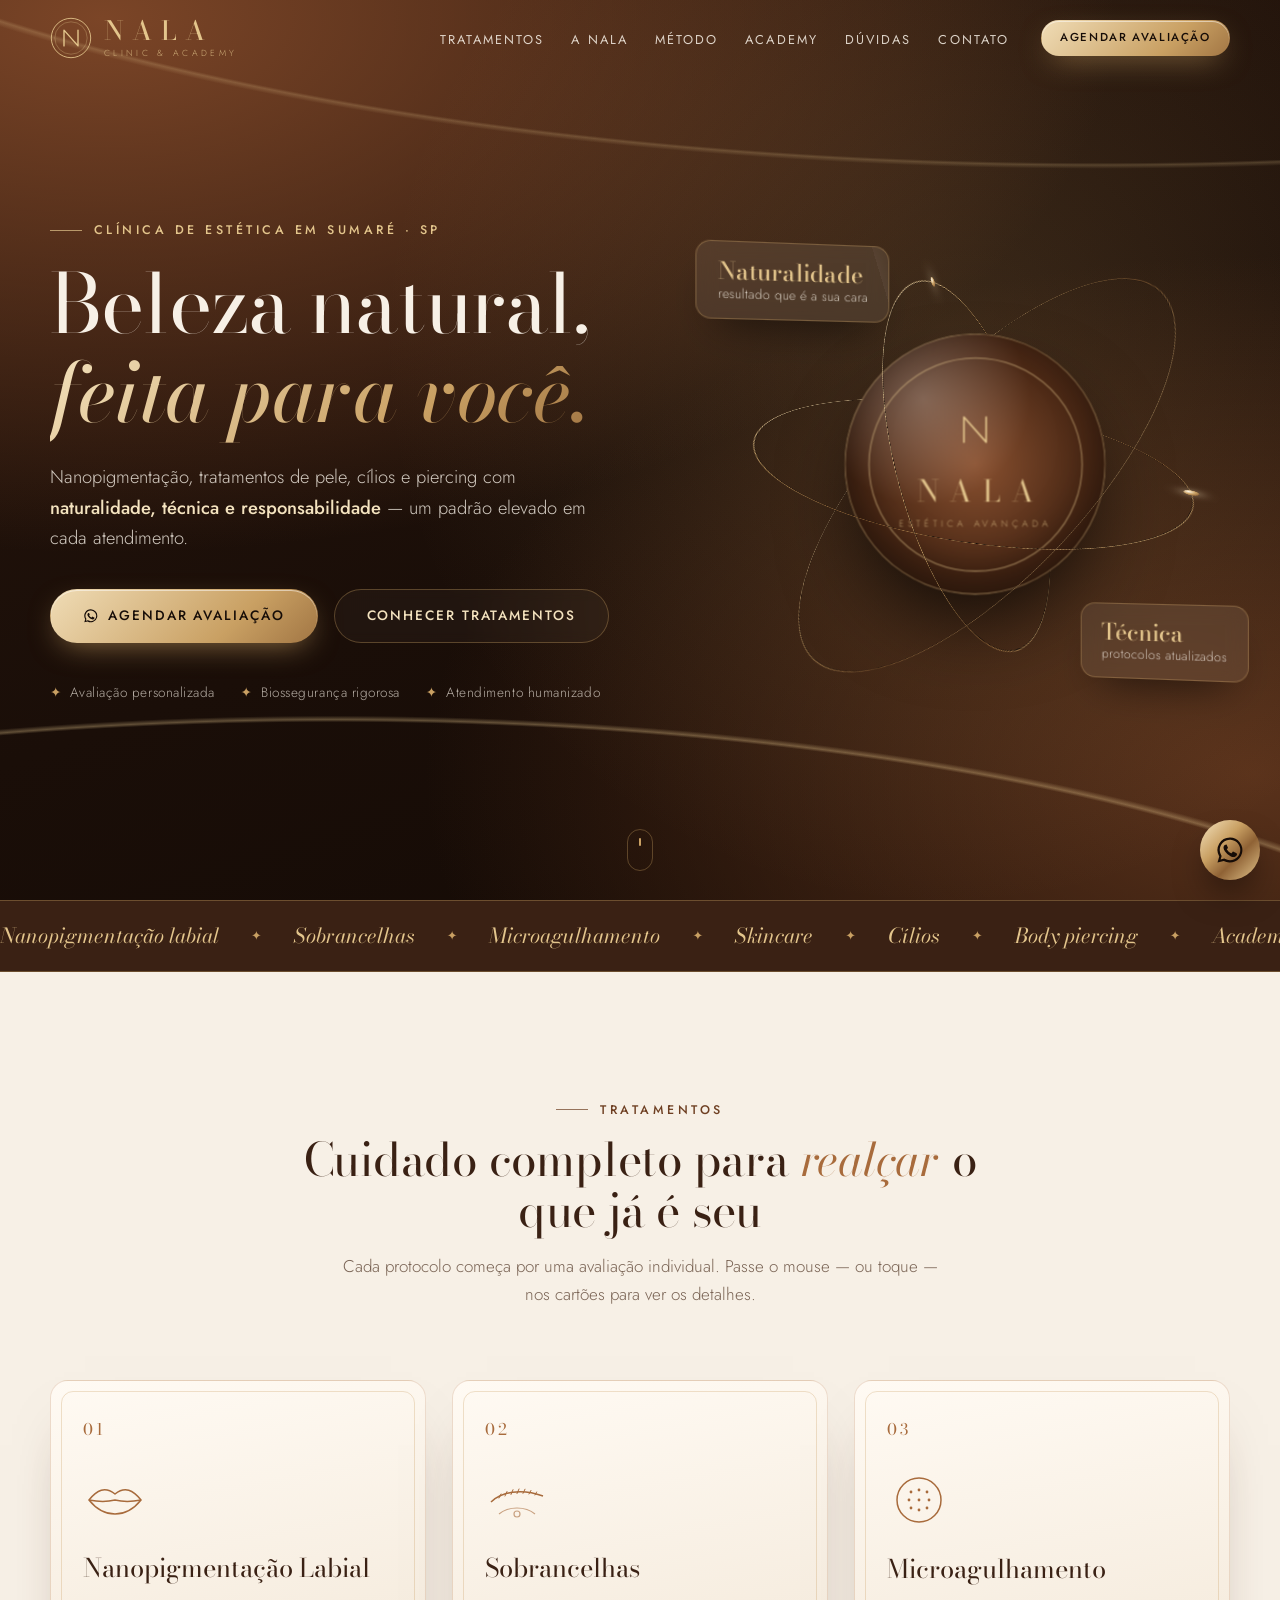
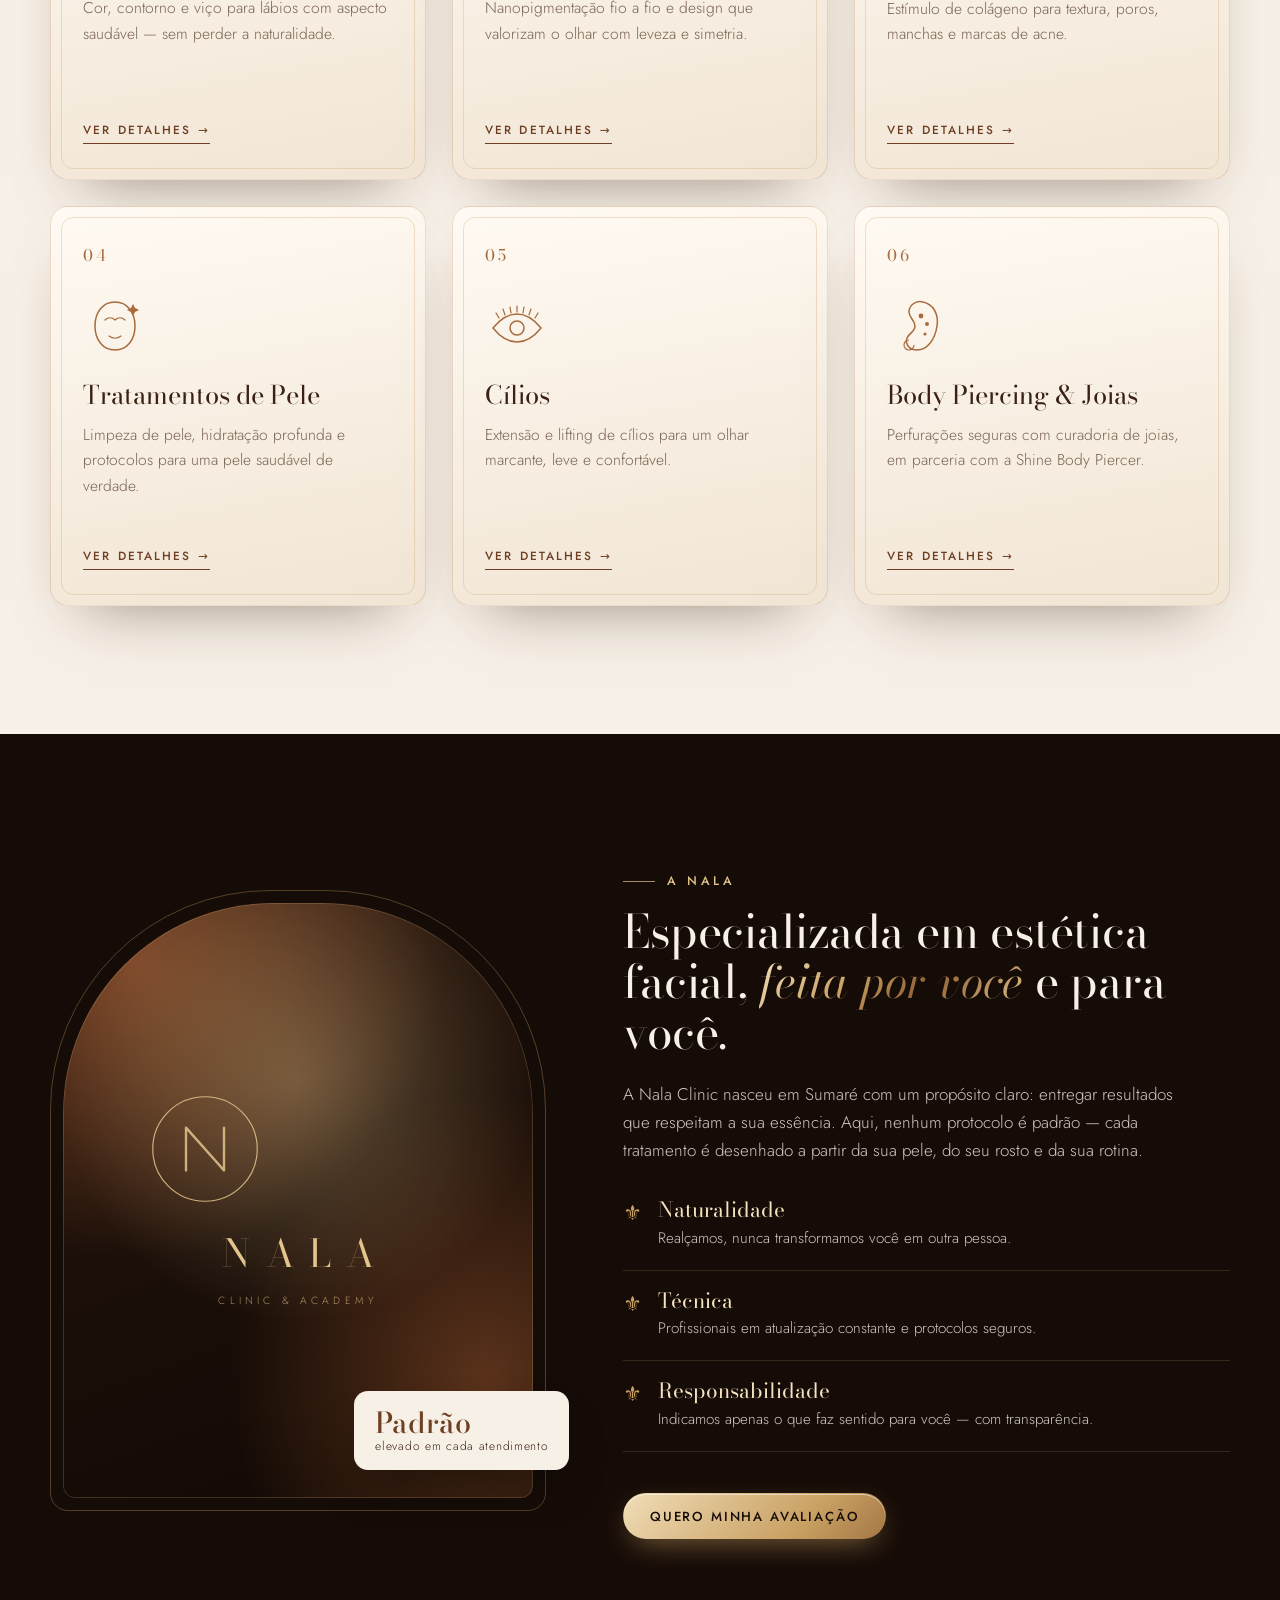
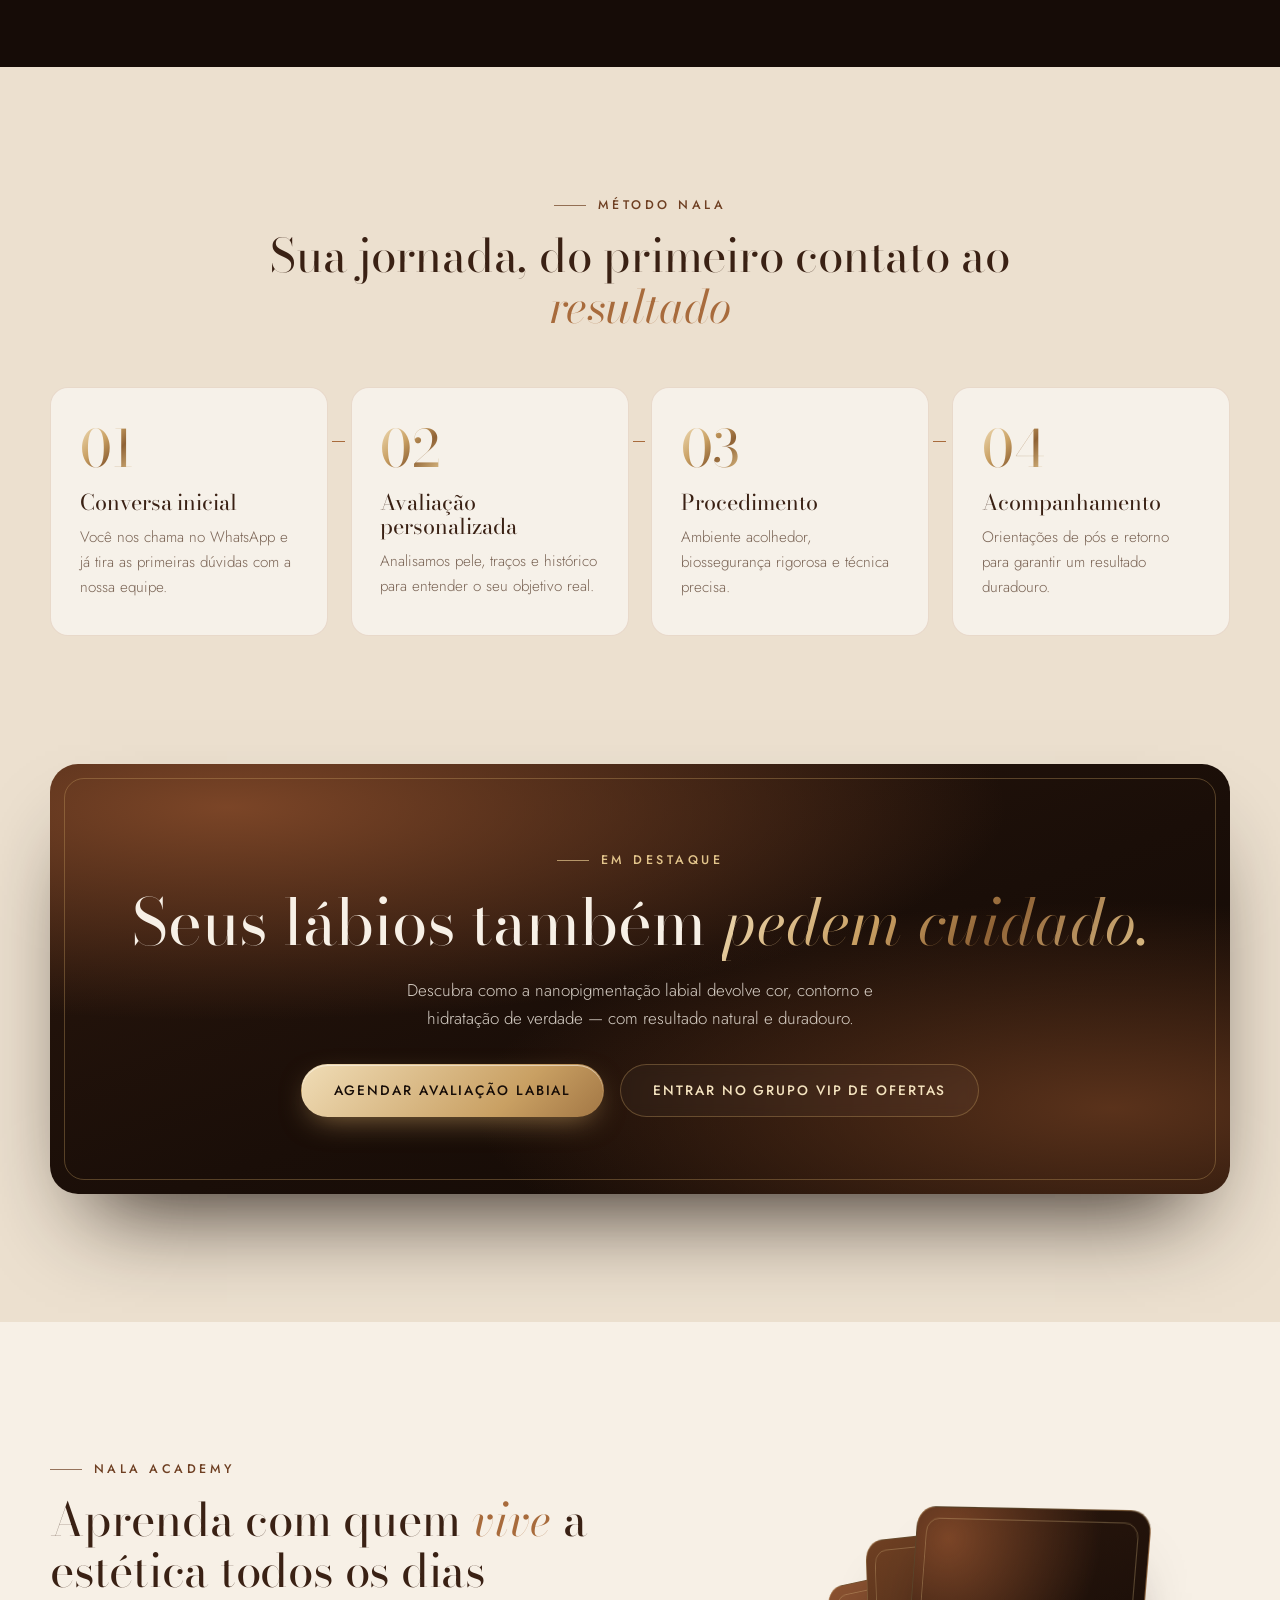
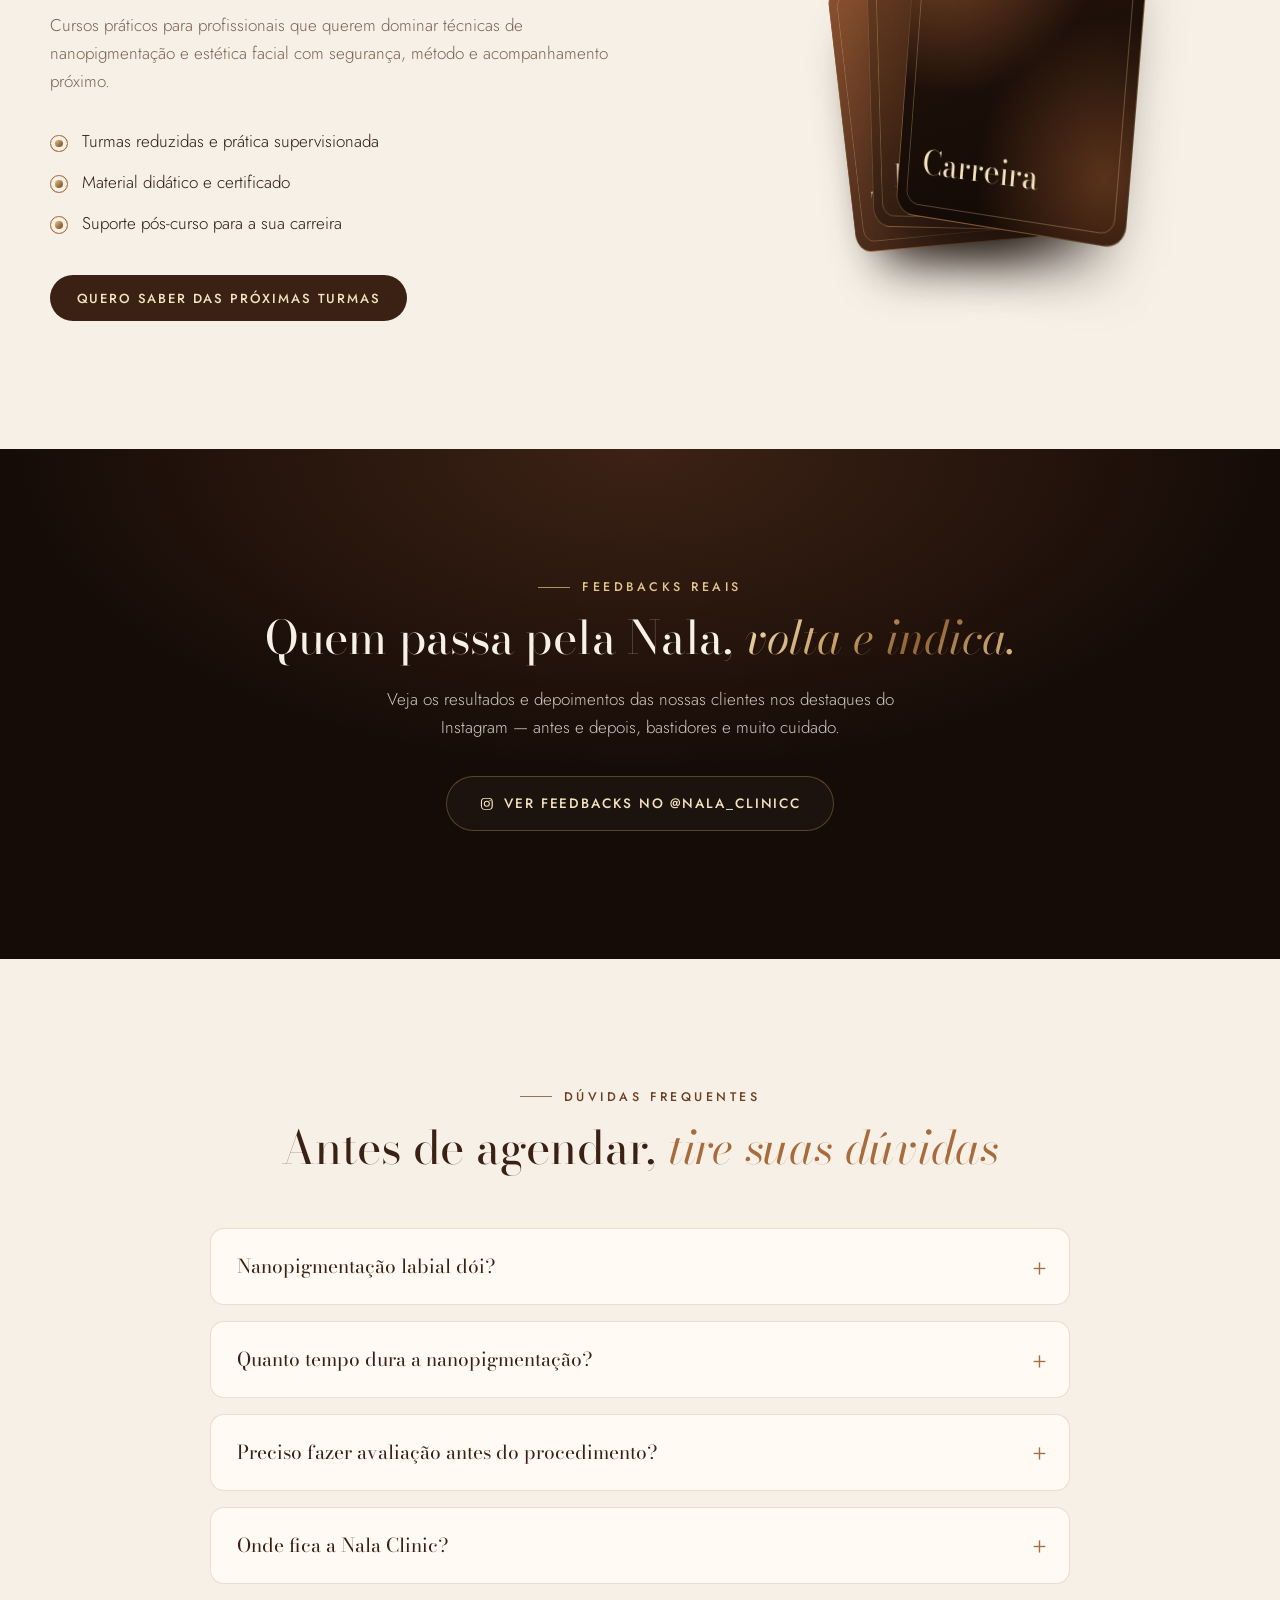
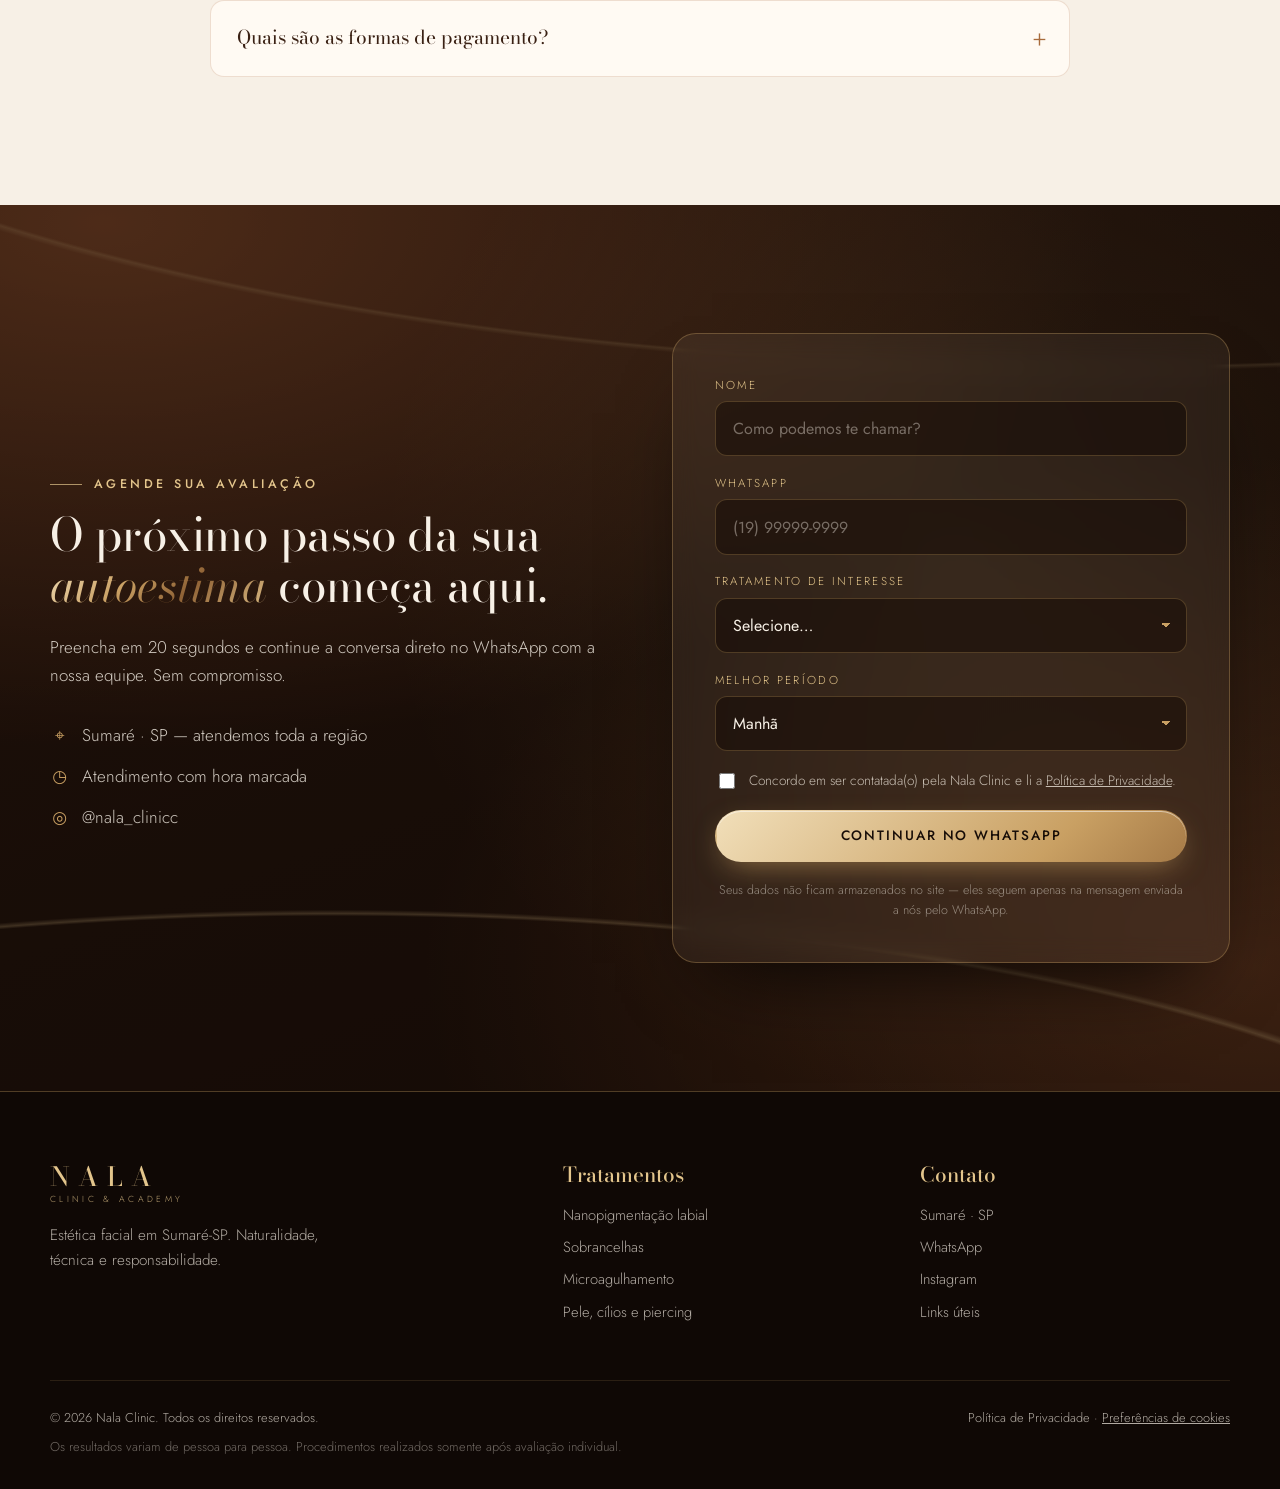
<file: index.html>
<!doctype html>
<html lang="pt-BR">
<head>
  <meta charset="utf-8">
  <meta name="viewport" content="width=device-width, initial-scale=1, viewport-fit=cover">

  <!-- ===== SEO principal ===== -->
  <title>Nala Clinic | Clínica de Estética em Sumaré-SP · Nanopigmentação, Pele e Cílios</title>
  <meta name="description" content="Clínica de estética facial em Sumaré-SP. Nanopigmentação labial e de sobrancelhas, microagulhamento, tratamentos de pele, cílios e body piercing com naturalidade, técnica e responsabilidade. Agende sua avaliação.">
  <meta name="keywords" content="clínica de estética Sumaré, estética facial Sumaré, nanopigmentação labial Sumaré, micropigmentação de sobrancelhas Sumaré, microagulhamento Sumaré, limpeza de pele Sumaré, extensão de cílios Sumaré, piercing Sumaré, Nala Clinic">
  <meta name="author" content="Nala Clinic">
  <meta name="robots" content="index, follow, max-image-preview:large, max-snippet:-1">
  <!-- TROQUE o domínio abaixo (e em og:url, sitemap.xml e robots.txt) pelo domínio oficial -->
  <link rel="canonical" href="https://www.nalaclinic.com.br/">
  <link rel="alternate" hreflang="pt-BR" href="https://www.nalaclinic.com.br/">

  <!-- SEO local -->
  <meta name="geo.region" content="BR-SP">
  <meta name="geo.placename" content="Sumaré">

  <!-- Open Graph / redes sociais -->
  <meta property="og:type" content="website">
  <meta property="og:locale" content="pt_BR">
  <meta property="og:site_name" content="Nala Clinic">
  <meta property="og:title" content="Nala Clinic | Estética Facial em Sumaré-SP">
  <meta property="og:description" content="Naturalidade, técnica e responsabilidade. Nanopigmentação, pele, cílios e piercing com padrão elevado em cada atendimento.">
  <meta property="og:url" content="https://www.nalaclinic.com.br/">
  <meta property="og:image" content="https://www.nalaclinic.com.br/assets/img/og-image.jpg">
  <meta property="og:image:width" content="1200">
  <meta property="og:image:height" content="630">
  <meta property="og:image:alt" content="Nala Clinic — Estética facial em Sumaré">
  <meta name="twitter:card" content="summary_large_image">
  <meta name="twitter:title" content="Nala Clinic | Estética Facial em Sumaré-SP">
  <meta name="twitter:description" content="Nanopigmentação, pele, cílios e piercing com naturalidade e técnica.">
  <meta name="twitter:image" content="https://www.nalaclinic.com.br/assets/img/og-image.jpg">

  <!-- Ícones / PWA -->
  <link rel="icon" href="/assets/img/favicon.svg" type="image/svg+xml">
  <link rel="apple-touch-icon" href="/assets/img/apple-touch-icon.png">
  <link rel="manifest" href="/site.webmanifest">
  <meta name="theme-color" content="#1a0f0a">

  <!-- Fontes -->
  <link rel="preconnect" href="https://fonts.googleapis.com">
  <link rel="preconnect" href="https://fonts.gstatic.com" crossorigin>
  <link rel="stylesheet" href="https://fonts.googleapis.com/css2?family=Bodoni+Moda:ital,opsz,wght@0,6..96,400;0,6..96,500;1,6..96,400;1,6..96,500&family=Jost:wght@300;400;500;600&display=swap">

  <script>document.documentElement.classList.add('js')</script>
  <link rel="stylesheet" href="/assets/css/style.css">
  <script src="/assets/js/main.js" defer></script>

  <!-- Dados estruturados (Google). Complete telephone e streetAddress quando tiver os dados oficiais. -->
  <script type="application/ld+json">
  {
    "@context": "https://schema.org",
    "@graph": [
      {
        "@type": ["BeautySalon", "HealthAndBeautyBusiness"],
        "@id": "https://www.nalaclinic.com.br/#clinica",
        "name": "Nala Clinic",
        "alternateName": "Nala Clinic & Academy",
        "description": "Clínica de estética facial em Sumaré-SP especializada em nanopigmentação, tratamentos de pele, cílios e body piercing.",
        "url": "https://www.nalaclinic.com.br/",
        "image": "https://www.nalaclinic.com.br/assets/img/og-image.jpg",
        "logo": "https://www.nalaclinic.com.br/assets/img/icon-512.png",
        "priceRange": "$$",
        "address": {
          "@type": "PostalAddress",
          "addressLocality": "Sumaré",
          "addressRegion": "SP",
          "addressCountry": "BR"
        },
        "areaServed": ["Sumaré", "Hortolândia", "Nova Odessa", "Americana", "Campinas"],
        "sameAs": [
          "https://www.instagram.com/nala_clinicc/",
          "https://linktr.ee/nalaclinic"
        ],
        "hasOfferCatalog": {
          "@type": "OfferCatalog",
          "name": "Tratamentos estéticos",
          "itemListElement": [
            {"@type": "Offer", "itemOffered": {"@type": "Service", "name": "Nanopigmentação labial"}},
            {"@type": "Offer", "itemOffered": {"@type": "Service", "name": "Nanopigmentação de sobrancelhas"}},
            {"@type": "Offer", "itemOffered": {"@type": "Service", "name": "Microagulhamento"}},
            {"@type": "Offer", "itemOffered": {"@type": "Service", "name": "Tratamentos de pele e limpeza de pele"}},
            {"@type": "Offer", "itemOffered": {"@type": "Service", "name": "Extensão e lifting de cílios"}},
            {"@type": "Offer", "itemOffered": {"@type": "Service", "name": "Body piercing e joias"}}
          ]
        }
      },
      {
        "@type": "WebSite",
        "@id": "https://www.nalaclinic.com.br/#site",
        "url": "https://www.nalaclinic.com.br/",
        "name": "Nala Clinic",
        "inLanguage": "pt-BR",
        "publisher": {"@id": "https://www.nalaclinic.com.br/#clinica"}
      },
      {
        "@type": "FAQPage",
        "mainEntity": [
          {"@type": "Question", "name": "Nanopigmentação labial dói?",
           "acceptedAnswer": {"@type": "Answer", "text": "Utilizamos anestésico tópico e técnica delicada, então a maioria das clientes relata apenas um leve desconforto. Tudo é explicado na avaliação."}},
          {"@type": "Question", "name": "Quanto tempo dura a nanopigmentação?",
           "acceptedAnswer": {"@type": "Answer", "text": "Em média de 1 a 2 anos, variando conforme o tipo de pele, os cuidados pós-procedimento e a exposição solar. Indicamos retoque para manter o resultado."}},
          {"@type": "Question", "name": "Preciso fazer avaliação antes do procedimento?",
           "acceptedAnswer": {"@type": "Answer", "text": "Sim. A avaliação personalizada é o que garante segurança e um resultado natural: analisamos sua pele, seu histórico e o seu objetivo antes de indicar qualquer tratamento."}},
          {"@type": "Question", "name": "Onde fica a Nala Clinic?",
           "acceptedAnswer": {"@type": "Answer", "text": "A Nala Clinic fica em Sumaré-SP e atende também clientes de Hortolândia, Nova Odessa, Americana e Campinas. Fale com a equipe pelo WhatsApp para receber a localização."}},
          {"@type": "Question", "name": "Quais são as formas de pagamento?",
           "acceptedAnswer": {"@type": "Answer", "text": "Aceitamos as principais formas de pagamento, com condições de parcelamento. Consulte as condições atuais pelo WhatsApp."}}
        ]
      }
    ]
  }
  </script>
</head>
<body>
  <a class="skip-link" href="#conteudo">Pular para o conteúdo</a>

  <!-- ================= HEADER ================= -->
  <header class="header" id="topo">
    <div class="container header__inner">
      <a href="#topo" class="logo" aria-label="Nala Clinic — página inicial">
        <span class="logo__mark" aria-hidden="true">
          <svg viewBox="0 0 48 48"><circle cx="24" cy="24" r="22.5" fill="none" stroke="currentColor" stroke-width="1"/><circle cx="24" cy="24" r="18.5" fill="none" stroke="currentColor" stroke-width=".6" opacity=".6"/><path d="M16 33V15l16 18V15" fill="none" stroke="currentColor" stroke-width="1.6" stroke-linecap="round" stroke-linejoin="round"/></svg>
        </span>
        <span class="logo__text">
          <span class="logo__name">NALA</span>
          <span class="logo__sub">Clinic &amp; Academy</span>
        </span>
      </a>

      <nav class="nav" id="menu" aria-label="Navegação principal">
        <ul>
          <li><a href="#tratamentos">Tratamentos</a></li>
          <li><a href="#sobre">A Nala</a></li>
          <li><a href="#metodo">Método</a></li>
          <li><a href="#academy">Academy</a></li>
          <li><a href="#faq">Dúvidas</a></li>
          <li><a href="#contato">Contato</a></li>
        </ul>
        <a href="#contato" class="btn btn--gold btn--sm nav__cta" data-wa="Olá! Vim pelo site e gostaria de agendar uma avaliação na Nala Clinic." data-track="header">Agendar avaliação</a>
      </nav>

      <button class="menu-toggle" aria-label="Abrir menu" aria-expanded="false" aria-controls="menu">
        <span></span><span></span><span></span>
      </button>
    </div>
  </header>

  <main id="conteudo">

    <!-- ================= HERO ================= -->
    <section class="hero" aria-labelledby="hero-title">
      <div class="hero__satin" aria-hidden="true"></div>
      <div class="container hero__grid">
        <div class="hero__copy">
          <h1 id="hero-title" class="hero__title">
            <span class="eyebrow" data-reveal>Clínica de Estética em Sumaré&nbsp;·&nbsp;SP</span>
            <span class="hero__line" data-reveal>Beleza natural,</span>
            <span class="hero__line hero__line--accent" data-reveal><em>feita para você.</em></span>
          </h1>
          <p class="hero__lead" data-reveal>
            Nanopigmentação, tratamentos de pele, cílios e piercing com
            <strong>naturalidade, técnica e responsabilidade</strong> — um padrão elevado em cada atendimento.
          </p>
          <div class="hero__actions" data-reveal>
            <a href="#contato" class="btn btn--gold btn--lg" data-wa="Olá! Vim pelo site e quero agendar minha avaliação personalizada na Nala Clinic." data-track="hero">
              <svg class="ico" viewBox="0 0 24 24" aria-hidden="true"><path fill="currentColor" d="M12 2a10 10 0 0 0-8.6 15.1L2 22l5-1.3A10 10 0 1 0 12 2Zm0 18.2a8.2 8.2 0 0 1-4.2-1.2l-.3-.2-3 .8.8-2.9-.2-.3A8.2 8.2 0 1 1 12 20.2Zm4.5-6.1c-.2-.1-1.5-.7-1.7-.8s-.4-.1-.6.1-.7.8-.8 1-.3.2-.5.1a6.7 6.7 0 0 1-3.4-2.9c-.3-.4.3-.4.8-1.3.1-.2 0-.3 0-.4l-.8-1.8c-.2-.5-.4-.4-.6-.4h-.5a1 1 0 0 0-.7.3 3 3 0 0 0-.9 2.2 5.2 5.2 0 0 0 1.1 2.7 11.8 11.8 0 0 0 4.5 4c1.7.7 2.3.8 3.2.6a2.7 2.7 0 0 0 1.8-1.3 2.2 2.2 0 0 0 .2-1.3c-.1-.1-.3-.2-.5-.3Z"/></svg>
              Agendar avaliação
            </a>
            <a href="#tratamentos" class="btn btn--ghost btn--lg">Conhecer tratamentos</a>
          </div>
          <ul class="hero__trust" data-reveal>
            <li><span aria-hidden="true">✦</span> Avaliação personalizada</li>
            <li><span aria-hidden="true">✦</span> Biossegurança rigorosa</li>
            <li><span aria-hidden="true">✦</span> Atendimento humanizado</li>
          </ul>
        </div>

        <!-- Cena 3D -->
        <div class="hero__visual" aria-hidden="true">
          <div class="scene" data-parallax>
            <div class="orbit">
              <span class="ring ring--1"></span>
              <span class="ring ring--2"></span>
              <span class="ring ring--3"></span>
              <span class="pearl pearl--1"></span>
              <span class="pearl pearl--2"></span>
            </div>
            <div class="medallion">
              <div class="medallion__inner">
                <svg viewBox="0 0 48 48"><path d="M16 33V15l16 18V15" fill="none" stroke="currentColor" stroke-width="1.2" stroke-linecap="round" stroke-linejoin="round"/></svg>
                <span class="medallion__word">NALA</span>
                <span class="medallion__sub">estética avançada</span>
              </div>
            </div>
            <div class="float-card float-card--a"><strong>Naturalidade</strong><span>resultado que é a sua cara</span></div>
            <div class="float-card float-card--b"><strong>Técnica</strong><span>protocolos atualizados</span></div>
          </div>
        </div>
      </div>
      <a href="#tratamentos" class="hero__scroll" aria-label="Rolar para os tratamentos"><span></span></a>
    </section>

    <!-- ================= MARQUEE ================= -->
    <div class="marquee" aria-hidden="true">
      <div class="marquee__track">
        <span>Nanopigmentação labial</span><i>✦</i><span>Sobrancelhas</span><i>✦</i><span>Microagulhamento</span><i>✦</i><span>Skincare</span><i>✦</i><span>Cílios</span><i>✦</i><span>Body piercing</span><i>✦</i><span>Academy</span><i>✦</i>
        <span>Nanopigmentação labial</span><i>✦</i><span>Sobrancelhas</span><i>✦</i><span>Microagulhamento</span><i>✦</i><span>Skincare</span><i>✦</i><span>Cílios</span><i>✦</i><span>Body piercing</span><i>✦</i><span>Academy</span><i>✦</i>
      </div>
    </div>

    <!-- ================= TRATAMENTOS ================= -->
    <section class="section section--cream" id="tratamentos" aria-labelledby="trat-title">
      <div class="container">
        <header class="section__head" data-reveal>
          <span class="eyebrow eyebrow--dark">Tratamentos</span>
          <h2 id="trat-title" class="section__title">Cuidado completo para <em>realçar</em> o que já é seu</h2>
          <p class="section__lead">Cada protocolo começa por uma avaliação individual. Passe o mouse — ou toque — nos cartões para ver os detalhes.</p>
        </header>

        <div class="cards">
          <!-- 1 -->
          <article class="flip" data-reveal>
            <div class="flip__inner">
              <div class="flip__face flip__front">
                <span class="flip__num">01</span>
                <svg class="flip__icon" viewBox="0 0 64 64" aria-hidden="true"><path d="M6 32c8-10 16-14 26-6 10-8 18-4 26 6-8 10-16 14-26 14S14 42 6 32Z" fill="none" stroke="currentColor" stroke-width="1.5"/><path d="M6 32c10 2 18 2 26 0 8 2 16 2 26 0" fill="none" stroke="currentColor" stroke-width="1.5"/></svg>
                <h3>Nanopigmentação Labial</h3>
                <p>Cor, contorno e viço para lábios com aspecto saudável — sem perder a naturalidade.</p>
                <button class="flip__btn" type="button">Ver detalhes <span aria-hidden="true">→</span></button>
              </div>
              <div class="flip__face flip__back">
                <h3>Nanopigmentação Labial</h3>
                <ul>
                  <li>Corrige assimetrias e uniformiza o tom</li>
                  <li>Efeito “boca corada” ao acordar</li>
                  <li>Paleta personalizada ao seu tom de pele</li>
                  <li>Protocolo de cuidados pós-procedimento</li>
                </ul>
                <a href="#contato" class="btn btn--gold btn--sm" data-wa="Olá! Tenho interesse em Nanopigmentação Labial e gostaria de agendar uma avaliação." data-track="labial">Quero meus lábios assim</a>
              </div>
            </div>
          </article>
          <!-- 2 -->
          <article class="flip" data-reveal>
            <div class="flip__inner">
              <div class="flip__face flip__front">
                <span class="flip__num">02</span>
                <svg class="flip__icon" viewBox="0 0 64 64" aria-hidden="true"><path d="M6 34c10-10 30-14 52-6" fill="none" stroke="currentColor" stroke-width="1.5"/><path d="M14 30l2-4M20 28l2-4.5M26 26.5l2-4.8M32 25.6l2-4.6M38 25.4l2-4.2M44 26l2-3.6M50 27l1.6-3" stroke="currentColor" stroke-width="1" stroke-linecap="round"/><path d="M14 46c6-5 14-6 18-6s12 1 18 6" fill="none" stroke="currentColor" stroke-width="1.2" opacity=".6"/><circle cx="32" cy="46" r="3" fill="none" stroke="currentColor" stroke-width="1.2" opacity=".6"/></svg>
                <h3>Sobrancelhas</h3>
                <p>Nanopigmentação fio a fio e design que valorizam o olhar com leveza e simetria.</p>
                <button class="flip__btn" type="button">Ver detalhes <span aria-hidden="true">→</span></button>
              </div>
              <div class="flip__face flip__back">
                <h3>Sobrancelhas</h3>
                <ul>
                  <li>Técnica fio a fio de aspecto natural</li>
                  <li>Visagismo para o formato do seu rosto</li>
                  <li>Preenche falhas e devolve definição</li>
                  <li>Ideal para rotina prática no dia a dia</li>
                </ul>
                <a href="#contato" class="btn btn--gold btn--sm" data-wa="Olá! Tenho interesse em Nanopigmentação de Sobrancelhas e gostaria de agendar uma avaliação." data-track="sobrancelhas">Quero agendar</a>
              </div>
            </div>
          </article>
          <!-- 3 -->
          <article class="flip" data-reveal>
            <div class="flip__inner">
              <div class="flip__face flip__front">
                <span class="flip__num">03</span>
                <svg class="flip__icon" viewBox="0 0 64 64" aria-hidden="true"><circle cx="32" cy="32" r="22" fill="none" stroke="currentColor" stroke-width="1.5"/><g fill="currentColor"><circle cx="24" cy="24" r="1.4"/><circle cx="32" cy="22" r="1.4"/><circle cx="40" cy="24" r="1.4"/><circle cx="22" cy="32" r="1.4"/><circle cx="32" cy="32" r="1.4"/><circle cx="42" cy="32" r="1.4"/><circle cx="24" cy="40" r="1.4"/><circle cx="32" cy="42" r="1.4"/><circle cx="40" cy="40" r="1.4"/></g></svg>
                <h3>Microagulhamento</h3>
                <p>Estímulo de colágeno para textura, poros, manchas e marcas de acne.</p>
                <button class="flip__btn" type="button">Ver detalhes <span aria-hidden="true">→</span></button>
              </div>
              <div class="flip__face flip__back">
                <h3>Microagulhamento</h3>
                <ul>
                  <li>Melhora textura e viço da pele</li>
                  <li>Auxilia em cicatrizes de acne e poros</li>
                  <li>Potencializa ativos dermocosméticos</li>
                  <li>Indicação feita após avaliação da pele</li>
                </ul>
                <a href="#contato" class="btn btn--gold btn--sm" data-wa="Olá! Tenho interesse em Microagulhamento e gostaria de agendar uma avaliação." data-track="microagulhamento">Avaliar minha pele</a>
              </div>
            </div>
          </article>
          <!-- 4 -->
          <article class="flip" data-reveal>
            <div class="flip__inner">
              <div class="flip__face flip__front">
                <span class="flip__num">04</span>
                <svg class="flip__icon" viewBox="0 0 64 64" aria-hidden="true"><path d="M32 8c-12 0-20 10-20 24s8 24 20 24 20-10 20-24S44 8 32 8Z" fill="none" stroke="currentColor" stroke-width="1.5"/><path d="M22 26c3-3 7-3 10 0M32 26c3-3 7-3 10 0M26 42c4 3 8 3 12 0" fill="none" stroke="currentColor" stroke-width="1.2" stroke-linecap="round"/><path d="M50 10l2 4 4 2-4 2-2 4-2-4-4-2 4-2Z" fill="currentColor"/></svg>
                <h3>Tratamentos de Pele</h3>
                <p>Limpeza de pele, hidratação profunda e protocolos para uma pele saudável de verdade.</p>
                <button class="flip__btn" type="button">Ver detalhes <span aria-hidden="true">→</span></button>
              </div>
              <div class="flip__face flip__back">
                <h3>Tratamentos de Pele</h3>
                <ul>
                  <li>Limpeza de pele profunda</li>
                  <li>Hidratação e revitalização facial</li>
                  <li>Controle de oleosidade e acne</li>
                  <li>Home care orientado para casa</li>
                </ul>
                <a href="#contato" class="btn btn--gold btn--sm" data-wa="Olá! Gostaria de saber mais sobre os Tratamentos de Pele e agendar uma avaliação." data-track="pele">Cuidar da minha pele</a>
              </div>
            </div>
          </article>
          <!-- 5 -->
          <article class="flip" data-reveal>
            <div class="flip__inner">
              <div class="flip__face flip__front">
                <span class="flip__num">05</span>
                <svg class="flip__icon" viewBox="0 0 64 64" aria-hidden="true"><path d="M8 34c8-10 16-14 24-14s16 4 24 14c-8 10-16 14-24 14S16 44 8 34Z" fill="none" stroke="currentColor" stroke-width="1.5"/><circle cx="32" cy="34" r="7" fill="none" stroke="currentColor" stroke-width="1.5"/><path d="M14 24l-3-5M20 21l-2-6M26 19l-1-6M32 18v-6M38 19l1-6M44 21l2-6M50 24l3-5" stroke="currentColor" stroke-width="1.2" stroke-linecap="round"/></svg>
                <h3>Cílios</h3>
                <p>Extensão e lifting de cílios para um olhar marcante, leve e confortável.</p>
                <button class="flip__btn" type="button">Ver detalhes <span aria-hidden="true">→</span></button>
              </div>
              <div class="flip__face flip__back">
                <h3>Cílios</h3>
                <ul>
                  <li>Extensão com mapping personalizado</li>
                  <li>Lash lifting e curvatura natural</li>
                  <li>Materiais hipoalergênicos</li>
                  <li>Acorde pronta, sem máscara</li>
                </ul>
                <a href="#contato" class="btn btn--gold btn--sm" data-wa="Olá! Tenho interesse em procedimentos de Cílios e gostaria de agendar um horário." data-track="cilios">Quero agendar</a>
              </div>
            </div>
          </article>
          <!-- 6 -->
          <article class="flip" data-reveal>
            <div class="flip__inner">
              <div class="flip__face flip__front">
                <span class="flip__num">06</span>
                <svg class="flip__icon" viewBox="0 0 64 64" aria-hidden="true"><path d="M36 8c10 2 16 12 14 24-2 14-10 24-20 24-8 0-12-6-10-12 2-5 8-6 8-12s-6-8-6-14c0-6 6-12 14-10Z" fill="none" stroke="currentColor" stroke-width="1.5"/><circle cx="34" cy="22" r="2.4" fill="currentColor"/><circle cx="40" cy="30" r="2" fill="currentColor"/><circle cx="38" cy="40" r="1.6" fill="currentColor"/><path d="M22 46a5 5 0 1 0 5 5" fill="none" stroke="currentColor" stroke-width="1.2"/></svg>
                <h3>Body Piercing &amp; Joias</h3>
                <p>Perfurações seguras com curadoria de joias, em parceria com a Shine Body Piercer.</p>
                <button class="flip__btn" type="button">Ver detalhes <span aria-hidden="true">→</span></button>
              </div>
              <div class="flip__face flip__back">
                <h3>Body Piercing &amp; Joias</h3>
                <ul>
                  <li>Material esterilizado e descartável</li>
                  <li>Joias selecionadas que encantam</li>
                  <li>Composição de orelha personalizada</li>
                  <li>Kit de cuidados pós-perfuração</li>
                </ul>
                <a href="#contato" class="btn btn--gold btn--sm" data-wa="Olá! Tenho interesse em Body Piercing e joias. Pode me passar mais informações?" data-track="piercing">Montar minha composição</a>
              </div>
            </div>
          </article>
        </div>
      </div>
    </section>

    <!-- ================= SOBRE ================= -->
    <section class="section section--dark about" id="sobre" aria-labelledby="sobre-title">
      <div class="container about__grid">
        <div class="about__media" data-reveal="left">
          <div class="photo-frame" data-tilt>
            <!-- Substitua assets/img/sobre.webp por uma foto real da equipe/clínica (ex.: 900x1100) -->
            <div class="photo-frame__img photo-frame__img--placeholder" role="img" aria-label="Nala Clinic — estética facial em Sumaré">
              <div aria-hidden="true">
                <svg viewBox="0 0 48 48"><circle cx="24" cy="24" r="22" fill="none" stroke="currentColor" stroke-width=".5"/><path d="M16 33V15l16 18V15" fill="none" stroke="currentColor" stroke-width="1" stroke-linecap="round" stroke-linejoin="round"/></svg>
                <span>NALA</span><small>Clinic &amp; Academy</small>
              </div>
            </div>
            <div class="photo-frame__badge">
              <strong>Padrão</strong>
              <span>elevado em cada atendimento</span>
            </div>
          </div>
        </div>
        <div class="about__copy" data-reveal="right">
          <span class="eyebrow">A Nala</span>
          <h2 id="sobre-title" class="section__title section__title--light">Especializada em estética facial, <em>feita por você</em> e para você.</h2>
          <p>A Nala Clinic nasceu em Sumaré com um propósito claro: entregar resultados que respeitam a sua essência. Aqui, nenhum protocolo é padrão — cada tratamento é desenhado a partir da sua pele, do seu rosto e da sua rotina.</p>
          <div class="pillars">
            <div class="pillar"><span class="pillar__icon" aria-hidden="true">⚜</span><div><h3>Naturalidade</h3><p>Realçamos, nunca transformamos você em outra pessoa.</p></div></div>
            <div class="pillar"><span class="pillar__icon" aria-hidden="true">⚜</span><div><h3>Técnica</h3><p>Profissionais em atualização constante e protocolos seguros.</p></div></div>
            <div class="pillar"><span class="pillar__icon" aria-hidden="true">⚜</span><div><h3>Responsabilidade</h3><p>Indicamos apenas o que faz sentido para você — com transparência.</p></div></div>
          </div>
          <a href="#contato" class="btn btn--gold" data-wa="Olá! Quero conhecer a Nala Clinic e agendar uma avaliação." data-track="sobre">Quero minha avaliação</a>
        </div>
      </div>
    </section>

    <!-- ================= MÉTODO ================= -->
    <section class="section section--sand" id="metodo" aria-labelledby="metodo-title">
      <div class="container">
        <header class="section__head" data-reveal>
          <span class="eyebrow eyebrow--dark">Método Nala</span>
          <h2 id="metodo-title" class="section__title">Sua jornada, do primeiro contato ao <em>resultado</em></h2>
        </header>
        <ol class="steps">
          <li class="step" data-reveal data-tilt><span class="step__n">01</span><h3>Conversa inicial</h3><p>Você nos chama no WhatsApp e já tira as primeiras dúvidas com a nossa equipe.</p></li>
          <li class="step" data-reveal data-tilt><span class="step__n">02</span><h3>Avaliação personalizada</h3><p>Analisamos pele, traços e histórico para entender o seu objetivo real.</p></li>
          <li class="step" data-reveal data-tilt><span class="step__n">03</span><h3>Procedimento</h3><p>Ambiente acolhedor, biossegurança rigorosa e técnica precisa.</p></li>
          <li class="step" data-reveal data-tilt><span class="step__n">04</span><h3>Acompanhamento</h3><p>Orientações de pós e retorno para garantir um resultado duradouro.</p></li>
        </ol>
      </div>
    </section>

    <!-- ================= DESTAQUE ================= -->
    <section class="spotlight" aria-labelledby="spot-title">
      <div class="container spotlight__inner" data-reveal>
        <div class="spotlight__card" data-tilt>
          <span class="eyebrow">Em destaque</span>
          <h2 id="spot-title">Seus lábios também <em>pedem cuidado.</em></h2>
          <p>Descubra como a nanopigmentação labial devolve cor, contorno e hidratação de verdade — com resultado natural e duradouro.</p>
          <div class="spotlight__actions">
            <a href="#contato" class="btn btn--gold btn--lg" data-wa="Olá! Vi o destaque de Nanopigmentação Labial no site e quero agendar minha avaliação." data-track="destaque">Agendar avaliação labial</a>
            <a href="https://linktr.ee/nalaclinic" class="btn btn--ghost btn--lg" target="_blank" rel="noopener" data-track="grupo-vip">Entrar no grupo VIP de ofertas</a>
          </div>
        </div>
      </div>
    </section>

    <!-- ================= ACADEMY ================= -->
    <section class="section section--cream" id="academy" aria-labelledby="academy-title">
      <div class="container academy">
        <div class="academy__copy" data-reveal="left">
          <span class="eyebrow eyebrow--dark">Nala Academy</span>
          <h2 id="academy-title" class="section__title">Aprenda com quem <em>vive</em> a estética todos os dias</h2>
          <p class="section__lead">Cursos práticos para profissionais que querem dominar técnicas de nanopigmentação e estética facial com segurança, método e acompanhamento próximo.</p>
          <ul class="checks">
            <li>Turmas reduzidas e prática supervisionada</li>
            <li>Material didático e certificado</li>
            <li>Suporte pós-curso para a sua carreira</li>
          </ul>
          <a href="#contato" class="btn btn--dark" data-wa="Olá! Tenho interesse nos cursos da Nala Academy. Pode me enviar as próximas turmas?" data-track="academy">Quero saber das próximas turmas</a>
        </div>
        <div class="academy__visual" data-reveal="right" aria-hidden="true">
          <div class="stack">
            <div class="stack__card stack__card--1"><span>Teoria</span></div>
            <div class="stack__card stack__card--2"><span>Prática</span></div>
            <div class="stack__card stack__card--3"><span>Carreira</span></div>
          </div>
        </div>
      </div>
    </section>

    <!-- ================= FEEDBACKS ================= -->
    <section class="section section--dark social" aria-labelledby="social-title">
      <div class="container social__inner" data-reveal>
        <span class="eyebrow">Feedbacks reais</span>
        <h2 id="social-title" class="section__title section__title--light">Quem passa pela Nala, <em>volta e indica.</em></h2>
        <p>Veja os resultados e depoimentos das nossas clientes nos destaques do Instagram — antes e depois, bastidores e muito cuidado.</p>
        <a href="https://www.instagram.com/nala_clinicc/" class="btn btn--ghost btn--lg" target="_blank" rel="noopener" data-track="instagram">
          <svg class="ico" viewBox="0 0 24 24" aria-hidden="true"><path fill="currentColor" d="M12 7.3A4.7 4.7 0 1 0 16.7 12 4.7 4.7 0 0 0 12 7.3Zm0 7.8A3.1 3.1 0 1 1 15.1 12 3.1 3.1 0 0 1 12 15.1Zm6-8a1.1 1.1 0 1 1-1.1-1.1A1.1 1.1 0 0 1 18 7.1ZM21 8.1a5.4 5.4 0 0 0-1.5-3.8A5.4 5.4 0 0 0 15.9 3C14.3 2.9 9.7 2.9 8.1 3a5.4 5.4 0 0 0-3.8 1.5A5.4 5.4 0 0 0 3 8.1c-.1 1.6-.1 6.2 0 7.8a5.4 5.4 0 0 0 1.5 3.8A5.4 5.4 0 0 0 8.1 21c1.6.1 6.2.1 7.8 0a5.4 5.4 0 0 0 3.8-1.5 5.4 5.4 0 0 0 1.5-3.8c.1-1.6.1-6.2 0-7.8Zm-2 9.5a3.1 3.1 0 0 1-1.8 1.8c-1.2.5-4.1.4-5.2.4s-4 .1-5.2-.4A3.1 3.1 0 0 1 5 17.6c-.5-1.2-.4-4.1-.4-5.6s-.1-4.3.4-5.5A3.1 3.1 0 0 1 6.8 4.7c1.2-.5 4.1-.4 5.2-.4s4-.1 5.2.4A3.1 3.1 0 0 1 19 6.5c.5 1.2.4 4.1.4 5.5s.1 4.4-.4 5.6Z"/></svg>
          Ver feedbacks no @nala_clinicc
        </a>
      </div>
    </section>

    <!-- ================= FAQ ================= -->
    <section class="section section--cream" id="faq" aria-labelledby="faq-title">
      <div class="container faq">
        <header class="section__head" data-reveal>
          <span class="eyebrow eyebrow--dark">Dúvidas frequentes</span>
          <h2 id="faq-title" class="section__title">Antes de agendar, <em>tire suas dúvidas</em></h2>
        </header>
        <div class="faq__list" data-reveal>
          <details>
            <summary>Nanopigmentação labial dói?</summary>
            <p>Utilizamos anestésico tópico e técnica delicada, então a maioria das clientes relata apenas um leve desconforto. Tudo é explicado na avaliação.</p>
          </details>
          <details>
            <summary>Quanto tempo dura a nanopigmentação?</summary>
            <p>Em média de 1 a 2 anos, variando conforme o tipo de pele, os cuidados pós-procedimento e a exposição solar. Indicamos retoque para manter o resultado.</p>
          </details>
          <details>
            <summary>Preciso fazer avaliação antes do procedimento?</summary>
            <p>Sim. A avaliação personalizada é o que garante segurança e um resultado natural: analisamos sua pele, seu histórico e o seu objetivo antes de indicar qualquer tratamento.</p>
          </details>
          <details>
            <summary>Onde fica a Nala Clinic?</summary>
            <p>A Nala Clinic fica em Sumaré-SP e atende também clientes de Hortolândia, Nova Odessa, Americana e Campinas. Fale com a equipe pelo WhatsApp para receber a localização.</p>
          </details>
          <details>
            <summary>Quais são as formas de pagamento?</summary>
            <p>Aceitamos as principais formas de pagamento, com condições de parcelamento. Consulte as condições atuais pelo WhatsApp.</p>
          </details>
        </div>
      </div>
    </section>

    <!-- ================= CONTATO / CTA FINAL ================= -->
    <section class="section section--dark contact" id="contato" aria-labelledby="contato-title">
      <div class="hero__satin hero__satin--soft" aria-hidden="true"></div>
      <div class="container contact__grid">
        <div class="contact__copy" data-reveal="left">
          <span class="eyebrow">Agende sua avaliação</span>
          <h2 id="contato-title" class="section__title section__title--light">O próximo passo da sua <em>autoestima</em> começa aqui.</h2>
          <p>Preencha em 20 segundos e continue a conversa direto no WhatsApp com a nossa equipe. Sem compromisso.</p>
          <ul class="contact__info">
            <li><span aria-hidden="true">⌖</span> Sumaré · SP — atendemos toda a região</li>
            <li><span aria-hidden="true">◷</span> Atendimento com hora marcada</li>
            <li><a href="https://www.instagram.com/nala_clinicc/" target="_blank" rel="noopener"><span aria-hidden="true">◎</span> @nala_clinicc</a></li>
          </ul>
        </div>

        <form class="form" id="lead-form" novalidate data-reveal="right" aria-describedby="form-note">
          <div class="form__row">
            <label for="f-nome">Nome</label>
            <input id="f-nome" name="nome" type="text" autocomplete="given-name" required maxlength="60" placeholder="Como podemos te chamar?">
          </div>
          <div class="form__row">
            <label for="f-tel">WhatsApp</label>
            <input id="f-tel" name="telefone" type="tel" inputmode="tel" autocomplete="tel-national" required maxlength="16" placeholder="(19) 99999-9999">
          </div>
          <div class="form__row">
            <label for="f-trat">Tratamento de interesse</label>
            <select id="f-trat" name="tratamento" required>
              <option value="">Selecione…</option>
              <option>Nanopigmentação labial</option>
              <option>Sobrancelhas</option>
              <option>Microagulhamento</option>
              <option>Tratamentos de pele</option>
              <option>Cílios</option>
              <option>Body piercing &amp; joias</option>
              <option>Cursos Nala Academy</option>
              <option>Ainda não sei — quero uma avaliação</option>
            </select>
          </div>
          <div class="form__row">
            <label for="f-hora">Melhor período</label>
            <select id="f-hora" name="periodo">
              <option>Manhã</option>
              <option>Tarde</option>
              <option>Noite</option>
            </select>
          </div>
          <label class="form__consent">
            <input type="checkbox" name="consent" required>
            <span>Concordo em ser contatada(o) pela Nala Clinic e li a <a href="/politica-de-privacidade.html">Política de Privacidade</a>.</span>
          </label>
          <p class="form__error" role="alert" aria-live="polite"></p>
          <button class="btn btn--gold btn--lg btn--block" type="submit">Continuar no WhatsApp</button>
          <p class="form__note" id="form-note">Seus dados não ficam armazenados no site — eles seguem apenas na mensagem enviada a nós pelo WhatsApp.</p>
        </form>
      </div>
    </section>
  </main>

  <!-- ================= FOOTER ================= -->
  <footer class="footer">
    <div class="container footer__grid">
      <div>
        <a href="#topo" class="logo logo--footer" aria-label="Nala Clinic — voltar ao topo">
          <span class="logo__text"><span class="logo__name">NALA</span><span class="logo__sub">Clinic &amp; Academy</span></span>
        </a>
        <p class="footer__tag">Estética facial em Sumaré-SP. Naturalidade, técnica e responsabilidade.</p>
      </div>
      <nav aria-label="Rodapé">
        <h3>Tratamentos</h3>
        <ul>
          <li><a href="#tratamentos">Nanopigmentação labial</a></li>
          <li><a href="#tratamentos">Sobrancelhas</a></li>
          <li><a href="#tratamentos">Microagulhamento</a></li>
          <li><a href="#tratamentos">Pele, cílios e piercing</a></li>
        </ul>
      </nav>
      <div>
        <h3>Contato</h3>
        <ul>
          <li>Sumaré · SP</li>
          <li><a href="#contato" data-wa="Olá! Vim pelo site da Nala Clinic." data-track="footer">WhatsApp</a></li>
          <li><a href="https://www.instagram.com/nala_clinicc/" target="_blank" rel="noopener">Instagram</a></li>
          <li><a href="https://linktr.ee/nalaclinic" target="_blank" rel="noopener">Links úteis</a></li>
        </ul>
      </div>
    </div>
    <div class="container footer__legal">
      <!-- Preencha razão social e CNPJ: ajuda na aprovação de anúncios e na confiança -->
      <p>© <span id="ano">2026</span> Nala Clinic. Todos os direitos reservados.</p>
      <p><a href="/politica-de-privacidade.html">Política de Privacidade</a> · <button type="button" class="link-btn" data-open-consent>Preferências de cookies</button></p>
      <p class="footer__disclaimer">Os resultados variam de pessoa para pessoa. Procedimentos realizados somente após avaliação individual.</p>
    </div>
  </footer>

  <!-- WhatsApp flutuante -->
  <a href="#contato" class="wa-float" data-wa="Olá! Vim pelo site e gostaria de agendar uma avaliação na Nala Clinic." data-track="flutuante" aria-label="Falar no WhatsApp">
    <svg viewBox="0 0 24 24" aria-hidden="true"><path fill="currentColor" d="M12 2a10 10 0 0 0-8.6 15.1L2 22l5-1.3A10 10 0 1 0 12 2Zm0 18.2a8.2 8.2 0 0 1-4.2-1.2l-.3-.2-3 .8.8-2.9-.2-.3A8.2 8.2 0 1 1 12 20.2Zm4.5-6.1c-.2-.1-1.5-.7-1.7-.8s-.4-.1-.6.1-.7.8-.8 1-.3.2-.5.1a6.7 6.7 0 0 1-3.4-2.9c-.3-.4.3-.4.8-1.3.1-.2 0-.3 0-.4l-.8-1.8c-.2-.5-.4-.4-.6-.4h-.5a1 1 0 0 0-.7.3 3 3 0 0 0-.9 2.2 5.2 5.2 0 0 0 1.1 2.7 11.8 11.8 0 0 0 4.5 4c1.7.7 2.3.8 3.2.6a2.7 2.7 0 0 0 1.8-1.3 2.2 2.2 0 0 0 .2-1.3c-.1-.1-.3-.2-.5-.3Z"/></svg>
  </a>

  <!-- Consentimento LGPD (só carrega Google Ads/Analytics após aceite) -->
  <div class="consent" role="dialog" aria-live="polite" aria-label="Consentimento de cookies" hidden>
    <p>Usamos cookies para medir resultados e melhorar sua experiência. Você escolhe. <a href="/politica-de-privacidade.html">Saiba mais</a>.</p>
    <div class="consent__actions">
      <button type="button" class="btn btn--ghost btn--sm" data-consent="deny">Recusar</button>
      <button type="button" class="btn btn--gold btn--sm" data-consent="grant">Aceitar</button>
    </div>
  </div>
</body>
</html>
</file>
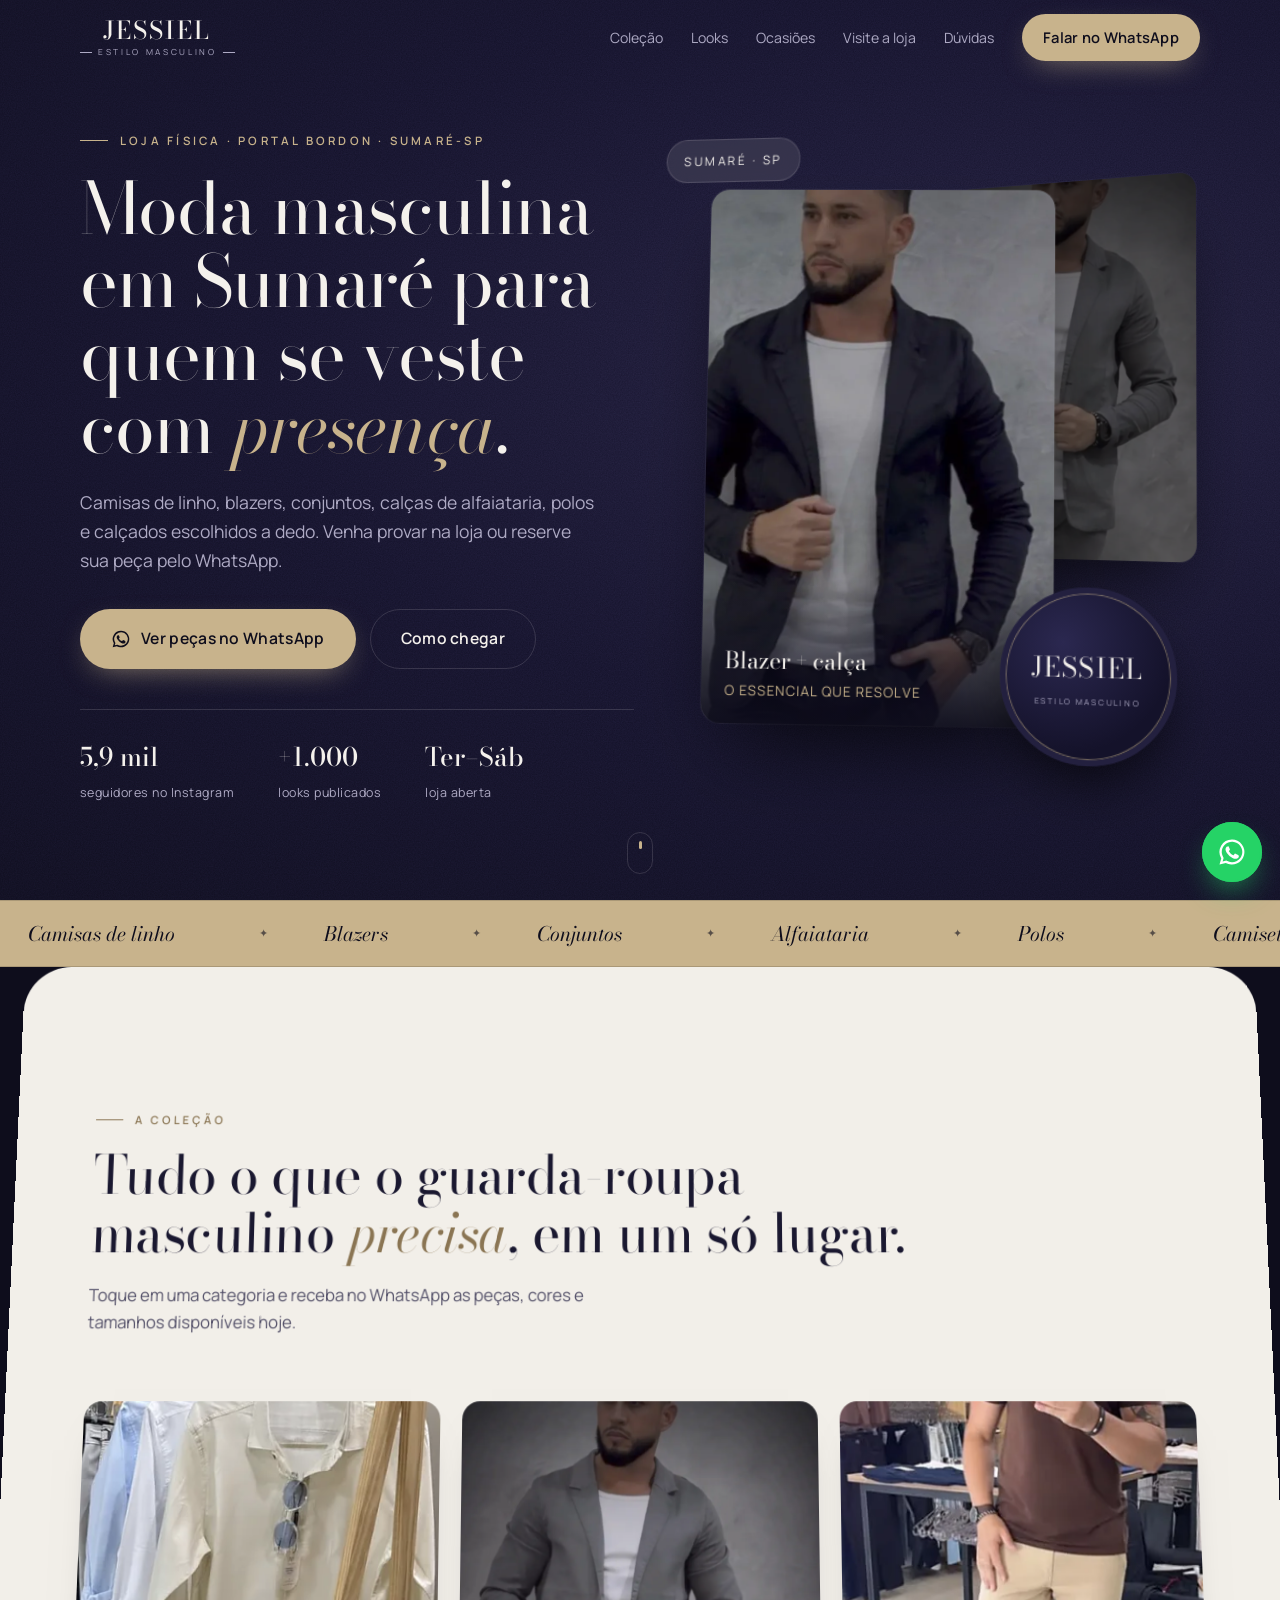
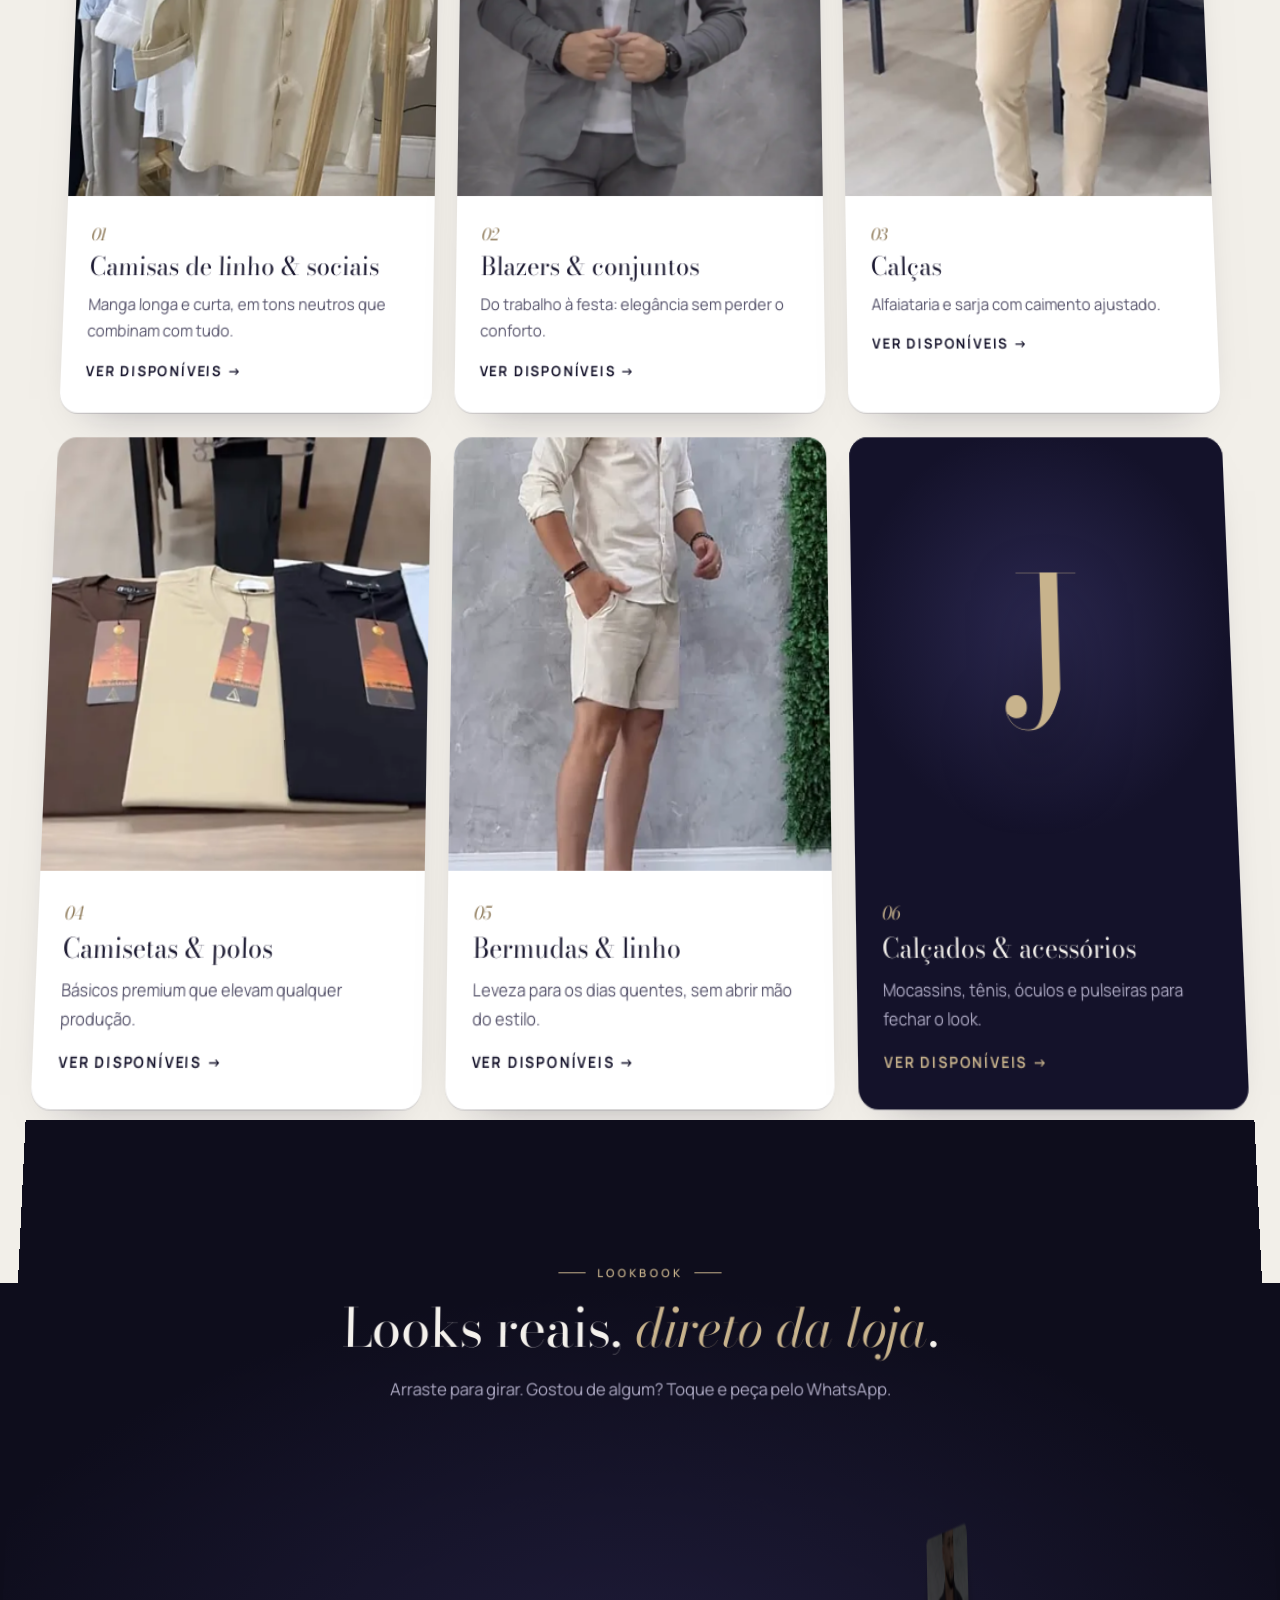
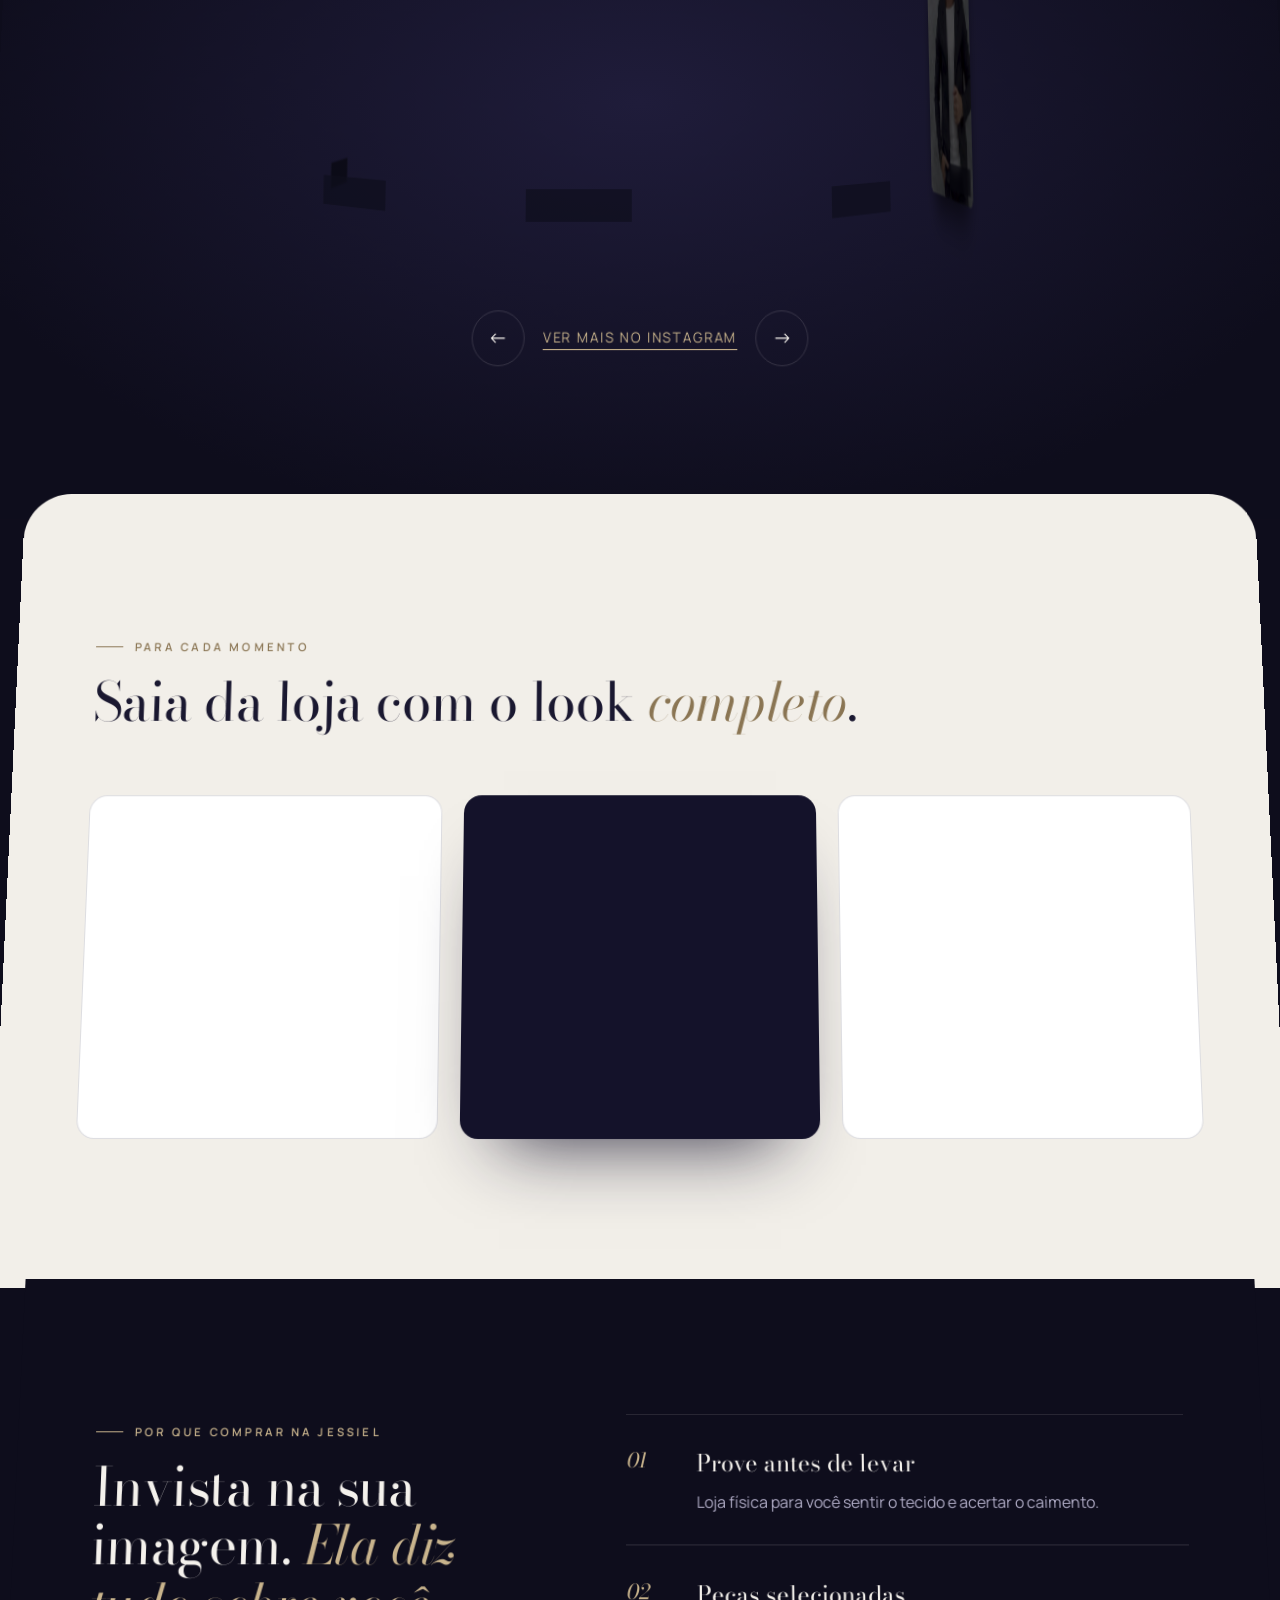
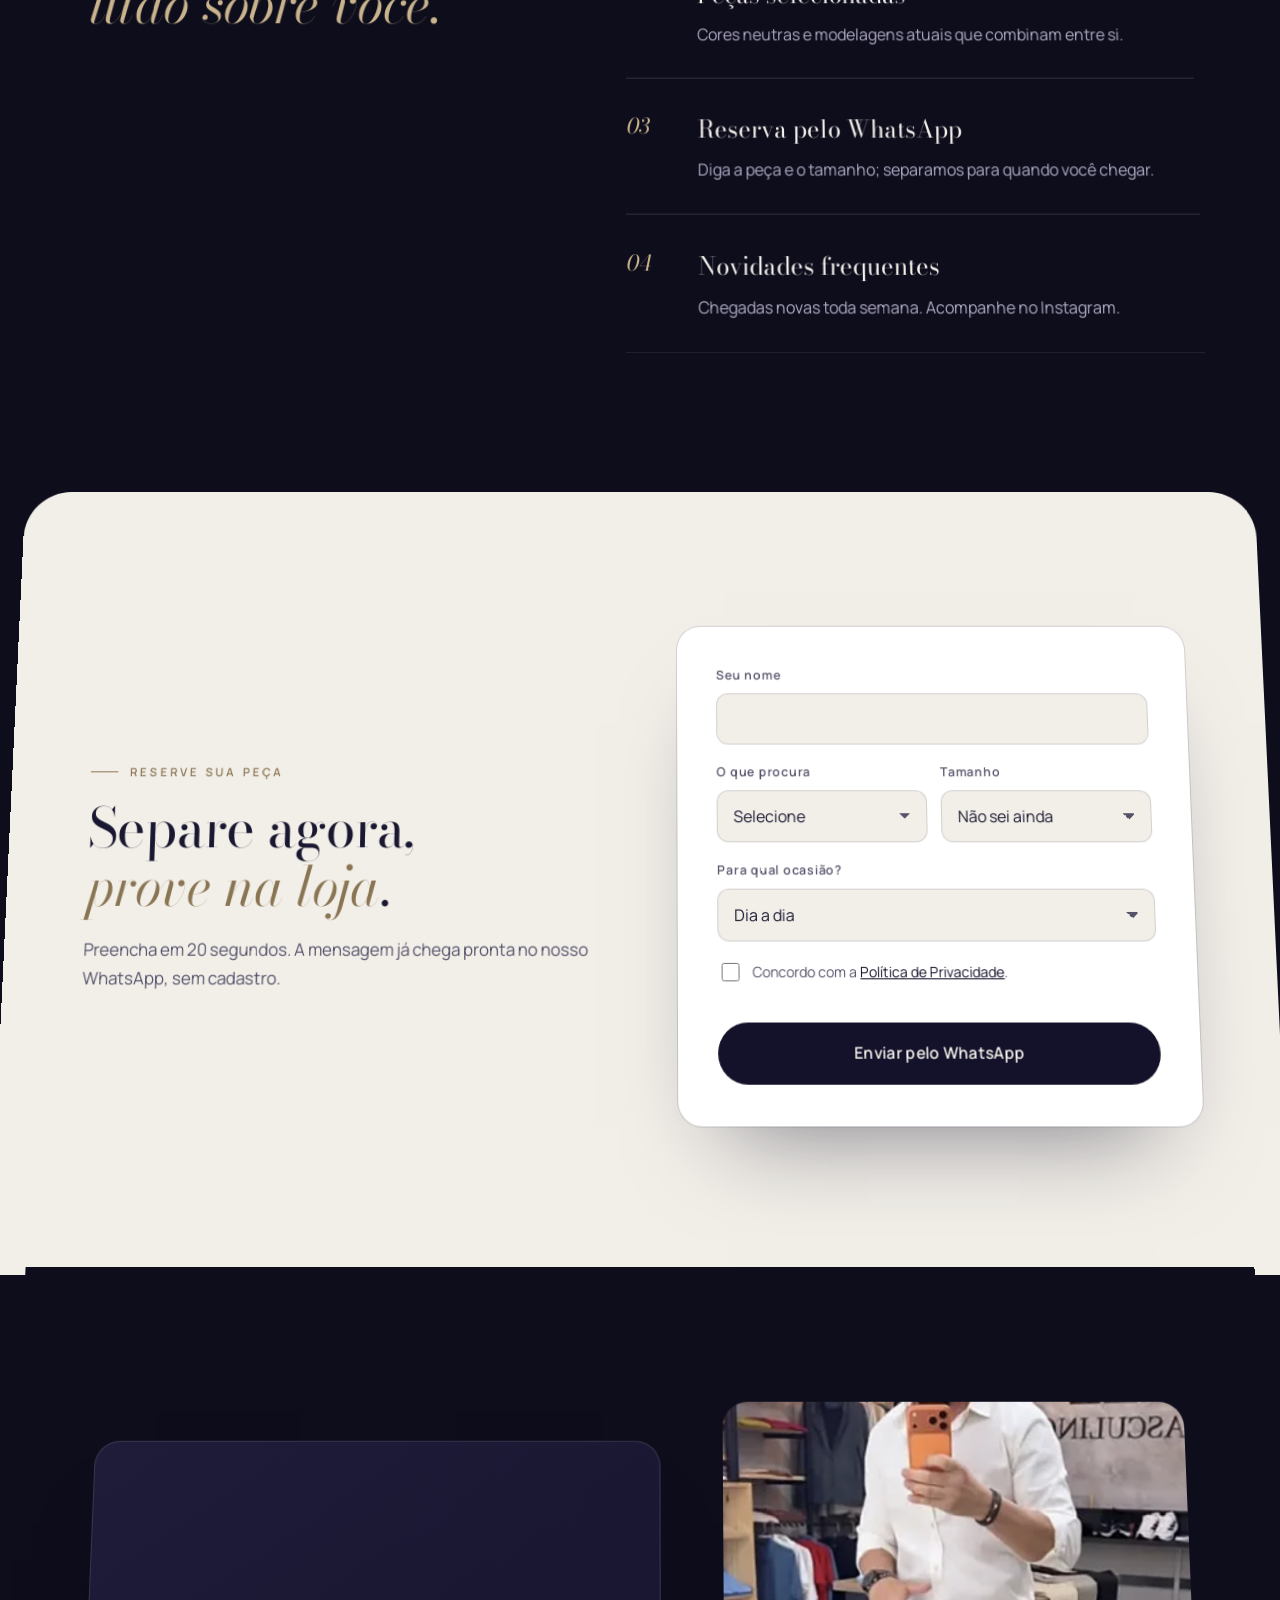
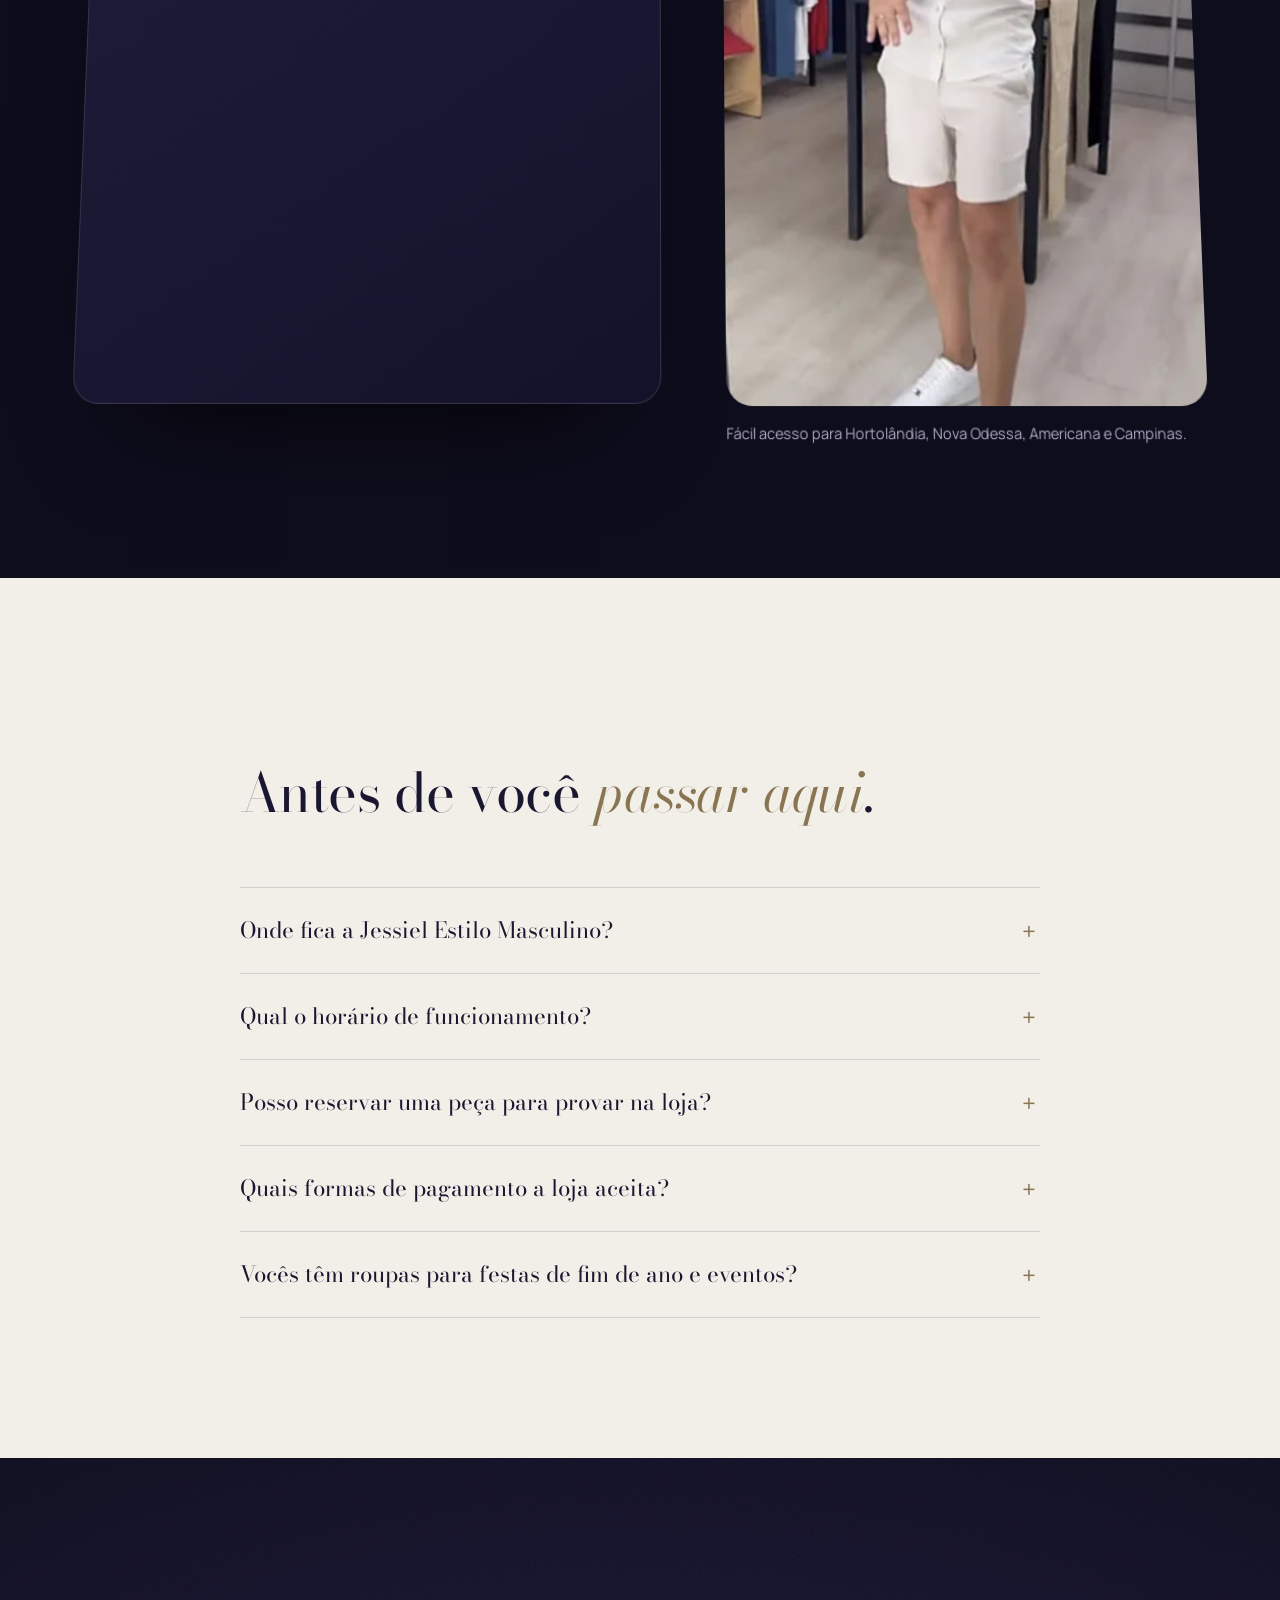
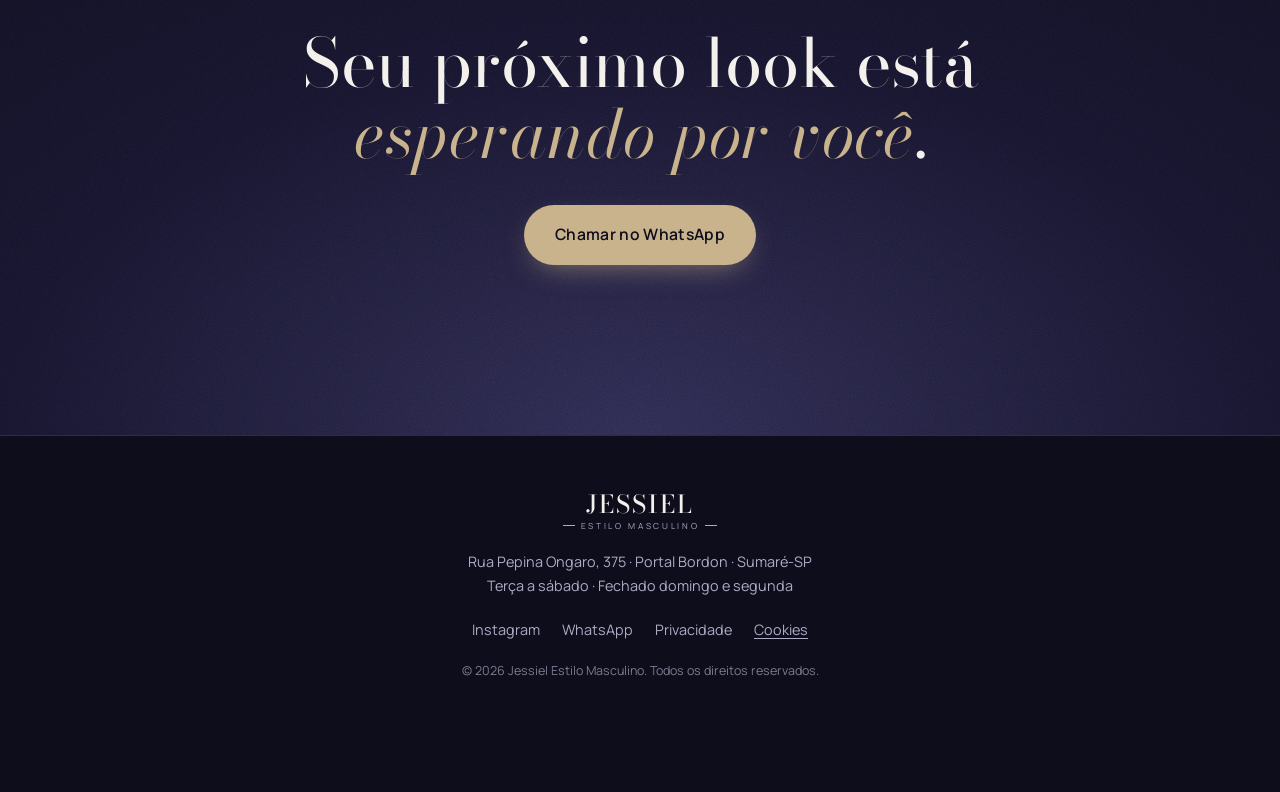
<file: jessiel/index.html>
<!doctype html>
<html lang="pt-BR">
<head>
  <meta charset="utf-8">
  <meta name="viewport" content="width=device-width, initial-scale=1, viewport-fit=cover">

  <!-- ===== SEO principal ===== -->
  <title>Jessiel Estilo Masculino | Loja de Roupas Masculinas em Sumaré-SP</title>
  <meta name="description" content="Loja física de moda masculina em Sumaré-SP. Camisas de linho, blazers, conjuntos, calças, polos, camisetas e calçados. Prove na loja ou reserve pelo WhatsApp. Terça a sábado no Portal Bordon.">
  <meta name="keywords" content="loja de roupas masculinas Sumaré, moda masculina Sumaré, camisa de linho masculina Sumaré, blazer masculino Sumaré, roupa para festa de fim de ano masculina, loja masculina Portal Bordon, Jessiel Estilo Masculino">
  <meta name="author" content="Jessiel Estilo Masculino">
  <meta name="robots" content="index, follow, max-image-preview:large, max-snippet:-1">
  <!-- TROQUE o domínio abaixo (e em og:url, JSON-LD, sitemap.xml e robots.txt) pelo domínio oficial -->
  <link rel="canonical" href="https://www.jessielestilomasculino.com.br/">
  <link rel="alternate" hreflang="pt-BR" href="https://www.jessielestilomasculino.com.br/">

  <!-- SEO local -->
  <meta name="geo.region" content="BR-SP">
  <meta name="geo.placename" content="Sumaré">

  <!-- Open Graph / redes sociais -->
  <meta property="og:type" content="website">
  <meta property="og:locale" content="pt_BR">
  <meta property="og:site_name" content="Jessiel Estilo Masculino">
  <meta property="og:title" content="Jessiel Estilo Masculino | Moda Masculina em Sumaré-SP">
  <meta property="og:description" content="Camisas de linho, blazers, calças, polos e calçados. Venha provar na loja ou reserve pelo WhatsApp.">
  <meta property="og:url" content="https://www.jessielestilomasculino.com.br/">
  <meta property="og:image" content="https://www.jessielestilomasculino.com.br/assets/img/og-image.jpg">
  <meta property="og:image:width" content="1200">
  <meta property="og:image:height" content="630">
  <meta property="og:image:alt" content="Jessiel Estilo Masculino — loja de moda masculina em Sumaré">
  <meta name="twitter:card" content="summary_large_image">
  <meta name="twitter:title" content="Jessiel Estilo Masculino | Moda Masculina em Sumaré-SP">
  <meta name="twitter:description" content="Camisas, blazers, calças e calçados masculinos. Loja física no Portal Bordon, Sumaré.">
  <meta name="twitter:image" content="https://www.jessielestilomasculino.com.br/assets/img/og-image.jpg">

  <!-- Ícones / PWA -->
  <link rel="icon" href="assets/img/favicon.svg" type="image/svg+xml">
  <link rel="apple-touch-icon" href="assets/img/apple-touch-icon.png">
  <link rel="manifest" href="site.webmanifest">
  <meta name="theme-color" content="#14122a">

  <!-- Fontes -->
  <link rel="preconnect" href="https://fonts.googleapis.com">
  <link rel="preconnect" href="https://fonts.gstatic.com" crossorigin>
  <link rel="stylesheet" href="https://fonts.googleapis.com/css2?family=Bodoni+Moda:ital,opsz,wght@0,6..96,400;0,6..96,500;0,6..96,600;1,6..96,400;1,6..96,500&family=Manrope:wght@300;400;500;600;700&display=swap">

  <link rel="preload" as="image" href="assets/img/look-blazer-preto.webp" type="image/webp">
  <script>document.documentElement.classList.add('js')</script>
  <link rel="stylesheet" href="assets/css/style.css">
  <script src="assets/js/main.js" defer></script>

  <!-- Dados estruturados (Google). Complete openingHoursSpecification com os horários reais. -->
  <script type="application/ld+json">
  {
    "@context": "https://schema.org",
    "@graph": [
      {
        "@type": "ClothingStore",
        "@id": "https://www.jessielestilomasculino.com.br/#loja",
        "name": "Jessiel Estilo Masculino",
        "description": "Loja física de moda masculina em Sumaré-SP: camisas de linho, blazers, conjuntos, calças, polos, camisetas, bermudas, calçados e acessórios.",
        "url": "https://www.jessielestilomasculino.com.br/",
        "image": "https://www.jessielestilomasculino.com.br/assets/img/og-image.jpg",
        "logo": "https://www.jessielestilomasculino.com.br/assets/img/icon-512.png",
        "telephone": "+55-19-99366-7940",
        "priceRange": "$$",
        "address": {
          "@type": "PostalAddress",
          "streetAddress": "Rua Pepina Ongaro, 375 - Portal Bordon",
          "addressLocality": "Sumaré",
          "addressRegion": "SP",
          "addressCountry": "BR"
        },
        "hasMap": "https://www.google.com/maps/search/?api=1&query=Rua+Pepina+Ongaro+375+Portal+Bordon+Sumar%C3%A9+SP",
        "areaServed": ["Sumaré", "Hortolândia", "Nova Odessa", "Americana", "Campinas"],
        "sameAs": ["https://www.instagram.com/jessiel_estilomasculino/"],
        "hasOfferCatalog": {
          "@type": "OfferCatalog",
          "name": "Moda masculina",
          "itemListElement": [
            {"@type": "OfferCatalog", "name": "Camisas de linho e sociais"},
            {"@type": "OfferCatalog", "name": "Blazers e conjuntos"},
            {"@type": "OfferCatalog", "name": "Calças de alfaiataria e sarja"},
            {"@type": "OfferCatalog", "name": "Camisetas e polos"},
            {"@type": "OfferCatalog", "name": "Bermudas"},
            {"@type": "OfferCatalog", "name": "Calçados e acessórios"}
          ]
        }
      },
      {
        "@type": "WebSite",
        "@id": "https://www.jessielestilomasculino.com.br/#site",
        "url": "https://www.jessielestilomasculino.com.br/",
        "name": "Jessiel Estilo Masculino",
        "inLanguage": "pt-BR",
        "publisher": {"@id": "https://www.jessielestilomasculino.com.br/#loja"}
      },
      {
        "@type": "FAQPage",
        "mainEntity": [
          {"@type": "Question", "name": "Onde fica a Jessiel Estilo Masculino?",
           "acceptedAnswer": {"@type": "Answer", "text": "Na Rua Pepina Ongaro, 375, no Portal Bordon, em Sumaré-SP. É fácil chegar de Hortolândia, Nova Odessa, Americana e Campinas."}},
          {"@type": "Question", "name": "Qual o horário de funcionamento?",
           "acceptedAnswer": {"@type": "Answer", "text": "A loja abre de terça a sábado e fica fechada aos domingos e segundas-feiras. Confirme o horário do dia pelo WhatsApp."}},
          {"@type": "Question", "name": "Posso reservar uma peça para provar na loja?",
           "acceptedAnswer": {"@type": "Answer", "text": "Sim. Envie pelo WhatsApp a peça, o tamanho e o dia em que pretende vir, e separamos para você provar."}},
          {"@type": "Question", "name": "Quais formas de pagamento a loja aceita?",
           "acceptedAnswer": {"@type": "Answer", "text": "Consulte pelo WhatsApp as formas de pagamento e as condições de parcelamento vigentes."}},
          {"@type": "Question", "name": "Vocês têm roupas para festas de fim de ano e eventos?",
           "acceptedAnswer": {"@type": "Answer", "text": "Sim. Temos camisas de linho, blazers, conjuntos e calças de alfaiataria para Natal, Ano-Novo, casamentos e eventos."}}
        ]
      }
    ]
  }
  </script>
</head>
<body>
  <a class="skip-link" href="#conteudo">Pular para o conteúdo</a>

  <!-- ===== Header ===== -->
  <header class="header">
    <div class="container header__inner">
      <a href="#topo" class="brand" aria-label="Jessiel Estilo Masculino — início">
        <span class="brand__name">JESSIEL</span>
        <span class="brand__tag">Estilo Masculino</span>
      </a>
      <nav class="nav" id="menu" aria-label="Principal">
        <a href="#colecao">Coleção</a>
        <a href="#looks">Looks</a>
        <a href="#ocasioes">Ocasiões</a>
        <a href="#visite">Visite a loja</a>
        <a href="#duvidas">Dúvidas</a>
        <a class="btn btn--sand nav__cta" data-wa="Olá! Vim pelo site da Jessiel Estilo Masculino e quero ver as novidades." data-track="menu">Falar no WhatsApp</a>
      </nav>
      <button class="menu-toggle" type="button" aria-controls="menu" aria-expanded="false" aria-label="Abrir menu"><span></span><span></span></button>
    </div>
  </header>

  <main id="conteudo">
    <!-- ===== Hero ===== -->
    <section class="hero" id="topo" aria-labelledby="hero-title">
      <div class="hero__concrete" aria-hidden="true"></div>
      <div class="container hero__grid">
        <div class="hero__copy">
          <p class="eyebrow" data-reveal>Loja física · Portal Bordon · Sumaré-SP</p>
          <h1 id="hero-title" class="hero__title" data-reveal>
            Moda masculina em Sumaré para quem se veste com <em>presença</em>.
          </h1>
          <p class="hero__lead" data-reveal>
            Camisas de linho, blazers, conjuntos, calças de alfaiataria, polos e calçados escolhidos a dedo.
            Venha provar na loja ou reserve sua peça pelo WhatsApp.
          </p>
          <div class="hero__ctas" data-reveal>
            <a class="btn btn--sand btn--lg" data-wa="Olá! Vim pelo site e quero ver as peças disponíveis na loja." data-track="hero">
              <svg aria-hidden="true" viewBox="0 0 24 24"><path d="M12 2a10 10 0 0 0-8.6 15.1L2 22l5-1.3A10 10 0 1 0 12 2Zm0 18.2a8.2 8.2 0 0 1-4.2-1.2l-.3-.2-3 .8.8-2.9-.2-.3A8.2 8.2 0 1 1 12 20.2Zm4.5-6.1c-.2-.1-1.5-.7-1.7-.8-.2-.1-.4-.1-.6.1l-.8 1c-.1.2-.3.2-.5.1a6.7 6.7 0 0 1-3.3-2.9c-.3-.4.2-.4.7-1.4.1-.2 0-.3 0-.5l-.8-1.8c-.2-.5-.4-.4-.6-.4h-.5a1 1 0 0 0-.7.3 3 3 0 0 0-.9 2.2 5.2 5.2 0 0 0 1.1 2.7 11.8 11.8 0 0 0 4.5 4c1.7.7 2.3.8 3.2.6.5-.1 1.5-.6 1.7-1.2.2-.6.2-1.1.2-1.2-.1-.1-.3-.2-.5-.3Z"/></svg>
              Ver peças no WhatsApp
            </a>
            <a class="btn btn--ghost btn--lg" href="#visite">Como chegar</a>
          </div>
          <ul class="hero__stats" data-reveal>
            <li><strong>5,9 mil</strong><span>seguidores no Instagram</span></li>
            <li><strong>+1.000</strong><span>looks publicados</span></li>
            <li><strong>Ter–Sáb</strong><span>loja aberta</span></li>
          </ul>
        </div>

        <!-- Cena 3D -->
        <div class="stage" aria-hidden="true">
          <div class="stage__scene" data-parallax>
            <figure class="stage__card stage__card--back">
              <img src="assets/img/look-conjunto-cinza.webp" alt="" width="900" height="884" fetchpriority="low">
            </figure>
            <figure class="stage__card stage__card--front">
              <img src="assets/img/look-blazer-preto.webp" alt="" width="900" height="866" fetchpriority="high">
              <figcaption><span>Blazer + calça</span><em>o essencial que resolve</em></figcaption>
            </figure>
            <div class="coin">
              <div class="coin__face coin__face--front"><span>JESSIEL</span><small>Estilo Masculino</small></div>
              <div class="coin__face coin__face--back"><span>J</span></div>
            </div>
            <div class="stage__tag">Sumaré · SP</div>
          </div>
        </div>
      </div>
      <a class="hero__scroll" href="#colecao" aria-label="Rolar para a coleção"><span></span></a>
    </section>

    <!-- ===== Faixa ===== -->
    <div class="marquee" aria-hidden="true">
      <div class="marquee__track">
        <span>Camisas de linho</span><span>Blazers</span><span>Conjuntos</span><span>Alfaiataria</span><span>Polos</span><span>Camisetas premium</span><span>Bermudas</span><span>Mocassins &amp; tênis</span><span>Acessórios</span>
        <span>Camisas de linho</span><span>Blazers</span><span>Conjuntos</span><span>Alfaiataria</span><span>Polos</span><span>Camisetas premium</span><span>Bermudas</span><span>Mocassins &amp; tênis</span><span>Acessórios</span>
      </div>
    </div>

    <!-- ===== Coleção ===== -->
    <section class="section section--paper" id="colecao" aria-labelledby="colecao-title" data-depth>
      <div class="container">
        <header class="section__head">
          <p class="eyebrow eyebrow--dark" data-reveal>A coleção</p>
          <h2 id="colecao-title" class="section__title" data-reveal>Tudo o que o guarda-roupa masculino <em>precisa</em>, em um só lugar.</h2>
          <p class="section__lead" data-reveal>Toque em uma categoria e receba no WhatsApp as peças, cores e tamanhos disponíveis hoje.</p>
        </header>

        <div class="cats">
          <a class="cat" data-tilt data-reveal data-wa="Olá! Quero ver as camisas de linho e sociais disponíveis." data-track="cat-camisas">
            <img src="assets/img/camisas-linho-arara.webp" alt="Camisas de linho masculinas em tons de areia, branco e azul na arara da loja" width="413" height="455" loading="lazy">
            <div class="cat__body"><span class="cat__num">01</span><h3>Camisas de linho &amp; sociais</h3><p>Manga longa e curta, em tons neutros que combinam com tudo.</p><span class="cat__link">Ver disponíveis →</span></div>
          </a>
          <a class="cat" data-tilt data-reveal data-wa="Olá! Quero ver os blazers e conjuntos disponíveis." data-track="cat-blazers">
            <img src="assets/img/look-conjunto-cinza.webp" alt="Homem usando conjunto de blazer e calça cinza com camiseta branca" width="900" height="884" loading="lazy">
            <div class="cat__body"><span class="cat__num">02</span><h3>Blazers &amp; conjuntos</h3><p>Do trabalho à festa: elegância sem perder o conforto.</p><span class="cat__link">Ver disponíveis →</span></div>
          </a>
          <a class="cat" data-tilt data-reveal data-wa="Olá! Quero ver as calças de alfaiataria e sarja disponíveis." data-track="cat-calcas">
            <img src="assets/img/look-camiseta-marrom.webp" alt="Look com camiseta marrom e calça bege na loja Jessiel" width="375" height="454" loading="lazy">
            <div class="cat__body"><span class="cat__num">03</span><h3>Calças</h3><p>Alfaiataria e sarja com caimento ajustado.</p><span class="cat__link">Ver disponíveis →</span></div>
          </a>
          <a class="cat" data-tilt data-reveal data-wa="Olá! Quero ver as camisetas e polos disponíveis." data-track="cat-camisetas">
            <img src="assets/img/camisetas-premium.webp" alt="Camisetas premium masculinas nas cores marrom, areia e preto" width="414" height="454" loading="lazy">
            <div class="cat__body"><span class="cat__num">04</span><h3>Camisetas &amp; polos</h3><p>Básicos premium que elevam qualquer produção.</p><span class="cat__link">Ver disponíveis →</span></div>
          </a>
          <a class="cat" data-tilt data-reveal data-wa="Olá! Quero ver as bermudas e conjuntos de linho disponíveis." data-track="cat-bermudas">
            <img src="assets/img/look-linho-areia.webp" alt="Look de verão com camisa de linho areia e bermuda off-white" width="414" height="453" loading="lazy">
            <div class="cat__body"><span class="cat__num">05</span><h3>Bermudas &amp; linho</h3><p>Leveza para os dias quentes, sem abrir mão do estilo.</p><span class="cat__link">Ver disponíveis →</span></div>
          </a>
          <a class="cat cat--type" data-tilt data-reveal data-wa="Olá! Quero ver os calçados e acessórios disponíveis." data-track="cat-calcados">
            <div class="cat__mono" aria-hidden="true">J</div>
            <div class="cat__body"><span class="cat__num">06</span><h3>Calçados &amp; acessórios</h3><p>Mocassins, tênis, óculos e pulseiras para fechar o look.</p><span class="cat__link">Ver disponíveis →</span></div>
          </a>
        </div>
      </div>
    </section>

    <!-- ===== Lookbook 3D ===== -->
    <section class="section section--ink looks" id="looks" aria-labelledby="looks-title" data-depth>
      <div class="container">
        <header class="section__head section__head--center">
          <p class="eyebrow" data-reveal>Lookbook</p>
          <h2 id="looks-title" class="section__title section__title--light" data-reveal>Looks reais, <em>direto da loja</em>.</h2>
          <p class="section__lead section__lead--light" data-reveal>Arraste para girar. Gostou de algum? Toque e peça pelo WhatsApp.</p>
        </header>
      </div>

      <div class="carousel" data-carousel>
        <div class="carousel__viewport">
          <ul class="carousel__ring">
            <li class="carousel__item"><a data-wa="Olá! Vi no site o look de camisa de linho areia com bermuda. Tem disponível?" data-track="look-1"><img src="assets/img/look-linho-areia.webp" alt="Camisa de linho areia com bermuda off-white" width="414" height="453" loading="lazy"><span>Linho areia</span></a></li>
            <li class="carousel__item"><a data-wa="Olá! Vi no site o look de camisa de linho azul. Tem disponível?" data-track="look-2"><img src="assets/img/look-linho-azul.webp" alt="Camisa de linho azul-claro com bermuda" width="413" height="453" loading="lazy"><span>Linho azul</span></a></li>
            <li class="carousel__item"><a data-wa="Olá! Vi no site o look de blazer preto. Tem disponível?" data-track="look-3"><img src="assets/img/look-blazer-preto.webp" alt="Blazer preto com camiseta branca e calça preta" width="900" height="866" loading="lazy"><span>Blazer preto</span></a></li>
            <li class="carousel__item"><a data-wa="Olá! Vi no site o look de camisa branca com bermuda. Tem disponível?" data-track="look-4"><img src="assets/img/look-linho-branco.webp" alt="Camisa branca de linho com bermuda off-white dentro da loja" width="375" height="453" loading="lazy"><span>All white</span></a></li>
            <li class="carousel__item"><a data-wa="Olá! Vi no site o look de camiseta marrom com calça bege. Tem disponível?" data-track="look-5"><img src="assets/img/look-camiseta-marrom.webp" alt="Camiseta marrom com calça bege" width="375" height="454" loading="lazy"><span>Marrom &amp; bege</span></a></li>
            <li class="carousel__item"><a data-wa="Olá! Vi no site o conjunto cinza. Tem disponível?" data-track="look-6"><img src="assets/img/look-conjunto-cinza.webp" alt="Conjunto de blazer e calça cinza" width="900" height="884" loading="lazy"><span>Conjunto cinza</span></a></li>
            <li class="carousel__item"><a data-wa="Olá! Vi no site a polo preta com bermuda. Tem disponível?" data-track="look-7"><img src="assets/img/look-polo-preta.webp" alt="Polo preta com detalhes listrados e bermuda verde-oliva" width="375" height="327" loading="lazy"><span>Polo preta</span></a></li>
            <li class="carousel__item"><a data-wa="Olá! Vi no site as camisas de manga curta. Quais cores têm disponíveis?" data-track="look-8"><img src="assets/img/camisas-manga-curta.webp" alt="Camisas masculinas de manga curta em tons claros" width="413" height="327" loading="lazy"><span>Manga curta</span></a></li>
          </ul>
        </div>
        <div class="carousel__nav">
          <button class="carousel__btn" type="button" data-dir="-1" aria-label="Look anterior">←</button>
          <a class="carousel__ig" href="https://www.instagram.com/jessiel_estilomasculino/" target="_blank" rel="noopener">Ver mais no Instagram</a>
          <button class="carousel__btn" type="button" data-dir="1" aria-label="Próximo look">→</button>
        </div>
      </div>
    </section>

    <!-- ===== Ocasiões ===== -->
    <section class="section section--paper" id="ocasioes" aria-labelledby="ocasioes-title" data-depth>
      <div class="container">
        <header class="section__head">
          <p class="eyebrow eyebrow--dark" data-reveal>Para cada momento</p>
          <h2 id="ocasioes-title" class="section__title" data-reveal>Saia da loja com o look <em>completo</em>.</h2>
        </header>
        <div class="occ">
          <article class="occ__card" data-reveal data-tilt>
            <span class="occ__idx">I</span>
            <h3>Trabalho</h3>
            <p>Camisa social ou de linho, calça de alfaiataria e um mocassim: postura profissional sem rigidez.</p>
            <a class="occ__link" data-wa="Olá! Quero montar um look para o trabalho." data-track="occ-trabalho">Quero esse look</a>
          </article>
          <article class="occ__card occ__card--featured" data-reveal data-tilt>
            <span class="occ__badge">Temporada</span>
            <span class="occ__idx">II</span>
            <h3>Festas de fim de ano</h3>
            <p>Natal, Ano-Novo e confraternizações: linho claro, conjuntos e blazers para brilhar nas fotos.</p>
            <a class="occ__link" data-wa="Olá! Quero um look para as festas de fim de ano." data-track="occ-festas">Quero esse look</a>
          </article>
          <article class="occ__card" data-reveal data-tilt>
            <span class="occ__idx">III</span>
            <h3>Fim de semana</h3>
            <p>Polo ou camiseta premium, bermuda e tênis branco: casual, leve e bem resolvido.</p>
            <a class="occ__link" data-wa="Olá! Quero um look casual para o fim de semana." data-track="occ-casual">Quero esse look</a>
          </article>
        </div>
      </div>
    </section>

    <!-- ===== Diferenciais ===== -->
    <section class="section section--ink" aria-labelledby="dif-title" data-depth>
      <div class="container dif">
        <div class="dif__intro">
          <p class="eyebrow" data-reveal>Por que comprar na Jessiel</p>
          <h2 id="dif-title" class="section__title section__title--light" data-reveal>Invista na sua imagem. <em>Ela diz tudo sobre você.</em></h2>
        </div>
        <ol class="dif__list">
          <li data-reveal><h3>Prove antes de levar</h3><p>Loja física para você sentir o tecido e acertar o caimento.</p></li>
          <li data-reveal><h3>Peças selecionadas</h3><p>Cores neutras e modelagens atuais que combinam entre si.</p></li>
          <li data-reveal><h3>Reserva pelo WhatsApp</h3><p>Diga a peça e o tamanho; separamos para quando você chegar.</p></li>
          <li data-reveal><h3>Novidades frequentes</h3><p>Chegadas novas toda semana. Acompanhe no Instagram.</p></li>
        </ol>
      </div>
    </section>

    <!-- ===== Reserva (formulário -> WhatsApp) ===== -->
    <section class="section section--paper" id="reservar" aria-labelledby="reservar-title" data-depth>
      <div class="container reserve">
        <div class="reserve__copy">
          <p class="eyebrow eyebrow--dark" data-reveal>Reserve sua peça</p>
          <h2 id="reservar-title" class="section__title" data-reveal>Separe agora, <em>prove na loja</em>.</h2>
          <p class="section__lead" data-reveal>Preencha em 20 segundos. A mensagem já chega pronta no nosso WhatsApp, sem cadastro.</p>
        </div>
        <form class="form" id="lead-form" novalidate data-reveal>
          <div class="form__row">
            <label for="f-nome">Seu nome</label>
            <input id="f-nome" name="nome" type="text" autocomplete="given-name" maxlength="60" required>
          </div>
          <div class="form__row form__row--half">
            <div>
              <label for="f-peca">O que procura</label>
              <select id="f-peca" name="peca" required>
                <option value="">Selecione</option>
                <option>Camisa de linho / social</option>
                <option>Blazer ou conjunto</option>
                <option>Calça</option>
                <option>Camiseta ou polo</option>
                <option>Bermuda</option>
                <option>Calçados e acessórios</option>
                <option>Look completo</option>
              </select>
            </div>
            <div>
              <label for="f-tam">Tamanho</label>
              <select id="f-tam" name="tamanho">
                <option>Não sei ainda</option>
                <option>P</option><option>M</option><option>G</option><option>GG</option>
                <option>38</option><option>40</option><option>42</option><option>44</option><option>46</option><option>48</option>
              </select>
            </div>
          </div>
          <div class="form__row">
            <label for="f-ocasiao">Para qual ocasião?</label>
            <select id="f-ocasiao" name="ocasiao">
              <option>Dia a dia</option>
              <option>Trabalho</option>
              <option>Festas de fim de ano</option>
              <option>Casamento / evento</option>
              <option>Presente</option>
            </select>
          </div>
          <label class="form__check">
            <input type="checkbox" name="consent" required>
            <span>Concordo com a <a href="politica-de-privacidade.html">Política de Privacidade</a>.</span>
          </label>
          <p class="form__error" role="alert" aria-live="polite"></p>
          <button class="btn btn--ink btn--lg btn--block" type="submit" data-track-skip>Enviar pelo WhatsApp</button>
        </form>
      </div>
    </section>

    <!-- ===== Visite ===== -->
    <section class="section section--ink" id="visite" aria-labelledby="visite-title" data-depth>
      <div class="container visit">
        <div class="visit__card" data-reveal data-tilt>
          <p class="eyebrow">Visite a loja</p>
          <h2 id="visite-title" class="section__title section__title--light">Portal Bordon, <em>Sumaré</em>.</h2>
          <address>
            Rua Pepina Ongaro, 375<br>
            Portal Bordon — Sumaré-SP
          </address>
          <dl class="visit__hours">
            <div><dt>Terça a sábado</dt><dd>Aberto</dd></div>
            <div><dt>Domingo e segunda</dt><dd>Fechado</dd></div>
          </dl>
          <div class="visit__ctas">
            <a class="btn btn--sand" href="https://www.google.com/maps/search/?api=1&amp;query=Rua+Pepina+Ongaro+375+Portal+Bordon+Sumar%C3%A9+SP" target="_blank" rel="noopener" data-track="maps">Abrir no Google Maps</a>
            <a class="btn btn--ghost" data-wa="Olá! Estou indo à loja hoje. Qual o horário de funcionamento?" data-track="visita">Confirmar horário</a>
          </div>
        </div>
        <figure class="visit__photo" data-reveal>
          <img src="assets/img/look-linho-branco.webp" alt="Cliente de camisa branca dentro da loja Jessiel, com araras e prateleiras ao fundo" width="375" height="453" loading="lazy">
          <figcaption>Fácil acesso para Hortolândia, Nova Odessa, Americana e Campinas.</figcaption>
        </figure>
      </div>
    </section>

    <!-- ===== FAQ ===== -->
    <section class="section section--paper" id="duvidas" aria-labelledby="faq-title">
      <div class="container faq">
        <header class="section__head">
          <p class="eyebrow eyebrow--dark" data-reveal>Dúvidas frequentes</p>
          <h2 id="faq-title" class="section__title" data-reveal>Antes de você <em>passar aqui</em>.</h2>
        </header>
        <div class="faq__list">
          <details data-reveal><summary>Onde fica a Jessiel Estilo Masculino?</summary><p>Na Rua Pepina Ongaro, 375, no Portal Bordon, em Sumaré-SP. É fácil chegar de Hortolândia, Nova Odessa, Americana e Campinas.</p></details>
          <details data-reveal><summary>Qual o horário de funcionamento?</summary><p>A loja abre de terça a sábado e fica fechada aos domingos e segundas-feiras. Confirme o horário do dia pelo WhatsApp.</p></details>
          <details data-reveal><summary>Posso reservar uma peça para provar na loja?</summary><p>Sim. Envie pelo WhatsApp a peça, o tamanho e o dia em que pretende vir, e separamos para você provar.</p></details>
          <details data-reveal><summary>Quais formas de pagamento a loja aceita?</summary><p>Consulte pelo WhatsApp as formas de pagamento e as condições de parcelamento vigentes.</p></details>
          <details data-reveal><summary>Vocês têm roupas para festas de fim de ano e eventos?</summary><p>Sim. Temos camisas de linho, blazers, conjuntos e calças de alfaiataria para Natal, Ano-Novo, casamentos e eventos.</p></details>
        </div>
      </div>
    </section>

    <!-- ===== CTA final ===== -->
    <section class="final" aria-labelledby="final-title">
      <div class="final__concrete" aria-hidden="true"></div>
      <div class="container final__inner" data-reveal>
        <h2 id="final-title" class="final__title">Seu próximo look está <em>esperando por você</em>.</h2>
        <a class="btn btn--sand btn--lg" data-wa="Olá! Vim pelo site e quero ajuda para escolher meu próximo look." data-track="final">Chamar no WhatsApp</a>
      </div>
    </section>
  </main>

  <footer class="footer">
    <div class="container footer__inner">
      <div class="brand brand--footer"><span class="brand__name">JESSIEL</span><span class="brand__tag">Estilo Masculino</span></div>
      <p>Rua Pepina Ongaro, 375 · Portal Bordon · Sumaré-SP<br>Terça a sábado · Fechado domingo e segunda</p>
      <nav class="footer__links" aria-label="Rodapé">
        <a href="https://www.instagram.com/jessiel_estilomasculino/" target="_blank" rel="noopener">Instagram</a>
        <a data-wa="Olá! Vim pelo site da Jessiel Estilo Masculino." data-track="footer">WhatsApp</a>
        <a href="politica-de-privacidade.html">Privacidade</a>
        <button type="button" class="linklike" data-open-consent>Cookies</button>
      </nav>
      <!-- Complete com razão social e CNPJ -->
      <p class="footer__legal">© <span id="ano">2026</span> Jessiel Estilo Masculino. Todos os direitos reservados.</p>
    </div>
  </footer>

  <!-- WhatsApp flutuante -->
  <a class="wa-float" data-wa="Olá! Vim pelo site da Jessiel Estilo Masculino e quero ver as novidades." data-track="flutuante" aria-label="Falar no WhatsApp">
    <svg aria-hidden="true" viewBox="0 0 24 24"><path d="M12 2a10 10 0 0 0-8.6 15.1L2 22l5-1.3A10 10 0 1 0 12 2Zm0 18.2a8.2 8.2 0 0 1-4.2-1.2l-.3-.2-3 .8.8-2.9-.2-.3A8.2 8.2 0 1 1 12 20.2Zm4.5-6.1c-.2-.1-1.5-.7-1.7-.8-.2-.1-.4-.1-.6.1l-.8 1c-.1.2-.3.2-.5.1a6.7 6.7 0 0 1-3.3-2.9c-.3-.4.2-.4.7-1.4.1-.2 0-.3 0-.5l-.8-1.8c-.2-.5-.4-.4-.6-.4h-.5a1 1 0 0 0-.7.3 3 3 0 0 0-.9 2.2 5.2 5.2 0 0 0 1.1 2.7 11.8 11.8 0 0 0 4.5 4c1.7.7 2.3.8 3.2.6.5-.1 1.5-.6 1.7-1.2.2-.6.2-1.1.2-1.2-.1-.1-.3-.2-.5-.3Z"/></svg>
  </a>

  <!-- Consentimento LGPD (só aparece se houver tags configuradas) -->
  <div class="consent" role="dialog" aria-live="polite" aria-label="Preferências de cookies" hidden>
    <p>Usamos cookies de medição (Google) para melhorar sua experiência e nossos anúncios. <a href="politica-de-privacidade.html">Saiba mais</a>.</p>
    <div class="consent__actions">
      <button type="button" class="btn btn--ghost btn--sm" data-consent="deny">Recusar</button>
      <button type="button" class="btn btn--sand btn--sm" data-consent="grant">Aceitar</button>
    </div>
  </div>
</body>
</html>
</file>
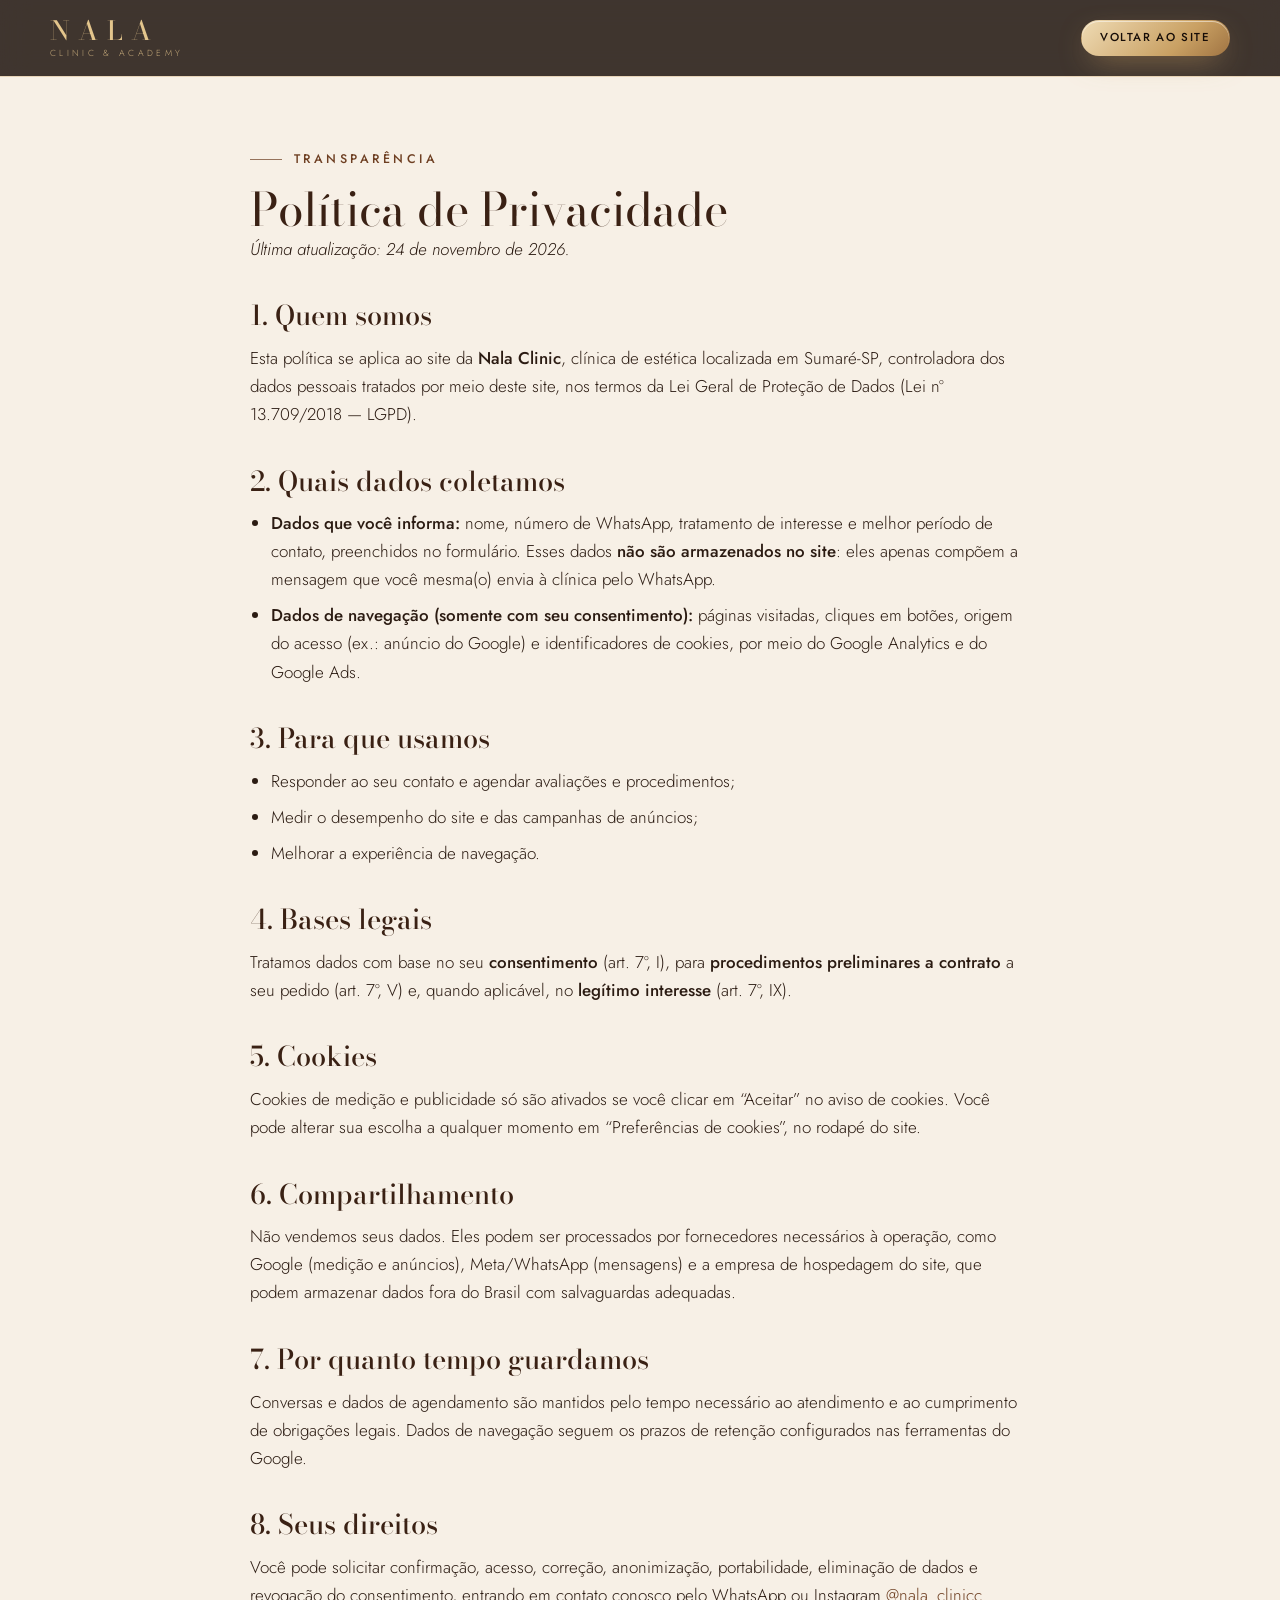
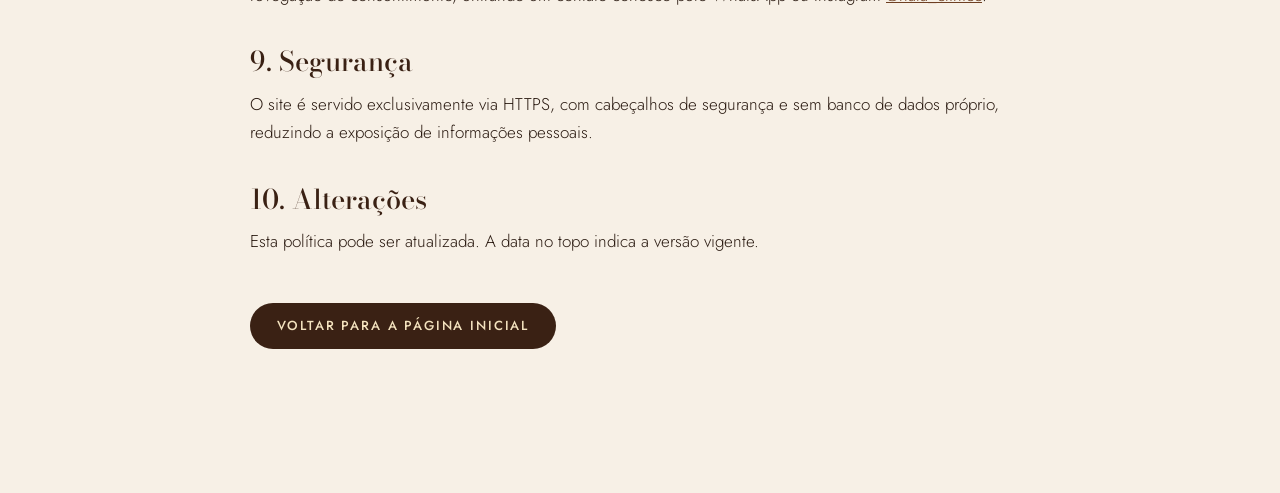
<file: politica-de-privacidade.html>
<!doctype html>
<html lang="pt-BR">
<head>
  <meta charset="utf-8">
  <meta name="viewport" content="width=device-width, initial-scale=1">
  <title>Política de Privacidade | Nala Clinic</title>
  <meta name="description" content="Saiba como a Nala Clinic trata seus dados pessoais em conformidade com a LGPD (Lei 13.709/2018).">
  <meta name="robots" content="index, follow">
  <link rel="canonical" href="https://www.nalaclinic.com.br/politica-de-privacidade.html">
  <link rel="icon" href="/assets/img/favicon.svg" type="image/svg+xml">
  <meta name="theme-color" content="#160c07">
  <link rel="preconnect" href="https://fonts.googleapis.com">
  <link rel="preconnect" href="https://fonts.gstatic.com" crossorigin>
  <link rel="stylesheet" href="https://fonts.googleapis.com/css2?family=Bodoni+Moda:ital,opsz,wght@0,6..96,400;0,6..96,500;1,6..96,400;1,6..96,500&family=Jost:wght@300;400;500&display=swap">
  <link rel="stylesheet" href="/assets/css/style.css">
</head>
<body class="legal">
  <header class="header is-scrolled">
    <div class="container header__inner">
      <a href="/" class="logo" aria-label="Nala Clinic — página inicial">
        <span class="logo__text"><span class="logo__name">NALA</span><span class="logo__sub">Clinic &amp; Academy</span></span>
      </a>
      <a href="/#contato" class="btn btn--gold btn--sm">Voltar ao site</a>
    </div>
  </header>
  <main class="section section--cream legal__main">
    <article class="container legal__body">
      <span class="eyebrow eyebrow--dark">Transparência</span>
      <h1 class="section__title">Política de Privacidade</h1>
      <p><em>Última atualização: 24 de novembro de 2026.</em></p>

      <h2>1. Quem somos</h2>
      <p>Esta política se aplica ao site da <strong>Nala Clinic</strong>, clínica de estética localizada em Sumaré-SP, controladora dos dados pessoais tratados por meio deste site, nos termos da Lei Geral de Proteção de Dados (Lei nº 13.709/2018 — LGPD).</p>

      <h2>2. Quais dados coletamos</h2>
      <ul>
        <li><strong>Dados que você informa:</strong> nome, número de WhatsApp, tratamento de interesse e melhor período de contato, preenchidos no formulário. Esses dados <strong>não são armazenados no site</strong>: eles apenas compõem a mensagem que você mesma(o) envia à clínica pelo WhatsApp.</li>
        <li><strong>Dados de navegação (somente com seu consentimento):</strong> páginas visitadas, cliques em botões, origem do acesso (ex.: anúncio do Google) e identificadores de cookies, por meio do Google Analytics e do Google Ads.</li>
      </ul>

      <h2>3. Para que usamos</h2>
      <ul>
        <li>Responder ao seu contato e agendar avaliações e procedimentos;</li>
        <li>Medir o desempenho do site e das campanhas de anúncios;</li>
        <li>Melhorar a experiência de navegação.</li>
      </ul>

      <h2>4. Bases legais</h2>
      <p>Tratamos dados com base no seu <strong>consentimento</strong> (art. 7º, I), para <strong>procedimentos preliminares a contrato</strong> a seu pedido (art. 7º, V) e, quando aplicável, no <strong>legítimo interesse</strong> (art. 7º, IX).</p>

      <h2>5. Cookies</h2>
      <p>Cookies de medição e publicidade só são ativados se você clicar em “Aceitar” no aviso de cookies. Você pode alterar sua escolha a qualquer momento em “Preferências de cookies”, no rodapé do site.</p>

      <h2>6. Compartilhamento</h2>
      <p>Não vendemos seus dados. Eles podem ser processados por fornecedores necessários à operação, como Google (medição e anúncios), Meta/WhatsApp (mensagens) e a empresa de hospedagem do site, que podem armazenar dados fora do Brasil com salvaguardas adequadas.</p>

      <h2>7. Por quanto tempo guardamos</h2>
      <p>Conversas e dados de agendamento são mantidos pelo tempo necessário ao atendimento e ao cumprimento de obrigações legais. Dados de navegação seguem os prazos de retenção configurados nas ferramentas do Google.</p>

      <h2>8. Seus direitos</h2>
      <p>Você pode solicitar confirmação, acesso, correção, anonimização, portabilidade, eliminação de dados e revogação do consentimento, entrando em contato conosco pelo WhatsApp ou Instagram <a href="https://www.instagram.com/nala_clinicc/" target="_blank" rel="noopener">@nala_clinicc</a>.</p>

      <h2>9. Segurança</h2>
      <p>O site é servido exclusivamente via HTTPS, com cabeçalhos de segurança e sem banco de dados próprio, reduzindo a exposição de informações pessoais.</p>

      <h2>10. Alterações</h2>
      <p>Esta política pode ser atualizada. A data no topo indica a versão vigente.</p>

      <p><a class="btn btn--dark" href="/">Voltar para a página inicial</a></p>
    </article>
  </main>
</body>
</html>
</file>
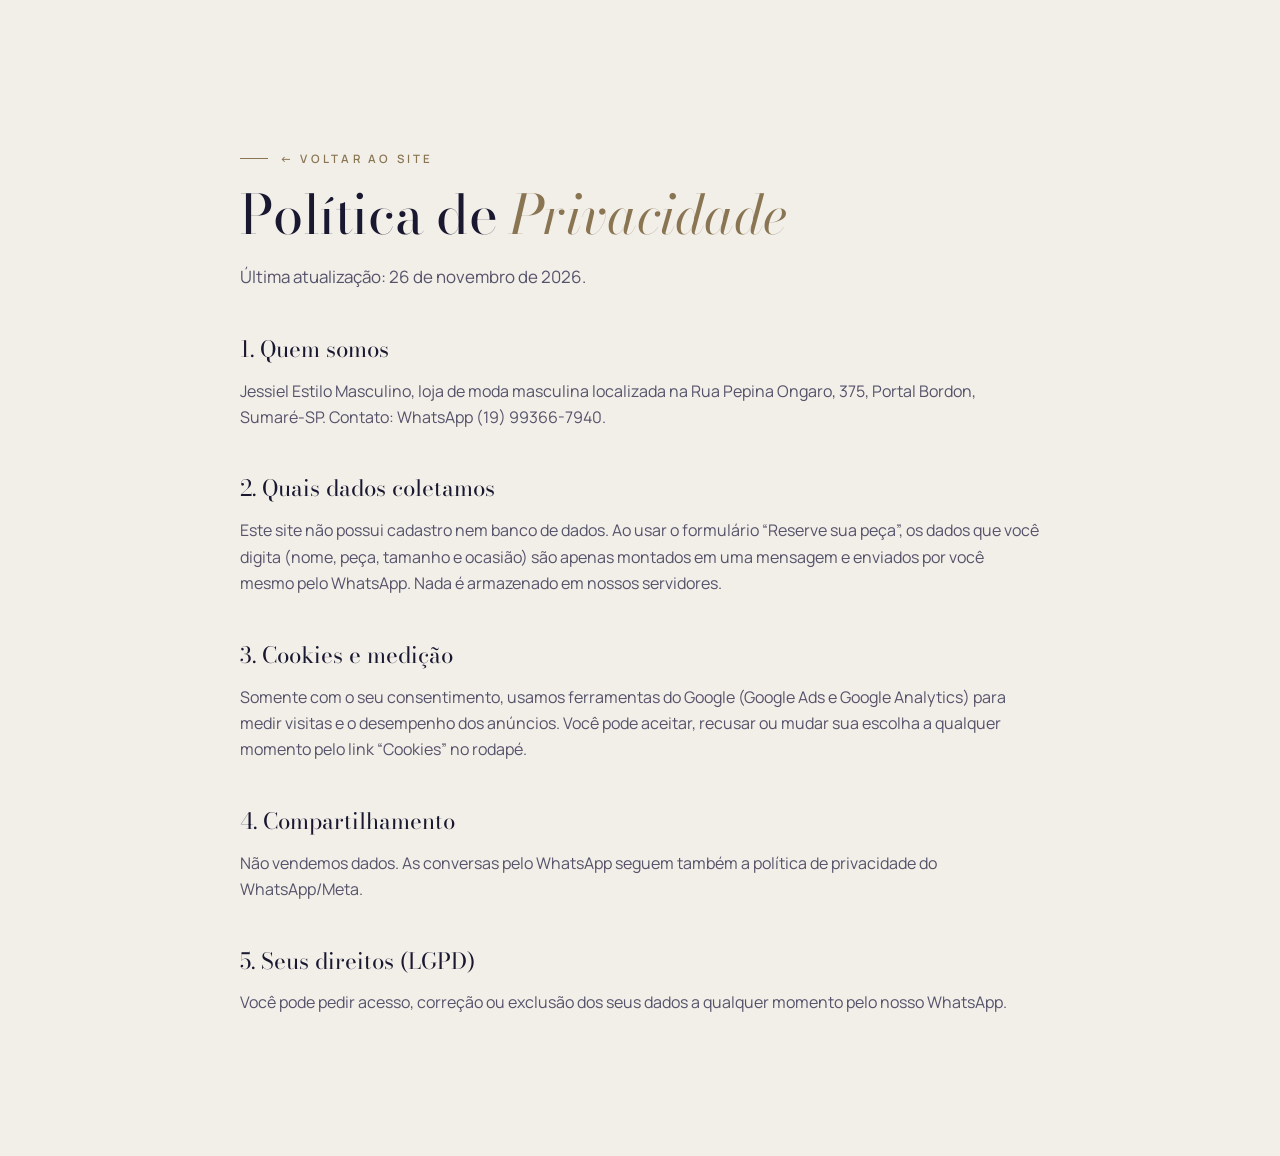
<file: jessiel/politica-de-privacidade.html>
<!doctype html>
<html lang="pt-BR">
<head>
  <meta charset="utf-8">
  <meta name="viewport" content="width=device-width, initial-scale=1">
  <title>Política de Privacidade | Jessiel Estilo Masculino</title>
  <meta name="description" content="Como a Jessiel Estilo Masculino trata seus dados pessoais, de acordo com a LGPD.">
  <link rel="canonical" href="https://www.jessielestilomasculino.com.br/politica-de-privacidade.html">
  <link rel="icon" href="assets/img/favicon.svg" type="image/svg+xml">
  <link rel="preconnect" href="https://fonts.googleapis.com">
  <link rel="preconnect" href="https://fonts.gstatic.com" crossorigin>
  <link rel="stylesheet" href="https://fonts.googleapis.com/css2?family=Bodoni+Moda:ital,opsz,wght@0,6..96,400;1,6..96,400&family=Manrope:wght@400;600&display=swap">
  <link rel="stylesheet" href="assets/css/style.css">
</head>
<body>
  <main class="section section--paper legal">
    <div class="container faq">
      <a href="./" class="eyebrow eyebrow--dark">← Voltar ao site</a>
      <h1 class="section__title">Política de <em>Privacidade</em></h1>
      <p class="section__lead">Última atualização: 26 de novembro de 2026.</p>

      <h2>1. Quem somos</h2>
      <p>Jessiel Estilo Masculino, loja de moda masculina localizada na Rua Pepina Ongaro, 375, Portal Bordon, Sumaré-SP. Contato: WhatsApp (19) 99366-7940.</p>

      <h2>2. Quais dados coletamos</h2>
      <p>Este site não possui cadastro nem banco de dados. Ao usar o formulário “Reserve sua peça”, os dados que você digita (nome, peça, tamanho e ocasião) são apenas montados em uma mensagem e enviados por você mesmo pelo WhatsApp. Nada é armazenado em nossos servidores.</p>

      <h2>3. Cookies e medição</h2>
      <p>Somente com o seu consentimento, usamos ferramentas do Google (Google Ads e Google Analytics) para medir visitas e o desempenho dos anúncios. Você pode aceitar, recusar ou mudar sua escolha a qualquer momento pelo link “Cookies” no rodapé.</p>

      <h2>4. Compartilhamento</h2>
      <p>Não vendemos dados. As conversas pelo WhatsApp seguem também a política de privacidade do WhatsApp/Meta.</p>

      <h2>5. Seus direitos (LGPD)</h2>
      <p>Você pode pedir acesso, correção ou exclusão dos seus dados a qualquer momento pelo nosso WhatsApp.</p>
    </div>
  </main>
</body>
</html>
</file>
<file: assets/css/style.css>
/* =========================================================
   Nala Clinic — Landing page
   Identidade: bronze/chocolate acetinado, dourado, creme.
   ========================================================= */
:root {
  --espresso: #160c07;
  --cocoa: #24150d;
  --chocolate: #3a2114;
  --bronze: #6e3f22;
  --caramel: #a86b3c;
  --gold: #c9a063;
  --gold-2: #e3c58c;
  --gold-3: #f4e3bf;
  --cream: #f7f0e6;
  --sand: #ece0cf;
  --ink: #2b1b12;
  --muted: #7a6455;
  --line: rgba(201, 160, 99, .35);

  --gold-grad: linear-gradient(135deg, #f4e3bf 0%, #c9a063 38%, #8f6235 62%, #e3c58c 100%);
  --satin: radial-gradient(120% 90% at 15% 10%, #7b4527 0%, transparent 55%),
           radial-gradient(90% 80% at 90% 80%, #5a321b 0%, transparent 60%),
           linear-gradient(160deg, #2a170d 0%, #1a0e08 55%, #120904 100%);

  --serif: "Bodoni Moda", "Didot", "Times New Roman", serif;
  --sans: "Jost", system-ui, -apple-system, "Segoe UI", sans-serif;

  --radius: 18px;
  --ease: cubic-bezier(.2, .7, .1, 1);
  --header-h: 76px;
}

*, *::before, *::after { box-sizing: border-box; }
html { scroll-behavior: smooth; scroll-padding-top: var(--header-h); -webkit-text-size-adjust: 100%; }
body {
  margin: 0;
  font-family: var(--sans);
  font-weight: 300;
  font-size: 1.0625rem;
  line-height: 1.65;
  color: var(--ink);
  background: var(--cream);
  overflow-x: hidden;
  -webkit-font-smoothing: antialiased;
}
img, svg { display: block; max-width: 100%; }
a { color: inherit; }
h1, h2, h3 { margin: 0; font-weight: 500; line-height: 1.1; }
p { margin: 0 0 1rem; }
ul, ol { margin: 0; padding: 0; list-style: none; }
em { font-style: italic; }
strong { font-weight: 500; }

.container { width: min(1180px, 100% - 2.5rem); margin-inline: auto; }

.skip-link {
  position: absolute; left: 1rem; top: -60px; z-index: 100;
  background: var(--gold); color: var(--espresso); padding: .6rem 1rem; border-radius: 8px;
}
.skip-link:focus { top: 1rem; }

:focus-visible { outline: 2px solid var(--gold-2); outline-offset: 3px; border-radius: 4px; }

.ico { width: 1.15em; height: 1.15em; flex: none; }

/* ---------- Tipografia utilitária ---------- */
.eyebrow {
  display: inline-flex; align-items: center; gap: .75rem;
  font-family: var(--sans); font-size: .78rem; font-weight: 500;
  letter-spacing: .28em; text-transform: uppercase;
  color: var(--gold-2);
}
.eyebrow::before { content: ""; width: 32px; height: 1px; background: currentColor; opacity: .7; }
.eyebrow--dark { color: var(--bronze); }

.section__title {
  font-family: var(--serif);
  font-size: clamp(1.9rem, 3.6vw, 3rem); font-weight: 400;
  color: var(--chocolate);
  margin-top: .9rem;
  letter-spacing: -.005em;
}
.section__title em { color: var(--caramel); }
.section__title--light { color: var(--cream); }
.section__title--light em {
  background: var(--gold-grad); -webkit-background-clip: text; background-clip: text; color: transparent;
}
.section__lead { color: var(--muted); max-width: 60ch; margin-top: 1rem; }

/* ---------- Botões ---------- */
.btn {
  --pad: .95rem 1.6rem;
  position: relative; display: inline-flex; align-items: center; justify-content: center; gap: .6rem;
  padding: var(--pad); border-radius: 999px; border: 1px solid transparent;
  font: 500 .82rem/1 var(--sans); letter-spacing: .14em; text-transform: uppercase;
  text-decoration: none; cursor: pointer; isolation: isolate; overflow: hidden;
  transition: transform .35s var(--ease), box-shadow .35s var(--ease), background-color .3s, color .3s;
}
.btn--sm { --pad: .7rem 1.15rem; font-size: .72rem; }
.btn--lg { --pad: 1.15rem 2rem; font-size: .85rem; }
.btn--block { width: 100%; }
.btn--gold {
  color: var(--espresso);
  background: var(--gold-grad); background-size: 200% 200%; background-position: 0% 50%;
  box-shadow: 0 10px 30px -10px rgba(201, 160, 99, .7), inset 0 1px 0 rgba(255, 255, 255, .5);
}
.btn--gold:hover { background-position: 100% 50%; transform: translateY(-2px); box-shadow: 0 16px 40px -12px rgba(201, 160, 99, .9); }
.btn--gold::after {
  content: ""; position: absolute; inset: 0; z-index: -1;
  background: linear-gradient(110deg, transparent 30%, rgba(255, 255, 255, .55) 50%, transparent 70%);
  transform: translateX(-120%); transition: transform .8s var(--ease);
}
.btn--gold:hover::after { transform: translateX(120%); }
.btn--ghost { color: var(--gold-3); border-color: var(--line); background: rgba(255, 255, 255, .03); backdrop-filter: blur(6px); }
.btn--ghost:hover { border-color: var(--gold); color: #fff; transform: translateY(-2px); }
.btn--dark { color: var(--gold-3); background: var(--chocolate); }
.btn--dark:hover { background: var(--espresso); transform: translateY(-2px); }

.link-btn { background: none; border: 0; padding: 0; color: inherit; font: inherit; text-decoration: underline; cursor: pointer; }

/* ---------- Header ---------- */
.header {
  position: fixed; inset: 0 0 auto; z-index: 50; height: var(--header-h);
  display: flex; align-items: center;
  transition: background-color .4s, backdrop-filter .4s, box-shadow .4s, height .4s;
}
.header.is-scrolled {
  background: rgba(22, 12, 7, .82); backdrop-filter: blur(14px) saturate(1.2);
  box-shadow: 0 1px 0 var(--line);
}
.header__inner { display: flex; align-items: center; justify-content: space-between; gap: 1.5rem; }

.logo { display: inline-flex; align-items: center; gap: .75rem; text-decoration: none; color: var(--gold-2); }
.logo__mark { width: 42px; height: 42px; }
.logo__mark svg { width: 100%; height: 100%; }
.logo__text { display: flex; flex-direction: column; line-height: 1; }
.logo__name { font-family: var(--serif); font-size: 1.65rem; letter-spacing: .32em; font-weight: 500; }
.logo__sub { font-size: .55rem; letter-spacing: .38em; text-transform: uppercase; opacity: .8; margin-top: .3rem; }

.nav { display: flex; align-items: center; gap: 2rem; }
.nav ul { display: flex; gap: 1.7rem; }
.nav ul a {
  position: relative; text-decoration: none; color: var(--cream);
  font-size: .8rem; letter-spacing: .16em; text-transform: uppercase; font-weight: 400; opacity: .85;
}
.nav ul a::after {
  content: ""; position: absolute; left: 0; right: 0; bottom: -6px; height: 1px; background: var(--gold);
  transform: scaleX(0); transform-origin: right; transition: transform .4s var(--ease);
}
.nav ul a:hover { opacity: 1; }
.nav ul a:hover::after { transform: scaleX(1); transform-origin: left; }

.menu-toggle { display: none; width: 44px; height: 44px; border: 1px solid var(--line); border-radius: 50%; background: transparent; cursor: pointer; position: relative; }
.menu-toggle span { position: absolute; left: 12px; right: 12px; height: 1px; background: var(--gold-2); transition: transform .35s var(--ease), opacity .3s; }
.menu-toggle span:nth-child(1) { top: 16px; }
.menu-toggle span:nth-child(2) { top: 21.5px; }
.menu-toggle span:nth-child(3) { top: 27px; }
.menu-open .menu-toggle span:nth-child(1) { transform: translateY(5.5px) rotate(45deg); }
.menu-open .menu-toggle span:nth-child(2) { opacity: 0; }
.menu-open .menu-toggle span:nth-child(3) { transform: translateY(-5.5px) rotate(-45deg); }

/* ---------- Hero ---------- */
.hero {
  position: relative; min-height: 100svh; display: flex; align-items: center;
  padding: calc(var(--header-h) + 2rem) 0 5rem; color: var(--cream); overflow: hidden;
  background: var(--espresso);
}
.hero__satin {
  position: absolute; inset: -10%; background: var(--satin);
}
.hero__satin::before, .hero__satin::after {
  content: ""; position: absolute; inset: 0; pointer-events: none;
}
/* Fios dourados ondulados, como no feed */
.hero__satin::before {
  background:
    radial-gradient(140% 60% at 30% 110%, transparent 58%, rgba(227, 197, 140, .35) 58.4%, transparent 59%),
    radial-gradient(160% 70% at 80% -20%, transparent 62%, rgba(227, 197, 140, .22) 62.3%, transparent 62.8%);
  animation: drift 18s ease-in-out infinite alternate;
}
.hero__satin::after {
  background: radial-gradient(circle at 70% 40%, rgba(201, 160, 99, .18), transparent 45%);
}
.hero__satin--soft { opacity: .55; }
@keyframes drift { to { transform: translate3d(-3%, 2%, 0) rotate(-2deg) scale(1.05); } }

.hero__grid { position: relative; display: grid; grid-template-columns: 1.1fr .9fr; gap: 3rem; align-items: center; }
.hero__title { display: flex; flex-direction: column; gap: .4rem; font-family: var(--serif); font-weight: 400; }
.hero__title .eyebrow { margin-bottom: 1.2rem; }
.hero__line { display: block; font-size: clamp(2.8rem, 6.4vw, 5.4rem); line-height: 1; letter-spacing: -.01em; }
.hero__line--accent em {
  font-weight: 500;
  background: var(--gold-grad); background-size: 200% 100%;
  -webkit-background-clip: text; background-clip: text; color: transparent;
  animation: shimmer 6s ease-in-out infinite alternate;
}
@keyframes shimmer { to { background-position: 100% 0; } }
.hero__lead { margin-top: 1.8rem; max-width: 34rem; font-size: 1.15rem; color: rgba(247, 240, 230, .82); }
.hero__lead strong { color: var(--gold-3); }
.hero__actions { display: flex; flex-wrap: wrap; gap: 1rem; margin-top: 2.2rem; }
.hero__trust { display: flex; flex-wrap: wrap; gap: .6rem 1.6rem; margin-top: 2.4rem; font-size: .85rem; letter-spacing: .04em; color: rgba(247, 240, 230, .7); }
.hero__trust span { color: var(--gold); margin-right: .25rem; }

/* Cena 3D */
.hero__visual { position: relative; height: min(560px, 70vh); perspective: 1400px; }
.scene { position: absolute; inset: 0; transform-style: preserve-3d; transition: transform .6s var(--ease); }
.orbit { position: absolute; inset: 0; transform-style: preserve-3d; animation: orbit 26s linear infinite; }
.ring {
  position: absolute; left: 50%; top: 50%; border-radius: 50%;
  border: 1.5px solid transparent;
  background: linear-gradient(var(--espresso), var(--espresso)) padding-box, var(--gold-grad) border-box;
  -webkit-mask: radial-gradient(farthest-side, transparent calc(100% - 2px), #000 calc(100% - 1.5px));
          mask: radial-gradient(farthest-side, transparent calc(100% - 2px), #000 calc(100% - 1.5px));
  box-shadow: 0 0 40px rgba(201, 160, 99, .25);
}
.ring--1 { width: 440px; height: 440px; margin: -220px; transform: rotateX(72deg) rotateY(8deg); }
.ring--2 { width: 380px; height: 380px; margin: -190px; transform: rotateY(68deg) rotateX(14deg); }
.ring--3 { width: 500px; height: 500px; margin: -250px; transform: rotateX(58deg) rotateY(-42deg); opacity: .6; }
.pearl {
  position: absolute; left: 50%; top: 50%; width: 16px; height: 16px; margin: -8px; border-radius: 50%;
  background: radial-gradient(circle at 35% 30%, #fff8e8, var(--gold) 45%, #6e4424 100%);
  box-shadow: 0 0 18px rgba(244, 227, 191, .8);
}
.pearl--1 { transform: rotateX(72deg) rotateY(8deg) translateX(220px); }
.pearl--2 { transform: rotateY(68deg) rotateX(14deg) translateY(-190px); width: 10px; height: 10px; margin: -5px; }
@keyframes orbit { to { transform: rotateY(360deg) rotateZ(8deg); } }

.medallion {
  position: absolute; left: 50%; top: 50%; width: 250px; height: 250px; margin: -125px;
  border-radius: 50%; transform: translateZ(60px);
  background:
    radial-gradient(circle at 30% 25%, rgba(255, 255, 255, .25), transparent 40%),
    radial-gradient(circle at 50% 50%, #8a5130 0%, #4a2815 60%, #2a160b 100%);
  box-shadow: 0 40px 80px -20px rgba(0, 0, 0, .8), inset 0 0 0 1px rgba(227, 197, 140, .5), inset 0 -20px 40px rgba(0, 0, 0, .35);
  display: grid; place-items: center;
  animation: float 7s ease-in-out infinite;
}
.medallion__inner {
  width: 82%; height: 82%; border-radius: 50%; border: 1px solid rgba(227, 197, 140, .6);
  display: flex; flex-direction: column; align-items: center; justify-content: center; color: var(--gold-2); text-align: center;
}
.medallion__inner svg { width: 64px; height: 64px; }
.medallion__word { font-family: var(--serif); font-size: 1.8rem; letter-spacing: .35em; margin: .2rem 0 0 .35em; }
.medallion__sub { font-size: .55rem; letter-spacing: .4em; text-transform: uppercase; opacity: .75; }
@keyframes float { 50% { transform: translateZ(60px) translateY(-14px); } }

.float-card {
  position: absolute; padding: .9rem 1.2rem; border-radius: 14px;
  background: rgba(247, 240, 230, .08); border: 1px solid var(--line); backdrop-filter: blur(10px);
  display: flex; flex-direction: column; line-height: 1.2;
  box-shadow: 0 20px 40px -20px rgba(0, 0, 0, .7);
}
.float-card strong { font-family: var(--serif); font-size: 1.35rem; color: var(--gold-2); font-weight: 500; }
.float-card span { font-size: .75rem; color: rgba(247, 240, 230, .75); }
.float-card--a { left: 0; top: 14%; transform: translateZ(120px) rotateY(14deg); animation: float-a 8s ease-in-out infinite; }
.float-card--b { right: 0; bottom: 14%; transform: translateZ(90px) rotateY(-14deg); animation: float-b 9s ease-in-out infinite; }
@keyframes float-a { 50% { transform: translateZ(120px) rotateY(14deg) translateY(-12px); } }
@keyframes float-b { 50% { transform: translateZ(90px) rotateY(-14deg) translateY(12px); } }

.hero__scroll {
  position: absolute; left: 50%; bottom: 1.8rem; width: 26px; height: 42px; margin-left: -13px;
  border: 1px solid var(--line); border-radius: 20px;
}
.hero__scroll span { position: absolute; left: 50%; top: 8px; width: 2px; height: 8px; margin-left: -1px; background: var(--gold); border-radius: 2px; animation: scroll 2s ease-in-out infinite; }
@keyframes scroll { 60% { transform: translateY(12px); opacity: 0; } 100% { opacity: 0; } }

/* ---------- Marquee ---------- */
.marquee { background: var(--chocolate); color: var(--gold-2); overflow: hidden; border-block: 1px solid var(--line); }
.marquee__track { display: flex; gap: 2rem; width: max-content; padding: 1.1rem 0; animation: marquee 38s linear infinite; }
.marquee span { font-family: var(--serif); font-size: 1.3rem; font-style: italic; white-space: nowrap; }
.marquee i { font-style: normal; color: var(--gold); align-self: center; font-size: .8rem; }
@keyframes marquee { to { transform: translateX(-50%); } }

/* ---------- Seções ---------- */
.section { position: relative; padding: clamp(5rem, 10vw, 8.5rem) 0; overflow: hidden; }
.section--cream { background: var(--cream); }
.section--sand { background: var(--sand); }
.section--dark { background: var(--espresso); color: rgba(247, 240, 230, .82); }
.section__head { text-align: center; max-width: 760px; margin: 0 auto 3.5rem; display: flex; flex-direction: column; align-items: center; }
.section__head .section__lead { margin-inline: auto; }

/* ---------- Flip cards 3D ---------- */
.cards { display: grid; grid-template-columns: repeat(3, 1fr); gap: 1.6rem; perspective: 1600px; }
.flip { height: 400px; perspective: 1200px; }
.flip__inner {
  position: relative; width: 100%; height: 100%;
  transform-style: preserve-3d; transition: transform .9s var(--ease);
}
@media (hover: hover) and (pointer: fine) {
  .flip:hover .flip__inner, .flip:focus-within .flip__inner { transform: rotateY(180deg); }
}
.flip.is-flipped .flip__inner { transform: rotateY(180deg); }
.flip__face {
  position: absolute; inset: 0; border-radius: var(--radius); padding: 2.2rem 2rem;
  -webkit-backface-visibility: hidden; backface-visibility: hidden;
  display: flex; flex-direction: column;
}
.flip__front {
  background: linear-gradient(170deg, #fffaf3 0%, #f1e5d4 100%);
  border: 1px solid rgba(168, 107, 60, .2);
  box-shadow: 0 30px 60px -35px rgba(58, 33, 20, .55);
}
.flip__front::before {
  content: ""; position: absolute; inset: 10px; border-radius: calc(var(--radius) - 6px);
  border: 1px solid rgba(201, 160, 99, .3); pointer-events: none;
}
.flip__num { font-family: var(--serif); font-size: 1rem; color: var(--caramel); letter-spacing: .2em; }
.flip__icon { width: 64px; height: 64px; color: var(--caramel); margin: 1.6rem 0 1.4rem; }
.flip h3 { font-family: var(--serif); font-size: 1.6rem; font-weight: 400; color: var(--chocolate); }
.flip__front p { color: var(--muted); margin-top: .8rem; font-size: .98rem; }
.flip__btn {
  margin-top: auto; align-self: flex-start; background: none; border: 0; padding: .3rem 0; cursor: pointer;
  font: 500 .74rem var(--sans); letter-spacing: .18em; text-transform: uppercase; color: var(--bronze);
  border-bottom: 1px solid currentColor;
}
.flip__back {
  transform: rotateY(180deg);
  background: var(--satin); color: var(--cream);
  border: 1px solid var(--line);
  box-shadow: 0 30px 60px -30px rgba(22, 12, 7, .9);
}
.flip__back h3 { color: var(--gold-2); font-size: 1.5rem; }
.flip__back ul { margin: 1.3rem 0 1.5rem; display: grid; gap: .65rem; }
.flip__back li { position: relative; padding-left: 1.5rem; font-size: .95rem; color: rgba(247, 240, 230, .85); }
.flip__back li::before { content: "✦"; position: absolute; left: 0; color: var(--gold); font-size: .7rem; top: .3rem; }
.flip__back .btn { margin-top: auto; align-self: flex-start; }

/* ---------- Sobre ---------- */
.about__grid { display: grid; grid-template-columns: .9fr 1.1fr; gap: clamp(2.5rem, 6vw, 5.5rem); align-items: center; }
.about__copy > p { margin-top: 1.4rem; max-width: 56ch; }
.photo-frame {
  position: relative; aspect-ratio: 4 / 5; border-radius: 220px 220px var(--radius) var(--radius);
  padding: 12px; border: 1px solid var(--line); transform-style: preserve-3d;
  transition: transform .5s var(--ease);
}
.photo-frame__img {
  width: 100%; height: 100%; border-radius: 210px 210px 12px 12px;
  /* Para usar foto real: adicione assets/img/sobre.webp e descomente a linha abaixo
     (e remova a classe photo-frame__img--placeholder no HTML). */
  /* background: url("../img/sobre.webp") center / cover no-repeat; */
  background:
    radial-gradient(circle at 50% 30%, rgba(227, 197, 140, .35), transparent 50%),
    var(--satin);
  box-shadow: inset 0 0 0 1px rgba(227, 197, 140, .2);
}
.photo-frame__img--placeholder { display: grid; place-items: center; color: var(--gold-2); text-align: center; }
.photo-frame__img--placeholder svg { width: 38%; opacity: .85; }
.photo-frame__img--placeholder span { display: block; font-family: var(--serif); font-size: clamp(1.6rem, 3vw, 2.4rem); letter-spacing: .4em; margin: 1rem 0 0 .4em; }
.photo-frame__img--placeholder small { display: block; font-size: .65rem; letter-spacing: .4em; text-transform: uppercase; opacity: .7; margin-top: .4rem; }
.photo-frame__badge {
  position: absolute; right: -1.5rem; bottom: 2.5rem; transform: translateZ(70px);
  background: var(--cream); color: var(--chocolate); border-radius: 14px; padding: 1rem 1.3rem;
  box-shadow: 0 25px 50px -20px rgba(0, 0, 0, .7); display: flex; flex-direction: column; line-height: 1.15;
}
.photo-frame__badge strong { font-family: var(--serif); font-size: 1.8rem; color: var(--bronze); }
.photo-frame__badge span { font-size: .75rem; letter-spacing: .06em; }
.pillars { display: grid; gap: 1.2rem; margin: 2.2rem 0 2.6rem; }
.pillar { display: flex; gap: 1rem; align-items: flex-start; padding-bottom: 1.2rem; border-bottom: 1px solid rgba(201, 160, 99, .18); }
.pillar__icon { color: var(--gold); font-size: 1.3rem; line-height: 1.4; }
.pillar h3 { font-family: var(--serif); font-size: 1.3rem; font-weight: 400; color: var(--gold-3); }
.pillar p { margin: .2rem 0 0; font-size: .95rem; }

/* ---------- Método ---------- */
.steps { display: grid; grid-template-columns: repeat(4, 1fr); gap: 1.4rem; counter-reset: s; perspective: 1400px; }
.step {
  position: relative; padding: 2.2rem 1.8rem; border-radius: var(--radius);
  background: rgba(255, 255, 255, .55); border: 1px solid rgba(168, 107, 60, .18);
  transform-style: preserve-3d; transition: transform .5s var(--ease), box-shadow .5s var(--ease), background-color .5s;
}
.step:hover { background: #fffaf3; box-shadow: 0 30px 50px -30px rgba(58, 33, 20, .5); }
.step__n {
  display: inline-block; font-family: var(--serif); font-size: 3.2rem; line-height: 1;
  background: var(--gold-grad); -webkit-background-clip: text; background-clip: text; color: transparent;
}
.step h3 { font-family: var(--serif); font-size: 1.35rem; font-weight: 400; color: var(--chocolate); margin: 1rem 0 .6rem; }
.step p { color: var(--muted); font-size: .95rem; margin: 0; }
.step:not(:last-child)::after {
  content: ""; position: absolute; top: 3.3rem; right: -1.1rem; width: .8rem; height: 1px; background: var(--caramel);
}

/* ---------- Spotlight ---------- */
.spotlight { background: var(--sand); padding: 0 0 clamp(5rem, 10vw, 8rem); }
.spotlight__inner { perspective: 1600px; }
.spotlight__card {
  position: relative; overflow: hidden; border-radius: 28px; padding: clamp(2.5rem, 6vw, 5rem);
  background: var(--satin); color: rgba(247, 240, 230, .85); text-align: center;
  box-shadow: 0 50px 90px -40px rgba(22, 12, 7, .9); transform-style: preserve-3d; transition: transform .5s var(--ease);
}
.spotlight__card::before {
  content: ""; position: absolute; inset: 14px; border-radius: 20px; border: 1px solid var(--line); pointer-events: none;
}
.spotlight__card h2 { font-family: var(--serif); font-size: clamp(2.3rem, 5vw, 4rem); color: var(--cream); margin: 1rem 0 1.2rem; font-weight: 400; transform: translateZ(40px); }
.spotlight__card h2 em { background: var(--gold-grad); -webkit-background-clip: text; background-clip: text; color: transparent; }
.spotlight__card p { max-width: 52ch; margin-inline: auto; }
.spotlight__actions { display: flex; justify-content: center; flex-wrap: wrap; gap: 1rem; margin-top: 2rem; transform: translateZ(30px); }

/* ---------- Academy ---------- */
.academy { display: grid; grid-template-columns: 1.1fr .9fr; gap: 4rem; align-items: center; }
.checks { display: grid; gap: .8rem; margin: 2rem 0 2.4rem; }
.checks li { position: relative; padding-left: 2rem; }
.checks li::before {
  content: ""; position: absolute; left: 0; top: .45rem; width: 1.1rem; height: 1.1rem; border-radius: 50%;
  background: var(--gold-grad); box-shadow: inset 0 0 0 4px var(--cream);
  border: 1px solid var(--caramel);
}
.stack { position: relative; height: 380px; perspective: 1200px; transform-style: preserve-3d; }
.stack__card {
  position: absolute; left: 50%; top: 50%; width: 240px; height: 300px; margin: -150px 0 0 -120px;
  border-radius: 20px; display: flex; align-items: flex-end; padding: 1.6rem;
  font-family: var(--serif); font-size: 2rem; color: var(--gold-3);
  border: 1px solid var(--line); box-shadow: 0 40px 60px -30px rgba(22, 12, 7, .8);
  transition: transform .8s var(--ease);
}
.stack__card span { position: relative; }
.stack__card::before { content: ""; position: absolute; inset: 10px; border-radius: 14px; border: 1px solid rgba(227, 197, 140, .3); }
.stack__card--1 { background: linear-gradient(160deg, #8a5130, #3a2114); transform: rotateY(-28deg) rotateZ(-8deg) translate3d(-90px, 10px, -60px); }
.stack__card--2 { background: linear-gradient(160deg, #6e3f22, #24150d); transform: rotateY(-28deg) rotateZ(-2deg) translate3d(-10px, -6px, 0); }
.stack__card--3 { background: var(--satin); transform: rotateY(-28deg) rotateZ(5deg) translate3d(70px, -20px, 60px); }
.stack:hover .stack__card--1 { transform: rotateY(-10deg) rotateZ(-12deg) translate3d(-140px, 20px, -40px); }
.stack:hover .stack__card--2 { transform: rotateY(-10deg) rotateZ(0) translate3d(0, -20px, 20px); }
.stack:hover .stack__card--3 { transform: rotateY(-10deg) rotateZ(10deg) translate3d(130px, -10px, 80px); }

/* ---------- Social ---------- */
.social { text-align: center; background: radial-gradient(70% 90% at 50% 0%, #3d2215 0%, var(--espresso) 70%); }
.social__inner { display: flex; flex-direction: column; align-items: center; max-width: 760px; }
.social__inner p { margin: 1.4rem 0 2.2rem; max-width: 54ch; }

/* ---------- FAQ ---------- */
.faq { max-width: 860px; }
.faq__list { display: grid; gap: 1rem; }
.faq details {
  border-radius: 14px; background: #fffaf3; border: 1px solid rgba(168, 107, 60, .2);
  transition: box-shadow .4s var(--ease);
}
.faq details[open] { box-shadow: 0 25px 50px -35px rgba(58, 33, 20, .6); }
.faq summary {
  list-style: none; cursor: pointer; padding: 1.35rem 3.5rem 1.35rem 1.6rem; position: relative;
  font-family: var(--serif); font-size: 1.2rem; font-weight: 400; color: var(--chocolate);
}
.faq summary::-webkit-details-marker { display: none; }
.faq summary::after {
  content: "+"; position: absolute; right: 1.4rem; top: 50%; transform: translateY(-50%);
  font-family: var(--sans); font-weight: 300; font-size: 1.6rem; color: var(--caramel); transition: transform .4s var(--ease);
}
.faq details[open] summary::after { transform: translateY(-50%) rotate(45deg); }
.faq details p { padding: 0 1.6rem 1.4rem; margin: 0; color: var(--muted); }

/* ---------- Contato ---------- */
.contact { overflow: hidden; }
.contact__grid { position: relative; display: grid; grid-template-columns: 1fr 1fr; gap: 4rem; align-items: center; }
.contact__copy > p { margin-top: 1.4rem; }
.contact__info { display: grid; gap: .8rem; margin-top: 2rem; }
.contact__info li, .contact__info a { display: flex; gap: .8rem; align-items: center; text-decoration: none; }
.contact__info span { color: var(--gold); width: 1.2rem; text-align: center; }
.form {
  background: rgba(247, 240, 230, .05); border: 1px solid var(--line); border-radius: 24px; padding: clamp(1.6rem, 4vw, 2.6rem);
  backdrop-filter: blur(12px); box-shadow: 0 40px 80px -40px rgba(0, 0, 0, .9);
  display: grid; gap: 1.1rem;
}
.form__row { display: grid; gap: .4rem; }
.form label { font-size: .72rem; letter-spacing: .2em; text-transform: uppercase; color: var(--gold-2); }
.form input[type="text"], .form input[type="tel"], .form select {
  width: 100%; padding: .95rem 1.1rem; border-radius: 12px; font: 400 1rem var(--sans);
  color: var(--cream); background: rgba(22, 12, 7, .55); border: 1px solid rgba(201, 160, 99, .28);
  transition: border-color .3s, box-shadow .3s;
}
.form select { appearance: none; background-image: linear-gradient(45deg, transparent 50%, var(--gold) 50%), linear-gradient(135deg, var(--gold) 50%, transparent 50%); background-position: calc(100% - 20px) 50%, calc(100% - 15px) 50%; background-size: 5px 5px; background-repeat: no-repeat; }
.form select option { color: var(--ink); }
.form input::placeholder { color: rgba(247, 240, 230, .4); }
.form input:focus, .form select:focus { outline: none; border-color: var(--gold); box-shadow: 0 0 0 3px rgba(201, 160, 99, .2); }
.form [aria-invalid="true"] { border-color: #d98a6a; }
.form__consent { display: flex; gap: .7rem; align-items: flex-start; text-transform: none !important; letter-spacing: 0 !important; font-size: .85rem !important; color: rgba(247, 240, 230, .75) !important; }
.form__consent input { margin-top: .25rem; accent-color: var(--gold); width: 1rem; height: 1rem; flex: none; }
.form__error { min-height: 1.2em; margin: 0; color: #f0a98a; font-size: .9rem; }
.form__error:empty { display: none; }
.form__note { margin: 0; font-size: .78rem; text-align: center; opacity: .6; }

/* ---------- Footer ---------- */
.footer { background: #0f0805; color: rgba(247, 240, 230, .7); padding: 4.5rem 0 2rem; border-top: 1px solid var(--line); }
.footer__grid { display: grid; grid-template-columns: 1.5fr 1fr 1fr; gap: 3rem; }
.footer h3 { font-family: var(--serif); color: var(--gold-2); font-size: 1.3rem; margin-bottom: 1rem; }
.footer ul { display: grid; gap: .5rem; font-size: .92rem; }
.footer a { text-decoration: none; }
.footer a:hover { color: var(--gold-2); }
.footer__tag { margin-top: 1.2rem; max-width: 34ch; font-size: .95rem; }
.footer__legal { margin-top: 3.5rem; padding-top: 1.6rem; border-top: 1px solid rgba(201, 160, 99, .15); display: flex; flex-wrap: wrap; justify-content: space-between; gap: .5rem 2rem; font-size: .8rem; }
.footer__legal p { margin: 0; }
.footer__disclaimer { width: 100%; opacity: .6; }

/* ---------- WhatsApp flutuante ---------- */
.wa-float {
  position: fixed; right: 1.25rem; bottom: calc(1.25rem + env(safe-area-inset-bottom)); z-index: 60;
  width: 60px; height: 60px; border-radius: 50%; display: grid; place-items: center;
  color: var(--espresso); background: var(--gold-grad);
  box-shadow: 0 18px 35px -10px rgba(0, 0, 0, .6), 0 0 0 0 rgba(201, 160, 99, .6);
  animation: pulse 2.8s ease-out infinite; transition: transform .3s var(--ease);
}
.wa-float svg { width: 30px; height: 30px; }
.wa-float:hover { transform: scale(1.08) rotate(-6deg); }
@keyframes pulse { 70% { box-shadow: 0 18px 35px -10px rgba(0, 0, 0, .6), 0 0 0 18px rgba(201, 160, 99, 0); } 100% { box-shadow: 0 18px 35px -10px rgba(0, 0, 0, .6), 0 0 0 0 rgba(201, 160, 99, 0); } }

/* ---------- Consentimento ---------- */
.consent {
  position: fixed; left: 1rem; bottom: 1rem; z-index: 70; max-width: 420px;
  padding: 1.2rem 1.3rem; border-radius: 16px; color: var(--cream);
  background: rgba(22, 12, 7, .94); border: 1px solid var(--line); backdrop-filter: blur(12px);
  box-shadow: 0 30px 60px -20px rgba(0, 0, 0, .8); font-size: .9rem;
  animation: rise .6s var(--ease);
}
.consent[hidden] { display: none; }
.consent p { margin: 0 0 1rem; }
.consent a { color: var(--gold-2); }
.consent__actions { display: flex; gap: .6rem; justify-content: flex-end; }
@keyframes rise { from { opacity: 0; transform: translateY(20px); } }

/* =========================================================
   Transições 3D de entrada (scroll reveal)
   ========================================================= */
.js [data-reveal] {
  opacity: 0;
  transform: perspective(1200px) translate3d(0, 50px, -80px) rotateX(16deg);
  transform-origin: 50% 100%;
  transition: opacity 1s var(--ease), transform 1.1s var(--ease);
  transition-delay: var(--d, 0s);
  will-change: transform, opacity;
}
.js [data-reveal="left"] { transform: perspective(1200px) translate3d(-60px, 0, -80px) rotateY(18deg); transform-origin: 0 50%; }
.js [data-reveal="right"] { transform: perspective(1200px) translate3d(60px, 0, -80px) rotateY(-18deg); transform-origin: 100% 50%; }
.js [data-reveal].is-visible { opacity: 1; transform: none; }
/* Após a animação de entrada, libera o transform para o tilt */
.js [data-reveal].is-done { transition: transform .5s var(--ease), box-shadow .5s var(--ease), background-color .5s; will-change: auto; }

/* ---------- Responsivo ---------- */
@media (max-width: 1080px) {
  .cards { grid-template-columns: repeat(2, 1fr); }
  .steps { grid-template-columns: repeat(2, 1fr); }
  .step::after { display: none; }
  .nav ul { gap: 1.2rem; }
}
@media (max-width: 920px) {
  :root { --header-h: 68px; }
  .menu-toggle { display: block; z-index: 2; }
  .nav {
    position: fixed; inset: 0; flex-direction: column; justify-content: center; gap: 2.5rem;
    background: rgba(22, 12, 7, .97); backdrop-filter: blur(16px);
    opacity: 0; visibility: hidden; transform: perspective(900px) rotateX(-8deg) translateY(-20px);
    transform-origin: top; transition: opacity .45s var(--ease), transform .55s var(--ease), visibility .45s;
  }
  .menu-open .nav { opacity: 1; visibility: visible; transform: none; }
  .nav ul { flex-direction: column; align-items: center; gap: 1.6rem; }
  .nav ul a { font-family: var(--serif); font-size: 1.9rem; text-transform: none; letter-spacing: .02em; }
  .menu-open { overflow: hidden; }

  .hero__grid, .about__grid, .academy, .contact__grid { grid-template-columns: 1fr; }
  .hero { min-height: auto; padding-top: calc(var(--header-h) + 3rem); }
  .hero__visual { height: 380px; order: -1; margin-bottom: -1rem; }
  .ring--1 { width: 300px; height: 300px; margin: -150px; }
  .ring--2 { width: 260px; height: 260px; margin: -130px; }
  .ring--3 { width: 340px; height: 340px; margin: -170px; }
  .pearl--1 { transform: rotateX(72deg) rotateY(8deg) translateX(150px); }
  .pearl--2 { transform: rotateY(68deg) rotateX(14deg) translateY(-130px); }
  .medallion { width: 180px; height: 180px; margin: -90px; }
  .medallion__inner svg { width: 44px; height: 44px; }
  .medallion__word { font-size: 1.5rem; }
  .float-card { padding: .6rem .9rem; }
  .float-card strong { font-size: 1.05rem; }
  .float-card--a { top: 4%; }
  .float-card--b { bottom: 4%; }
  .about__media { max-width: 420px; margin-inline: auto; width: 100%; }
  .photo-frame__badge { right: -.5rem; }
  .academy__visual { order: -1; }
  .stack { height: 330px; }
  .footer__grid { grid-template-columns: 1fr 1fr; }
  .footer__grid > :first-child { grid-column: 1 / -1; }
}
@media (max-width: 620px) {
  body { font-size: 1rem; }
  .container { width: calc(100% - 2rem); }
  .cards, .steps { grid-template-columns: 1fr; }
  .flip { height: 380px; }
  .hero__actions .btn { width: 100%; }
  .hero__line { font-size: clamp(2.7rem, 13vw, 3.6rem); }
  .float-card span { display: none; }
  .stack__card { width: 190px; height: 240px; margin: -120px 0 0 -95px; font-size: 1.6rem; }
  .stack__card--1 { transform: rotateY(-24deg) rotateZ(-8deg) translate3d(-60px, 10px, -60px); }
  .stack__card--3 { transform: rotateY(-24deg) rotateZ(5deg) translate3d(50px, -20px, 60px); }
  .footer__grid { grid-template-columns: 1fr; }
  .consent { left: .75rem; right: .75rem; bottom: .75rem; max-width: none; }
  .wa-float { bottom: calc(1rem + env(safe-area-inset-bottom)); right: 1rem; }
}

/* ---------- Acessibilidade: menos movimento ---------- */
@media (prefers-reduced-motion: reduce) {
  html { scroll-behavior: auto; }
  *, *::before, *::after { animation-duration: .001ms !important; animation-iteration-count: 1 !important; transition-duration: .001ms !important; }
  .js [data-reveal] { opacity: 1; transform: none; }
}

/* ---------- Páginas auxiliares ---------- */
.legal__main { padding-top: calc(var(--header-h) + 4rem); }
.legal__body { max-width: 780px; }
.legal__body h2 { font-family: var(--serif); font-size: 1.7rem; color: var(--chocolate); margin: 2.4rem 0 .8rem; }
.legal__body ul { list-style: disc; padding-left: 1.3rem; display: grid; gap: .5rem; margin-bottom: 1rem; }
.legal__body a:not(.btn) { color: var(--bronze); }
.legal__body .btn { margin-top: 2rem; }
.notfound { text-align: center; }
.notfound__inner { position: relative; display: flex; flex-direction: column; align-items: center; gap: 1rem; }
</file>
<file: jessiel/assets/css/style.css>
/* =========================================================
   Jessiel Estilo Masculino — identidade visual + efeitos 3D
   Paleta: azul-noite do logo, off-white, concreto e areia.
   ========================================================= */
:root {
  --ink: #0e0d1c;
  --navy: #14122a;
  --navy-2: #1f1c3a;
  --navy-3: #2b2850;
  --paper: #f2efe9;
  --paper-2: #e6e2da;
  --concrete: #b9b7b3;
  --sand: #c8b38c;
  --sand-2: #e0cfae;
  --text: #1a1830;
  --text-soft: #55526a;
  --light: #f4f1ec;
  --light-soft: #aeaac4;
  --line-dark: rgba(20, 18, 42, .14);
  --line-light: rgba(244, 241, 236, .14);

  --serif: 'Bodoni Moda', 'Didot', 'Times New Roman', serif;
  --sans: 'Manrope', system-ui, -apple-system, 'Segoe UI', sans-serif;

  --radius: 18px;
  --ease: cubic-bezier(.2, .8, .2, 1);
  --ease-out: cubic-bezier(.16, 1, .3, 1);
  --gutter: clamp(16px, 4vw, 40px);
  --header-h: 76px;
}

*, *::before, *::after { box-sizing: border-box; }
html { scroll-behavior: smooth; scroll-padding-top: var(--header-h); -webkit-text-size-adjust: 100%; }
body {
  margin: 0;
  background: var(--ink);
  color: var(--light);
  font-family: var(--sans);
  font-size: 1rem;
  line-height: 1.65;
  -webkit-font-smoothing: antialiased;
  overflow-x: hidden;
}
img { display: block; max-width: 100%; height: auto; }
a { color: inherit; }
h1, h2, h3 { margin: 0; font-weight: 400; }
p { margin: 0; }
em { font-style: italic; }
button { font: inherit; }
:focus-visible { outline: 2px solid var(--sand); outline-offset: 3px; border-radius: 4px; }

.container { width: 100%; max-width: 1200px; margin: 0 auto; padding: 0 var(--gutter); }

.skip-link {
  position: absolute; left: 16px; top: -60px; z-index: 100;
  background: var(--sand); color: var(--ink); padding: 10px 16px; border-radius: 8px; text-decoration: none;
}
.skip-link:focus { top: 16px; }

/* ---------- Tipografia ---------- */
.eyebrow {
  display: inline-flex; align-items: center; gap: 12px;
  font-size: .72rem; letter-spacing: .28em; text-transform: uppercase; font-weight: 600;
  color: var(--sand);
}
.eyebrow::before { content: ''; width: 28px; height: 1px; background: currentColor; }
.eyebrow--dark { color: #8a7553; }

.section__title {
  font-family: var(--serif);
  font-size: clamp(2rem, 4.4vw, 3.4rem);
  line-height: 1.08;
  letter-spacing: -.01em;
  color: var(--text);
  margin-top: 18px;
  text-wrap: balance;
}
.section__title em { color: #8a7553; }
.section__title--light { color: var(--light); }
.section__title--light em { color: var(--sand); }
.section__lead { margin-top: 18px; max-width: 560px; color: var(--text-soft); font-size: 1.06rem; }
.section__lead--light { color: var(--light-soft); }

/* ---------- Botões ---------- */
.btn {
  --bg: transparent; --fg: var(--light); --bd: transparent;
  display: inline-flex; align-items: center; justify-content: center; gap: 10px;
  padding: 13px 24px; min-height: 48px;
  border-radius: 999px; border: 1px solid var(--bd);
  background: var(--bg); color: var(--fg);
  font-weight: 600; font-size: .92rem; letter-spacing: .02em;
  text-decoration: none; cursor: pointer;
  transition: transform .35s var(--ease), box-shadow .35s var(--ease), background .3s, color .3s, border-color .3s;
  transform: translateZ(0);
}
.btn svg { width: 20px; height: 20px; fill: currentColor; flex: none; }
.btn:hover { transform: translateY(-2px); }
.btn:active { transform: translateY(0) scale(.98); }
.btn--sand { --bg: var(--sand); --fg: var(--ink); box-shadow: 0 10px 30px -12px rgba(200, 179, 140, .7); }
.btn--sand:hover { --bg: var(--sand-2); box-shadow: 0 16px 36px -12px rgba(200, 179, 140, .8); }
.btn--ghost { --bd: var(--line-light); --fg: var(--light); }
.btn--ghost:hover { --bd: var(--sand); --fg: var(--sand); }
.btn--ink { --bg: var(--navy); --fg: var(--light); }
.btn--ink:hover { --bg: var(--navy-3); }
.btn--lg { padding: 16px 30px; min-height: 56px; font-size: .98rem; }
.btn--sm { padding: 9px 18px; min-height: 40px; font-size: .85rem; }
.btn--block { width: 100%; }
.linklike { background: none; border: 0; padding: 0; color: inherit; cursor: pointer; text-decoration: underline; text-underline-offset: 3px; }

/* ---------- Header ---------- */
.header {
  position: fixed; inset: 0 0 auto; z-index: 50; height: var(--header-h);
  display: flex; align-items: center;
  transition: background .4s, backdrop-filter .4s, border-color .4s;
  border-bottom: 1px solid transparent;
}
.header.is-scrolled {
  background: rgba(14, 13, 28, .94);
  backdrop-filter: blur(14px) saturate(1.2);
  -webkit-backdrop-filter: blur(14px) saturate(1.2);
  border-color: var(--line-light);
}
.header__inner { display: flex; align-items: center; justify-content: space-between; gap: 24px; }

.brand { display: inline-flex; flex-direction: column; align-items: center; text-decoration: none; line-height: 1; }
.brand__name { font-family: var(--serif); font-size: 1.55rem; letter-spacing: .08em; font-weight: 500; }
.brand__tag {
  display: flex; align-items: center; gap: 6px;
  margin-top: 5px; font-size: .52rem; letter-spacing: .32em; text-transform: uppercase; color: var(--light-soft);
}
.brand__tag::before, .brand__tag::after { content: ''; width: 12px; height: 1px; background: currentColor; }

.nav { display: flex; align-items: center; gap: 28px; font-size: .88rem; }
.nav a:not(.btn) { text-decoration: none; color: var(--light-soft); position: relative; transition: color .3s; }
.nav a:not(.btn)::after {
  content: ''; position: absolute; left: 0; right: 0; bottom: -6px; height: 1px; background: var(--sand);
  transform: scaleX(0); transform-origin: right; transition: transform .4s var(--ease);
}
.nav a:not(.btn):hover { color: var(--light); }
.nav a:not(.btn):hover::after { transform: scaleX(1); transform-origin: left; }
.nav__cta { padding: 10px 20px; min-height: 42px; }

.menu-toggle { display: none; width: 44px; height: 44px; background: none; border: 1px solid var(--line-light); border-radius: 50%; cursor: pointer; position: relative; }
.menu-toggle span { position: absolute; left: 12px; right: 12px; height: 1.5px; background: var(--light); transition: transform .35s var(--ease); }
.menu-toggle span:first-child { top: 17px; }
.menu-toggle span:last-child { top: 25px; }
.menu-open .menu-toggle span:first-child { transform: translateY(4px) rotate(45deg); }
.menu-open .menu-toggle span:last-child { transform: translateY(-4px) rotate(-45deg); }

/* ---------- Hero ---------- */
.hero {
  position: relative; min-height: 100svh; display: flex; align-items: center;
  padding: calc(var(--header-h) + 40px) 0 90px; overflow: hidden;
  background: radial-gradient(120% 90% at 75% 40%, var(--navy-2) 0%, var(--navy) 45%, var(--ink) 100%);
}
.hero__concrete, .final__concrete {
  position: absolute; inset: 0; pointer-events: none; opacity: .5; mix-blend-mode: soft-light;
  background-image: url("data:image/svg+xml,%3Csvg xmlns='http://www.w3.org/2000/svg' width='220' height='220'%3E%3Cfilter id='n'%3E%3CfeTurbulence type='fractalNoise' baseFrequency='.85' numOctaves='3' stitchTiles='stitch'/%3E%3CfeColorMatrix values='0 0 0 0 1 0 0 0 0 1 0 0 0 0 1 0 0 0 .55 0'/%3E%3C/filter%3E%3Crect width='100%25' height='100%25' filter='url(%23n)'/%3E%3C/svg%3E");
}
.hero__grid { position: relative; display: grid; grid-template-columns: 1.05fr .95fr; gap: clamp(32px, 5vw, 72px); align-items: center; }
.hero__title {
  font-family: var(--serif); font-size: clamp(2.5rem, 5.6vw, 4.6rem); line-height: 1.02; letter-spacing: -.015em;
  margin-top: 22px; text-wrap: balance;
}
.hero__title em { color: var(--sand); }
.hero__lead { margin-top: 24px; max-width: 520px; color: var(--light-soft); font-size: 1.1rem; }
.hero__ctas { display: flex; flex-wrap: wrap; gap: 14px; margin-top: 34px; }
.hero__stats { list-style: none; padding: 26px 0 0; margin: 40px 0 0; display: flex; gap: clamp(20px, 4vw, 44px); border-top: 1px solid var(--line-light); }
.hero__stats strong { display: block; font-family: var(--serif); font-size: 1.6rem; font-weight: 500; color: var(--light); }
.hero__stats span { font-size: .78rem; color: var(--light-soft); letter-spacing: .04em; }

.hero__scroll {
  position: absolute; left: 50%; bottom: 26px; width: 26px; height: 42px; margin-left: -13px;
  border: 1px solid var(--line-light); border-radius: 14px;
}
.hero__scroll span { position: absolute; left: 50%; top: 8px; width: 3px; height: 8px; margin-left: -1.5px; border-radius: 2px; background: var(--sand); animation: scrollDot 2s var(--ease) infinite; }
@keyframes scrollDot { 0% { transform: translateY(0); opacity: 1; } 80% { transform: translateY(14px); opacity: 0; } 100% { opacity: 0; } }

/* Cena 3D do hero */
.stage { perspective: 1400px; perspective-origin: 50% 40%; height: min(620px, 72vh); position: relative; }
.stage__scene {
  position: absolute; inset: 0; transform-style: preserve-3d;
  transition: transform .9s var(--ease-out);
  transform: rotateY(calc(var(--sy, -8deg) + var(--scrollX, 0deg))) rotateX(var(--sx, 4deg));
}
.stage__card {
  position: absolute; margin: 0; overflow: hidden; border-radius: var(--radius);
  box-shadow: 0 40px 80px -30px rgba(0, 0, 0, .8), 0 0 0 1px rgba(255, 255, 255, .06);
  backface-visibility: hidden;
}
.stage__card img { width: 100%; height: 100%; object-fit: cover; }
.stage__card--front {
  width: 66%; height: 82%; left: 6%; top: 8%;
  transform: translateZ(80px) rotateY(6deg);
  animation: floatA 9s ease-in-out infinite;
}
.stage__card--front img { object-position: 50% 18%; }
.stage__card--back {
  width: 54%; height: 66%; right: 0; top: 0;
  transform: translateZ(-120px) rotateY(-14deg);
  filter: brightness(.6) saturate(.8);
  animation: floatB 11s ease-in-out infinite;
}
.stage__card figcaption {
  position: absolute; left: 0; right: 0; bottom: 0; padding: 60px 22px 20px;
  background: linear-gradient(transparent, rgba(14, 13, 28, .9));
  display: flex; flex-direction: column;
}
.stage__card figcaption span { font-family: var(--serif); font-size: 1.35rem; }
.stage__card figcaption em { font-size: .8rem; color: var(--sand); letter-spacing: .08em; font-style: normal; text-transform: uppercase; }

.coin {
  position: absolute; width: 150px; height: 150px; right: 6%; bottom: 8%;
  transform-style: preserve-3d; transform: translateZ(180px);
  animation: coinSpin 14s linear infinite;
}
.coin__face {
  position: absolute; inset: 0; border-radius: 50%; display: flex; flex-direction: column; align-items: center; justify-content: center;
  background: radial-gradient(circle at 35% 30%, var(--navy-3), var(--navy) 70%);
  border: 5px solid #23203f;
  box-shadow: inset 0 0 0 1px rgba(200, 179, 140, .5), 0 25px 50px -15px rgba(0, 0, 0, .8);
  backface-visibility: hidden;
}
.coin__face span { font-family: var(--serif); font-size: 1.45rem; letter-spacing: .05em; }
.coin__face small { display: flex; gap: 4px; align-items: center; font-size: .42rem; letter-spacing: .26em; text-transform: uppercase; color: var(--light-soft); margin-top: 4px; }
.coin__face--back { transform: rotateY(180deg); }
.coin__face--back span { font-size: 3.6rem; color: var(--sand); }

.stage__tag {
  position: absolute; left: 0; top: 2%; padding: 10px 16px; border-radius: 999px;
  background: rgba(242, 239, 233, .1); border: 1px solid var(--line-light);
  backdrop-filter: blur(10px); -webkit-backdrop-filter: blur(10px);
  font-size: .72rem; letter-spacing: .22em; text-transform: uppercase;
  transform: translateZ(140px);
}

@keyframes floatA { 0%, 100% { transform: translateZ(80px) rotateY(6deg) translateY(0); } 50% { transform: translateZ(80px) rotateY(3deg) translateY(-14px); } }
@keyframes floatB { 0%, 100% { transform: translateZ(-120px) rotateY(-14deg) translateY(0); } 50% { transform: translateZ(-120px) rotateY(-10deg) translateY(16px); } }
@keyframes coinSpin { from { transform: translateZ(180px) rotateY(0); } to { transform: translateZ(180px) rotateY(360deg); } }

/* ---------- Faixa ---------- */
.marquee { overflow: hidden; background: var(--sand); color: var(--ink); padding: 16px 0; border-block: 1px solid rgba(0, 0, 0, .15); }
.marquee__track { display: flex; width: max-content; animation: marquee 38s linear infinite; }
.marquee span { font-family: var(--serif); font-size: 1.25rem; font-style: italic; padding: 0 28px; white-space: nowrap; display: inline-flex; align-items: center; gap: 56px; }
.marquee span::after { content: '✦'; font-size: .7rem; font-style: normal; margin-left: 28px; opacity: .6; }
@keyframes marquee { to { transform: translateX(-50%); } }

/* ---------- Seções + transição 3D entre seções ---------- */
.section { position: relative; padding: clamp(80px, 11vw, 140px) 0; }
.section--paper { background: var(--paper); color: var(--text); }
.section--ink { background: var(--ink); color: var(--light); }
.section__head { margin-bottom: clamp(40px, 6vw, 64px); }
.section__head--center { text-align: center; }
.section__head--center .section__lead { margin-inline: auto; }
.section__head--center .eyebrow::after { content: ''; width: 28px; height: 1px; background: currentColor; }

/* Painéis "dobram" para cima ao entrar na tela (controlado por --p no JS) */
.js [data-depth] {
  transform-origin: 50% 0;
  transform: perspective(1600px) rotateX(calc((1 - var(--p, 1)) * 7deg)) scale(calc(.96 + var(--p, 1) * .04));
  will-change: transform;
}
.js .section--paper[data-depth] { border-radius: calc((1 - var(--p, 1)) * 48px) calc((1 - var(--p, 1)) * 48px) 0 0; }

/* Reveal 3D */
.js [data-reveal] {
  opacity: 0;
  transform: perspective(900px) translate3d(0, 48px, -60px) rotateX(18deg);
  transform-origin: 50% 100%;
  transition: opacity 1s var(--ease-out) var(--d, 0s), transform 1.2s var(--ease-out) var(--d, 0s);
}
.js [data-reveal].is-visible { opacity: 1; transform: none; }
.js [data-reveal].is-done { transition: transform .5s var(--ease), box-shadow .5s var(--ease); }

/* ---------- Coleção ---------- */
.cats { display: grid; grid-template-columns: repeat(3, 1fr); gap: 22px; }
.cat {
  position: relative; display: flex; flex-direction: column; overflow: hidden; border-radius: var(--radius);
  background: #fff; text-decoration: none; cursor: pointer;
  box-shadow: 0 1px 0 var(--line-dark), 0 18px 40px -30px rgba(20, 18, 42, .5);
  transform-style: preserve-3d;
}
.cat img { width: 100%; aspect-ratio: 4 / 4.2; object-fit: cover; object-position: 50% 30%; transition: transform 1s var(--ease-out); }
.cat:hover img { transform: scale(1.06); }
.cat__body { padding: 22px 24px 26px; transform: translateZ(30px); }
.cat__num { font-family: var(--serif); font-style: italic; color: #8a7553; font-size: .95rem; }
.cat h3 { font-family: var(--serif); font-size: 1.45rem; margin-top: 4px; line-height: 1.15; }
.cat p { color: var(--text-soft); font-size: .92rem; margin-top: 8px; }
.cat__link { display: inline-block; margin-top: 14px; font-size: .8rem; font-weight: 700; letter-spacing: .14em; text-transform: uppercase; color: var(--navy); }
.cat--type { background: var(--navy); color: var(--light); }
.cat--type p { color: var(--light-soft); }
.cat--type .cat__num { color: var(--sand); }
.cat--type .cat__link { color: var(--sand); }
.cat__mono {
  aspect-ratio: 4 / 4.2; display: grid; place-items: center;
  font-family: var(--serif); font-size: clamp(7rem, 14vw, 11rem); color: var(--sand);
  background: radial-gradient(circle at 50% 45%, var(--navy-3), var(--navy) 65%);
  text-shadow: 0 30px 60px rgba(0, 0, 0, .5);
}

/* ---------- Lookbook (carrossel 3D) ---------- */
.looks { overflow: hidden; background: radial-gradient(80% 60% at 50% 60%, var(--navy-2), var(--ink) 70%); }
.carousel { position: relative; --n: 8; --w: clamp(170px, 22vw, 250px); --r: calc(var(--w) * 1.55); }
.carousel__viewport { perspective: 1500px; height: calc(var(--w) * 1.55); display: flex; justify-content: center; align-items: center; touch-action: pan-y; cursor: grab; user-select: none; }
.carousel__viewport:active { cursor: grabbing; }
.carousel__ring {
  list-style: none; margin: 0; padding: 0; position: relative;
  width: var(--w); height: calc(var(--w) * 1.3);
  transform-style: preserve-3d;
  transform: translateZ(calc(var(--r) * -1)) rotateY(var(--rot, 0deg));
}
.carousel__item {
  position: absolute; inset: 0;
  transform: rotateY(calc(var(--i) * 360deg / var(--n))) translateZ(var(--r));
  transition: filter .6s;
}
.carousel__item a { display: block; height: 100%; border-radius: 14px; overflow: hidden; position: relative; cursor: pointer; box-shadow: 0 30px 60px -25px rgba(0, 0, 0, .9); }
.carousel__item img { width: 100%; height: 100%; object-fit: cover; object-position: 50% 25%; pointer-events: none; -webkit-user-drag: none; }
.carousel__item span {
  position: absolute; left: 12px; bottom: 12px; padding: 6px 12px; border-radius: 999px;
  background: rgba(14, 13, 28, .7); backdrop-filter: blur(6px); -webkit-backdrop-filter: blur(6px);
  font-size: .72rem; letter-spacing: .12em; text-transform: uppercase;
}
.carousel__item.is-far { filter: brightness(.45) blur(1px); }
.carousel__item.is-back { opacity: 0; }
.carousel__item { transition: filter .6s, opacity .6s; }
.carousel__nav { display: flex; justify-content: center; align-items: center; gap: 18px; margin-top: 40px; padding: 0 16px; }
.carousel__btn {
  width: 52px; height: 52px; border-radius: 50%; border: 1px solid var(--line-light); background: transparent; color: var(--light);
  font-size: 1.2rem; cursor: pointer; transition: border-color .3s, color .3s, transform .3s;
}
.carousel__btn:hover { border-color: var(--sand); color: var(--sand); transform: scale(1.06); }
.carousel__ig { font-size: .82rem; letter-spacing: .14em; text-transform: uppercase; color: var(--sand); text-underline-offset: 6px; }

/* ---------- Ocasiões ---------- */
.occ { display: grid; grid-template-columns: repeat(3, 1fr); gap: 22px; align-items: stretch; }
.occ__card {
  position: relative; padding: 40px 32px 34px; border-radius: var(--radius);
  background: #fff; border: 1px solid var(--line-dark); display: flex; flex-direction: column;
  transform-style: preserve-3d;
}
.occ__idx { font-family: var(--serif); font-size: 3.4rem; line-height: 1; color: var(--paper-2); transform: translateZ(20px); }
.occ__card h3 { font-family: var(--serif); font-size: 1.7rem; margin-top: 18px; transform: translateZ(35px); }
.occ__card p { color: var(--text-soft); margin-top: 12px; flex: 1; }
.occ__link {
  margin-top: 26px; align-self: flex-start; cursor: pointer; text-decoration: none;
  font-size: .8rem; font-weight: 700; letter-spacing: .14em; text-transform: uppercase; color: var(--navy);
  border-bottom: 1px solid currentColor; padding-bottom: 4px; transform: translateZ(25px);
}
.occ__card--featured { background: var(--navy); color: var(--light); border-color: transparent; box-shadow: 0 40px 70px -40px rgba(20, 18, 42, .9); }
.occ__card--featured p { color: var(--light-soft); }
.occ__card--featured .occ__idx { color: var(--navy-3); }
.occ__card--featured .occ__link { color: var(--sand); }
.occ__badge {
  position: absolute; top: 22px; right: 22px; padding: 6px 12px; border-radius: 999px;
  background: var(--sand); color: var(--ink); font-size: .66rem; font-weight: 700; letter-spacing: .16em; text-transform: uppercase;
}

/* ---------- Diferenciais ---------- */
.dif { display: grid; grid-template-columns: .9fr 1.1fr; gap: clamp(40px, 6vw, 90px); align-items: start; }
.dif__intro { position: sticky; top: calc(var(--header-h) + 40px); }
.dif__list { list-style: none; margin: 0; padding: 0; counter-reset: d; }
.dif__list li { counter-increment: d; position: relative; padding: 30px 0 30px 72px; border-top: 1px solid var(--line-light); }
.dif__list li:last-child { border-bottom: 1px solid var(--line-light); }
.dif__list li::before {
  content: counter(d, decimal-leading-zero); position: absolute; left: 0; top: 30px;
  font-family: var(--serif); font-style: italic; color: var(--sand); font-size: 1.3rem;
}
.dif__list h3 { font-family: var(--serif); font-size: 1.5rem; }
.dif__list p { color: var(--light-soft); margin-top: 6px; }

/* ---------- Reserva ---------- */
.reserve { display: grid; grid-template-columns: 1fr 1fr; gap: clamp(40px, 6vw, 90px); align-items: center; }
.form {
  background: #fff; border-radius: 24px; padding: clamp(24px, 4vw, 40px);
  box-shadow: 0 50px 90px -50px rgba(20, 18, 42, .55), 0 0 0 1px var(--line-dark);
}
.form__row { margin-bottom: 18px; }
.form__row--half { display: grid; grid-template-columns: 1fr 1fr; gap: 14px; }
.form label { display: block; font-size: .78rem; font-weight: 600; letter-spacing: .06em; color: var(--text-soft); margin-bottom: 7px; }
.form input[type=text], .form select {
  width: 100%; min-height: 52px; padding: 12px 16px; border-radius: 12px; border: 1px solid var(--line-dark);
  background: var(--paper); color: var(--text); font: inherit; font-size: 1rem;
  transition: border-color .3s, box-shadow .3s, background .3s;
  appearance: none; -webkit-appearance: none;
}
.form select { background-image: linear-gradient(45deg, transparent 50%, var(--text-soft) 50%), linear-gradient(135deg, var(--text-soft) 50%, transparent 50%); background-position: calc(100% - 22px) 50%, calc(100% - 16px) 50%; background-size: 6px 6px; background-repeat: no-repeat; padding-right: 40px; }
.form input:focus, .form select:focus { outline: none; border-color: var(--navy); background-color: #fff; box-shadow: 0 0 0 4px rgba(20, 18, 42, .08); }
.form [aria-invalid=true] { border-color: #a5382c; }
.form__check { display: flex !important; gap: 10px; align-items: flex-start; font-weight: 400 !important; letter-spacing: 0 !important; font-size: .88rem !important; margin: 4px 0 8px; }
.form__check input { width: 18px; height: 18px; margin-top: 3px; accent-color: var(--navy); flex: none; }
.form__check a { color: var(--navy); }
.form__error { min-height: 1.4em; color: #a5382c; font-size: .88rem; margin-bottom: 10px; }

/* ---------- Visite ---------- */
.visit { display: grid; grid-template-columns: 1.1fr .9fr; gap: clamp(32px, 5vw, 70px); align-items: center; }
.visit__card {
  padding: clamp(28px, 5vw, 56px); border-radius: 26px;
  background: linear-gradient(145deg, var(--navy-2), var(--navy));
  border: 1px solid var(--line-light);
  box-shadow: 0 60px 100px -60px rgba(0, 0, 0, .9);
  transform-style: preserve-3d;
}
.visit address { font-style: normal; font-size: 1.15rem; margin-top: 22px; color: var(--light); }
.visit__hours { margin: 24px 0 0; display: grid; gap: 10px; }
.visit__hours div { display: flex; justify-content: space-between; gap: 16px; padding-bottom: 10px; border-bottom: 1px dashed var(--line-light); }
.visit__hours dt { color: var(--light-soft); }
.visit__hours dd { margin: 0; font-weight: 600; }
.visit__ctas { display: flex; flex-wrap: wrap; gap: 12px; margin-top: 30px; }
.visit__photo { margin: 0; position: relative; }
.visit__photo img { width: 100%; aspect-ratio: 4 / 5; object-fit: cover; border-radius: 26px; }
.visit__photo figcaption { margin-top: 14px; color: var(--light-soft); font-size: .9rem; }

/* ---------- FAQ ---------- */
.faq { max-width: 880px; }
.faq__list details { border-top: 1px solid var(--line-dark); }
.faq__list details:last-child { border-bottom: 1px solid var(--line-dark); }
.faq__list summary {
  list-style: none; cursor: pointer; padding: 24px 44px 24px 0; position: relative;
  font-family: var(--serif); font-size: clamp(1.15rem, 2vw, 1.4rem);
}
.faq__list summary::-webkit-details-marker { display: none; }
.faq__list summary::after {
  content: '+'; position: absolute; right: 4px; top: 50%; transform: translateY(-50%);
  font-family: var(--sans); font-size: 1.5rem; color: #8a7553; transition: transform .4s var(--ease);
}
.faq__list details[open] summary::after { transform: translateY(-50%) rotate(45deg); }
.faq__list details p { padding: 0 0 24px; color: var(--text-soft); max-width: 680px; }

/* ---------- CTA final ---------- */
.final { position: relative; padding: clamp(100px, 14vw, 170px) 0; text-align: center; overflow: hidden; background: radial-gradient(90% 120% at 50% 100%, var(--navy-3), var(--navy) 55%, var(--ink)); }
.final__inner { position: relative; display: flex; flex-direction: column; align-items: center; gap: 36px; }
.final__title { font-family: var(--serif); font-size: clamp(2.2rem, 5.4vw, 4.2rem); line-height: 1.05; max-width: 860px; text-wrap: balance; }
.final__title em { color: var(--sand); }

/* ---------- Rodapé ---------- */
.footer { background: var(--ink); border-top: 1px solid var(--line-light); padding: 56px 0 110px; color: var(--light-soft); font-size: .9rem; }
.footer__inner { display: grid; gap: 20px; justify-items: center; text-align: center; }
.brand--footer .brand__name { color: var(--light); }
.footer__links { display: flex; flex-wrap: wrap; justify-content: center; gap: 22px; }
.footer__links a { cursor: pointer; text-decoration: none; }
.footer__links a:hover, .linklike:hover { color: var(--sand); }
.footer__legal { font-size: .78rem; opacity: .7; }

/* ---------- WhatsApp flutuante ---------- */
.wa-float {
  position: fixed; right: 18px; bottom: calc(18px + env(safe-area-inset-bottom)); z-index: 40;
  width: 60px; height: 60px; border-radius: 50%; display: grid; place-items: center; cursor: pointer;
  background: #25d366; color: #fff; box-shadow: 0 14px 30px -10px rgba(37, 211, 102, .7);
  transition: transform .35s var(--ease);
}
.wa-float svg { width: 30px; height: 30px; fill: currentColor; }
.wa-float:hover { transform: scale(1.08) rotate(-6deg); }
.wa-float::before { content: ''; position: absolute; inset: 0; border-radius: 50%; border: 2px solid #25d366; animation: ping 2.6s var(--ease) infinite; }
@keyframes ping { 0% { transform: scale(1); opacity: .8; } 100% { transform: scale(1.6); opacity: 0; } }

/* ---------- Consentimento ---------- */
.consent {
  position: fixed; left: 16px; right: 16px; bottom: 16px; z-index: 60; max-width: 560px;
  margin: 0 auto; padding: 18px 20px; border-radius: 16px;
  background: rgba(20, 18, 42, .96); border: 1px solid var(--line-light);
  box-shadow: 0 30px 60px -20px rgba(0, 0, 0, .8);
  display: flex; flex-wrap: wrap; align-items: center; gap: 14px; font-size: .88rem; color: var(--light-soft);
}
.consent[hidden] { display: none; }
.consent p { flex: 1 1 260px; }
.consent__actions { display: flex; gap: 10px; }

/* ---------- Responsivo ---------- */
@media (max-width: 1024px) {
  .cats, .occ { grid-template-columns: repeat(2, 1fr); }
  .occ__card--featured { grid-column: 1 / -1; order: -1; }
}

@media (max-width: 880px) {
  :root { --header-h: 68px; }
  .menu-toggle { display: block; z-index: 2; }
  .nav {
    position: fixed; inset: 0; flex-direction: column; justify-content: center; gap: 26px;
    background: rgba(14, 13, 28, .98); font-size: 1.3rem;
    opacity: 0; visibility: hidden; transform: perspective(900px) rotateX(-12deg) translateY(-20px); transform-origin: 50% 0;
    transition: opacity .4s, visibility .4s, transform .5s var(--ease-out);
  }
  .nav a:not(.btn) { font-family: var(--serif); color: var(--light); }
  .menu-open .nav { opacity: 1; visibility: visible; transform: none; }
  .menu-open { overflow: hidden; }

  .hero { padding-bottom: 70px; }
  .hero__grid { grid-template-columns: 1fr; }
  .stage { height: 400px; margin-top: 8px; }
  .hero__stats { margin-top: 32px; }
  .stage__card--front { width: 62%; left: 10%; }
  .coin { width: 108px; height: 108px; right: 4%; }
  .coin__face span { font-size: 1.05rem; }
  .coin__face--back span { font-size: 2.6rem; }
  .hero__scroll { display: none; }

  .dif, .reserve, .visit { grid-template-columns: 1fr; }
  .dif__intro { position: static; }
  .visit__photo img { aspect-ratio: 16 / 11; }
}

@media (max-width: 600px) {
  .cats, .occ { grid-template-columns: 1fr; }
  .cat { flex-direction: row; }
  .cat img, .cat__mono { width: 40%; aspect-ratio: auto; min-height: 100%; flex: none; }
  .cat__mono { font-size: 5rem; }
  .cat__body { padding: 18px; }
  .cat h3 { font-size: 1.2rem; }
  .cat p { font-size: .85rem; }
  .hero__stats { gap: 18px; }
  .hero__stats strong { font-size: 1.3rem; }
  .hero__ctas .btn { flex: 1 1 100%; }
  .form__row--half { grid-template-columns: 1fr; }
  .stage { height: 360px; }
  .hero__title { margin-top: 16px; }
  .hero__lead { margin-top: 16px; font-size: 1rem; }
  .hero__ctas { margin-top: 24px; }
  .stage__tag { display: none; }
  .marquee span { font-size: 1.05rem; }
}

/* ---------- Movimento reduzido ---------- */
@media (prefers-reduced-motion: reduce) {
  *, *::before, *::after { animation: none !important; transition: none !important; scroll-behavior: auto !important; }
  .js [data-reveal] { opacity: 1; transform: none; }
  .js [data-depth] { transform: none; border-radius: 0; }
  .carousel__viewport { height: auto; perspective: none; cursor: default; }
  .carousel__ring { display: grid; grid-template-columns: repeat(auto-fill, minmax(160px, 1fr)); gap: 14px; width: 100%; max-width: 1200px; height: auto; padding: 0 var(--gutter); transform: none; }
  .carousel__item { position: relative; transform: none; aspect-ratio: 3 / 4; }
  .carousel__item.is-far { filter: none; }
  .carousel__btn { display: none; }
}

/* ---------- Páginas internas ---------- */
.legal { min-height: 100vh; }
.legal h2 { font-family: var(--serif); font-size: 1.4rem; margin: 40px 0 10px; }
.legal p { color: var(--text-soft); }
.legal .eyebrow { text-decoration: none; }
.notfound { min-height: 100vh; display: grid; place-items: center; }
</file>
